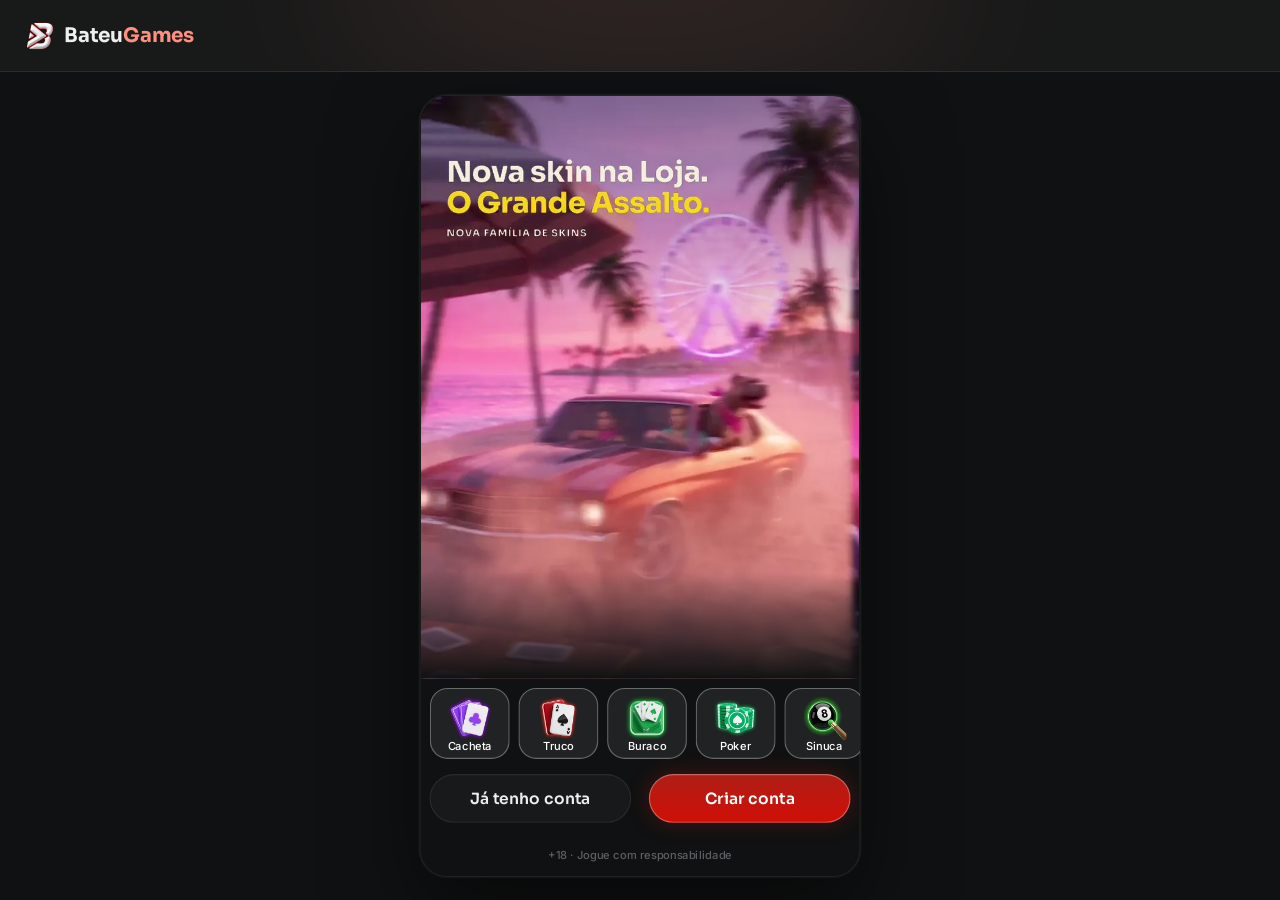
<file: index.html>
<!doctype html>
<html lang="pt-BR">
<head>
<meta charset="utf-8">
<meta name="viewport" content="width=device-width, initial-scale=1, viewport-fit=cover, user-scalable=no">
<meta name="robots" content="noindex, nofollow">
<meta name="theme-color" content="#141e2a">
<meta name="mobile-web-app-capable" content="yes">
<meta name="apple-mobile-web-app-capable" content="yes">
<meta name="apple-mobile-web-app-status-bar-style" content="black-translucent">
<title>Bateu Games · protótipo</title>
<link rel="icon" href="assets/ui/logo_icon.webp">
<link rel="preconnect" href="https://fonts.googleapis.com">
<link rel="preconnect" href="https://fonts.gstatic.com" crossorigin>
<link rel="stylesheet" href="https://fonts.googleapis.com/css2?family=Inter:wght@400;500;600;700&family=Sora:wght@600;700;800&display=swap">
<link rel="stylesheet" href="css/tokens.css?v=bateu-11261814">
<link rel="stylesheet" href="css/ui.css?v=bateu-11261814">
<link rel="stylesheet" href="css/screens.css?v=bateu-11261814">
<link rel="stylesheet" href="css/game.css?v=bateu-11261814">
<link rel="stylesheet" href="css/desk.css?v=bateu-11261814">
<link rel="stylesheet" href="css/missoes.css?v=bateu-11261814">
</head>
<body>
<svg width="0" height="0" style="position:absolute" aria-hidden="true">
  <defs><clipPath id="hexclip" clipPathUnits="objectBoundingBox"><path id="hexpath" d=""/></clipPath></defs>
  <symbol id="s-E" viewBox="0 0 16 20"><path d="M8 0C5 4 0 7.5 0 11.5C0 14 2 16 4.5 16C5.7 16 6.8 15.5 7.5 14.7C7.3 16.6 6.5 18.3 5 20H11C9.5 18.3 8.7 16.6 8.5 14.7C9.2 15.5 10.3 16 11.5 16C14 16 16 14 16 11.5C16 7.5 11 4 8 0Z"/></symbol>
  <symbol id="s-C" viewBox="0 0 20 18.4"><path d="M10 18.35L8.55 17.03C3.4 12.36 0 9.28 0 5.5C0 2.420 2.42 0 5.5 0C7.24 0 8.91 0.81 10 2.09C11.09 0.81 12.76 0 14.5 0C17.58 0 20 2.42 20 5.5C20 9.28 16.6 12.36 11.45 17.04L10 18.35Z"/></symbol>
  <symbol id="s-O" viewBox="0 0 15 20"><path d="M7.5 0L15 10L7.5 20L0 10L7.5 0Z"/></symbol>
  <symbol id="s-P" viewBox="0 0 18 18.5"><path d="M9 0C11.3 0 13.2 1.9 13.2 4.2C13.2 5 13 5.7 12.6 6.3C13 6.2 13.4 6.1 13.8 6.1C16.1 6.1 18 8 18 10.3C18 12.6 16.1 14.5 13.8 14.5C12.5 14.5 11.3 13.9 10.5 12.9C10.7 14.9 11.6 16.8 13.1 18.5H4.9C6.4 16.8 7.3 14.9 7.5 12.9C6.7 13.9 5.5 14.5 4.2 14.5C1.9 14.5 0 12.6 0 10.3C0 8 1.9 6.1 4.2 6.1C4.6 6.1 5 6.2 5.4 6.3C5 5.7 4.8 5 4.8 4.2C4.8 1.9 6.7 0 9 0Z"/></symbol>
  <symbol id="i-copy" viewBox="0 0 448 512"><path d="M208 0H332.1c12.7 0 24.9 5.1 33.9 14.1l67.9 67.9c9 9 14.1 21.2 14.1 33.9V336c0 26.5-21.5 48-48 48H208c-26.5 0-48-21.5-48-48V48c0-26.5 21.5-48 48-48zM48 128h80v64H64V448H256V416h64v48c0 26.5-21.5 48-48 48H48c-26.5 0-48-21.5-48-48V176c0-26.5 21.5-48 48-48z"/></symbol>
  <symbol id="i-share" viewBox="0 0 448 512"><path d="M352 224c53 0 96-43 96-96s-43-96-96-96s-96 43-96 96c0 4 .2 8 .7 11.9l-94.1 47C145.4 170.2 121.9 160 96 160c-53 0-96 43-96 96s43 96 96 96c25.9 0 49.4-10.2 66.6-26.9l94.1 47c-.5 3.9-.7 7.8-.7 11.9c0 53 43 96 96 96s96-43 96-96s-43-96-96-96c-25.9 0-49.4 10.2-66.6 26.9l-94.1-47c.5-3.9 .7-7.8 .7-11.9s-.2-8-.7-11.9l94.1-47C302.6 213.8 326.1 224 352 224z"/></symbol>
  <symbol id="i-wa" viewBox="0 0 448 512"><path d="M380.9 97.1C339 55.1 283.2 32 223.9 32c-122.4 0-222 99.6-222 222 0 39.1 10.2 77.3 29.6 111L0 480l117.7-30.9c32.4 17.7 68.9 27 106.1 27h.1c122.3 0 224.1-99.6 224.1-222 0-59.3-25.2-115-67.1-157zm-157 341.6c-33.2 0-65.7-8.9-94-25.7l-6.7-4-69.8 18.3L72 359.2l-4.4-7c-18.5-29.4-28.2-63.3-28.2-98.2 0-101.7 82.8-184.5 184.6-184.5 49.3 0 95.6 19.2 130.4 54.1 34.8 34.9 56.2 81.2 56.1 130.5 0 101.8-84.9 184.6-186.6 184.6zm101.2-138.2c-5.5-2.8-32.8-16.2-37.9-18-5.1-1.9-8.8-2.8-12.5 2.8-3.7 5.6-14.3 18-17.6 21.8-3.2 3.7-6.5 4.2-12 1.4-32.6-16.3-54-29.1-75.5-66-5.7-9.8 5.7-9.1 16.3-30.3 1.8-3.7.9-6.9-.5-9.7-1.4-2.8-12.5-30.1-17.1-41.2-4.5-10.8-9.1-9.3-12.5-9.5-3.2-.2-6.9-.2-10.6-.2-3.7 0-9.7 1.4-14.8 6.9-5.1 5.6-19.4 19-19.4 46.3 0 27.3 19.9 53.7 22.6 57.4 2.8 3.7 39.1 59.7 94.8 83.8 35.2 15.2 49 16.5 66.6 13.9 10.7-1.6 32.8-13.4 37.4-26.4 4.6-13 4.6-24.1 3.2-26.4-1.3-2.5-5-3.9-10.5-6.6z"/></symbol>
  <symbol id="i-pen" viewBox="0 0 512 512"><path d="M362.7 19.3L314.3 67.7 444.3 197.7l48.4-48.4c25-25 25-65.5 0-90.5L453.3 19.3c-25-25-65.5-25-90.5 0zm-71 71L58.6 323.5c-10.4 10.4-18 23.3-22.2 37.4L1 481.2C-1.5 489.7 .8 498.8 7 505s15.3 8.5 23.7 6.1l120.3-35.4c14.1-4.2 27-11.8 37.4-22.2L421.7 220.3 291.7 90.3z"/></symbol>
  <symbol id="i-plus" viewBox="0 0 448 512"><path d="M256 80c0-17.7-14.3-32-32-32s-32 14.3-32 32v144H48c-17.7 0-32 14.3-32 32s14.3 32 32 32h144v144c0 17.7 14.3 32 32 32s32-14.3 32-32V288h144c17.7 0 32-14.3 32-32s-14.3-32-32-32H256V80z"/></symbol>
  <symbol id="i-chev-l" viewBox="0 0 320 512"><path d="M9.4 233.4c-12.5 12.5-12.5 32.8 0 45.3l192 192c12.5 12.5 32.8 12.5 45.3 0s12.5-32.8 0-45.3L77.3 256 246.6 86.6c12.5-12.5 12.5-32.8 0-45.3s-32.8-12.5-45.3 0l-192 192z"/></symbol>
  <symbol id="i-chev-r" viewBox="0 0 320 512"><path d="M310.6 233.4c12.5 12.5 12.5 32.8 0 45.3l-192 192c-12.5 12.5-32.8 12.5-45.3 0s-12.5-32.8 0-45.3L242.7 256 73.4 86.6c-12.5-12.5-12.5-32.8 0-45.3s32.8-12.5 45.3 0l192 192z"/></symbol>
  <symbol id="i-chev-l-light" viewBox="0 0 320 512"><path d="M20.7 267.3c-6.2-6.2-6.2-16.4 0-22.6l192-192c6.2-6.2 16.4-6.2 22.6 0s6.2 16.4 0 22.6L54.6 256 235.3 436.7c6.2 6.2 6.2 16.4 0 22.6s-16.4 6.2-22.6 0l-192-192z"/></symbol>
  <symbol id="i-chev-r-light" viewBox="0 0 320 512"><path d="M299.3 244.7c6.2 6.2 6.2 16.4 0 22.6l-192 192c-6.2 6.2-16.4 6.2-22.6 0s-6.2-16.4 0-22.6L265.4 256 84.7 75.3c-6.2-6.2-6.2-16.4 0-22.6s16.4-6.2 22.6 0l192 192z"/></symbol>
  <symbol id="i-x" viewBox="0 0 384 512"><path d="M324.5 411.1c6.2 6.2 16.4 6.2 22.6 0s6.2-16.4 0-22.6L214.6 256 347.1 123.5c6.2-6.2 6.2-16.4 0-22.6s-16.4-6.2-22.6 0L192 233.4 59.5 100.9c-6.2-6.2-16.4-6.2-22.6 0s-6.2 16.4 0 22.6L169.4 256 36.9 388.5c-6.2 6.2-6.2 16.4 0 22.6s16.4 6.2 22.6 0L192 278.6 324.5 411.1z"/></symbol>
  <symbol id="i-search" viewBox="0 0 512 512"><path d="M384 208A176 176 0 1 0 32 208a176 176 0 1 0 352 0zM343.3 366C307 397.2 259.7 416 208 416C93.1 416 0 322.9 0 208S93.1 0 208 0S416 93.1 416 208c0 51.7-18.8 99-50 135.3L507.3 484.7c6.2 6.2 6.2 16.4 0 22.6s-16.4 6.2-22.6 0L343.3 366z"/></symbol>
  <symbol id="i-check" viewBox="0 0 512 512"><path d="M256 512A256 256 0 1 0 256 0a256 256 0 1 0 0 512zM369 209L241 337c-9.4 9.4-24.6 9.4-33.9 0l-64-64c-9.4-9.4-9.4-24.6 0-33.9s24.6-9.4 33.9 0l47 47L335 175c9.4-9.4 24.6-9.4 33.9 0s9.4 24.6 0 33.9z"/></symbol>
  <symbol id="i-eye" viewBox="0 0 576 512"><path d="M288 32c-80.8 0-145.5 36.8-192.6 80.6C48.6 156 17.3 208 2.5 243.7c-3.3 7.9-3.3 16.7 0 24.6C17.3 304 48.6 356 95.4 399.4C142.5 443.2 207.2 480 288 480s145.5-36.8 192.6-80.6c46.8-43.5 78.1-95.4 93-131.1c3.3-7.9 3.3-16.7 0-24.6c-14.9-35.7-46.2-87.7-93-131.1C433.5 68.8 368.8 32 288 32zM144 256a144 144 0 1 1 288 0 144 144 0 1 1 -288 0zm144-64c0 35.3-28.7 64-64 64c-7.1 0-13.9-1.2-20.3-3.3c-5.5-1.8-11.9 1.6-11.7 7.4c.3 6.9 1.3 13.8 3.2 20.7c13.7 51.2 66.4 81.6 117.6 67.9s81.6-66.4 67.9-117.6c-11.1-41.5-47.8-69.4-88.6-71.1c-5.8-.2-9.2 6.1-7.4 11.7c2.1 6.4 3.3 13.2 3.3 20.3z"/></symbol>
  <symbol id="i-send" viewBox="0 0 512 512"><path d="M498.1 5.6c10.1 7 15.4 19.1 13.5 31.2l-64 416c-1.5 9.7-7.4 18.2-16 23s-18.9 5.4-28 1.6L284 427.7l-68.5 74.1c-8.9 9.7-22.9 12.9-35.2 8.1S160 493.2 160 480V396.4c0-4 1.5-7.8 4.2-10.7L331.8 202.8c5.8-6.3 5.6-16-.4-22s-15.7-6.4-22-.7L106 360.8 17.7 316.6C7.1 311.3 .3 300.7 0 288.9s5.9-22.8 16.1-28.7l448-256c10.7-6.1 23.9-5.5 34 1.4z"/></symbol>
  <symbol id="i-star" viewBox="0 0 576 512"><path d="M316.9 18C311.6 7 300.4 0 288.1 0s-23.4 7-28.8 18L195 150.3 51.4 171.5c-12 1.8-22 10.2-25.7 21.7s-.7 24.2 7.9 32.7L137.8 329 113.2 474.7c-2 12 3 24.2 12.9 31.3s23 8 33.8 2.3l128.3-68.5 128.3 68.5c10.8 5.7 23.9 4.9 33.8-2.3s14.9-19.3 12.9-31.3L438.5 329 542.7 225.9c8.6-8.5 11.7-21.2 7.9-32.7s-13.7-19.9-25.7-21.7L381.2 150.3 316.9 18z"/></symbol>
  <symbol id="i-star-o" viewBox="0 0 576 512"><path d="M287.9 0c9.2 0 17.6 5.2 21.6 13.5l68.6 141.3 153.2 22.6c9 1.3 16.5 7.6 19.3 16.3s.5 18.1-5.9 24.5L433.6 328.4l26.2 155.6c1.5 9-2.2 18.1-9.7 23.5s-17.3 6-25.3 1.7l-137-73.2L151 509.1c-8.1 4.3-17.9 3.7-25.3-1.7s-11.2-14.5-9.7-23.5l26.2-155.6L31.1 218.2c-6.5-6.4-8.7-15.9-5.9-24.5s10.3-14.9 19.3-16.3l153.2-22.6L266.3 13.5C270.4 5.2 278.7 0 287.9 0zm0 79L235.4 187.2c-3.5 7.1-10.2 12.1-18.1 13.3L99 217.9 184.9 303c5.5 5.5 8.1 13.3 6.8 21L171.4 443.7l105.2-56.2c7.1-3.8 15.6-3.7 22.6 0l105.2 56.2L384.2 324.1c-1.3-7.7 1.2-15.5 6.8-21l85.9-85.1L358.6 200.5c-7.8-1.2-14.6-6.1-18.1-13.3L287.9 79z"/></symbol>
</svg>

<!-- desktop (js/desk.js): header largo, menu e chat ao vivo em volta da coluna 9:16 -->
<header class="dkh" id="dkh"></header>
<aside class="dkl" id="dkl" aria-label="Menu"></aside>
<aside class="dkr" id="dkr" aria-label="Chat ao vivo"></aside>

<div class="stage-wrap"><div class="phone" id="phone">
  <div class="status" aria-hidden="true"><span>9:41</span><span class="island"></span>
    <span class="icons"><svg width="18" height="12" viewBox="0 0 18 12" fill="#fff"><rect x="0" y="8" width="3" height="4" rx="1"/><rect x="5" y="5.5" width="3" height="6.5" rx="1"/><rect x="10" y="3" width="3" height="9" rx="1"/><rect x="15" y="0" width="3" height="12" rx="1"/></svg><svg width="16" height="12" viewBox="0 0 16 12" fill="#fff"><path d="M8 2.2c2.3 0 4.4.9 6 2.4l1.1-1.1A10 10 0 0 0 8 .6 10 10 0 0 0 .9 3.5L2 4.6a8.4 8.4 0 0 1 6-2.4zm0 3.3c1.4 0 2.7.5 3.7 1.4l1.1-1.1A7 7 0 0 0 8 3.9a7 7 0 0 0-4.8 1.9l1.1 1.1c1-.9 2.3-1.4 3.7-1.4zm0 3.3c.6 0 1.1.2 1.5.6L8 11 6.5 9.4c.4-.4.9-.6 1.5-.6z"/></svg><svg width="27" height="13" viewBox="0 0 27 13" fill="none"><rect x=".5" y=".5" width="23" height="12" rx="3.5" stroke="#fff" opacity=".4"/><rect x="2" y="2" width="20" height="9" rx="2" fill="#fff"/><rect x="25" y="4.5" width="1.6" height="4" rx=".8" fill="#fff" opacity=".4"/></svg></span>
  </div>
  <div class="app" id="app">
    <!-- telas do app (renderizadas pelo js/screens.js) -->
    <section class="scr" id="view"></section>

    <!-- tela de jogo: os motores (js/games.js) desenham dentro dela -->
    <section class="scr game-scr" id="scr-game" hidden>
      <header class="hud" id="hud"></header>
      <div class="jogo" id="jogo"><div class="board" id="board"></div></div>
      <nav class="mnav" id="mnav">
        <button data-g="voltar"><span class="back"><svg><use href="#i-chev-l-light"/></svg></span><span>Voltar</span></button>
        <button data-g="chat"><img class="ic" src="assets/icons/chat.webp" alt=""><span>Chat</span></button>
        <button data-g="mesa"><img class="ic" src="assets/icons/friends.webp" alt=""><span>Mesa</span></button>
        <button data-g="voz"><img class="ic" id="micIco" src="assets/icons/microphone-off.webp" alt=""><span>Voz</span></button>
        <button data-g="ajustes"><img class="ic" src="assets/icons/gear.webp" alt=""><span>Ajustes</span></button>
      </nav>
    </section>

    <div class="toast" id="toast"><span class="hint-pill" id="toastTxt"></span></div>
    <div id="sheet"></div>
    <div id="overlay"></div>
  </div>
</div></div>

<script src="js/core.js?v=bateu-11261814"></script>
<script src="js/ui.js?v=bateu-11261814"></script>
<script src="js/screens.js?v=bateu-11261814"></script>
<script src="js/loja.js?v=bateu-11261814"></script>
<script src="js/social.js?v=bateu-11261814"></script>
<script src="js/torneios.js?v=bateu-11261814"></script>
<script src="js/sala.js?v=bateu-11261814"></script>
<script src="js/missoes.js?v=bateu-11261814"></script>
<script src="js/games.js?v=bateu-11261814"></script>
<script src="js/sinuca.js?v=bateu-11261814"></script>
<script src="js/desk.js?v=bateu-11261814"></script>
<script src="js/boot.js?v=bateu-11261814"></script>
</body>
</html>
</file>
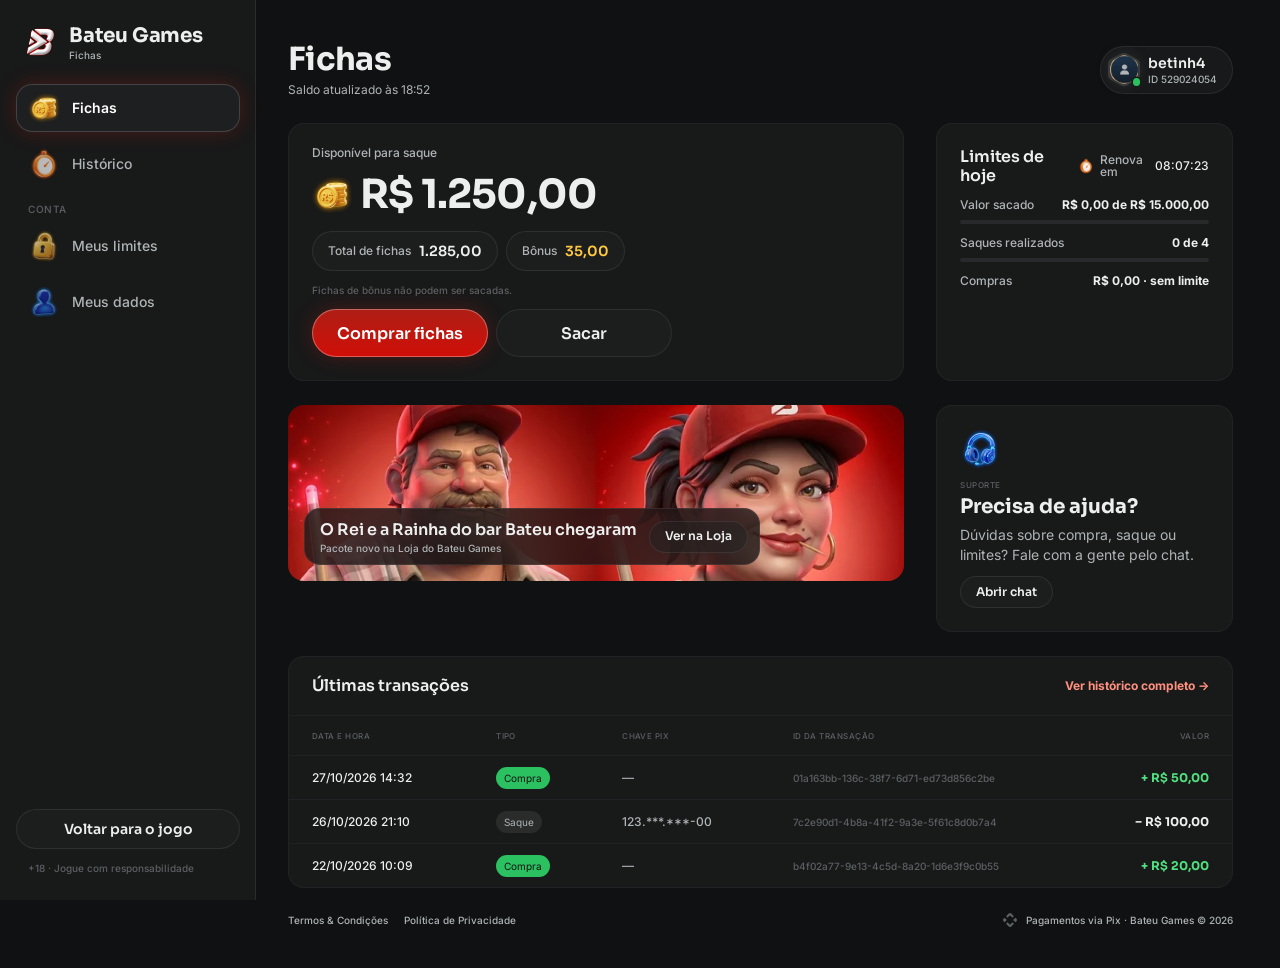
<file: fichas/index.html>
<!doctype html>
<html lang="pt-BR">
<head>
<meta charset="utf-8">
<meta name="viewport" content="width=device-width, initial-scale=1, viewport-fit=cover">
<meta name="robots" content="noindex, nofollow">
<meta name="theme-color" content="#101112">
<title>Fichas · Bateu Games</title>
<link rel="icon" href="../assets/ui/logo_icon.webp">
<link rel="preconnect" href="https://fonts.googleapis.com">
<link rel="preconnect" href="https://fonts.gstatic.com" crossorigin>
<link rel="stylesheet" href="https://fonts.googleapis.com/css2?family=Inter:wght@400;500;600;700&family=Sora:wght@600;700;800&display=swap">
<link rel="stylesheet" href="../css/tokens.css?v=20261119a">
<link rel="stylesheet" href="../css/ui.css?v=20261119a">
<link rel="stylesheet" href="fichas.css?v=20261119a">
</head>
<body>
<svg width="0" height="0" style="position:absolute" aria-hidden="true">
  <defs><clipPath id="hexclip" clipPathUnits="objectBoundingBox"><path id="hexpath" d=""/></clipPath></defs>
  <symbol id="i-chev-l-light" viewBox="0 0 320 512"><path d="M20.7 267.3c-6.2-6.2-6.2-16.4 0-22.6l192-192c6.2-6.2 16.4-6.2 22.6 0s6.2 16.4 0 22.6L54.6 256 235.3 436.7c6.2 6.2 6.2 16.4 0 22.6s-16.4 6.2-22.6 0l-192-192z"/></symbol>
  <symbol id="i-x" viewBox="0 0 384 512"><path d="M324.5 411.1c6.2 6.2 16.4 6.2 22.6 0s6.2-16.4 0-22.6L214.6 256 347.1 123.5c6.2-6.2 6.2-16.4 0-22.6s-16.4-6.2-22.6 0L192 233.4 59.5 100.9c-6.2-6.2-16.4-6.2-22.6 0s-6.2 16.4 0 22.6L169.4 256 36.9 388.5c-6.2 6.2-6.2 16.4 0 22.6s16.4 6.2 22.6 0L192 278.6 324.5 411.1z"/></symbol>
  <symbol id="i-check" viewBox="0 0 448 512"><path d="M438.6 105.4c12.5 12.5 12.5 32.8 0 45.3l-256 256c-12.5 12.5-32.8 12.5-45.3 0l-128-128c-12.5-12.5-12.5-32.8 0-45.3s32.8-12.5 45.3 0L160 338.7 393.4 105.4c12.5-12.5 32.8-12.5 45.3 0z"/></symbol>
  <symbol id="i-copy" viewBox="0 0 448 512"><path d="M208 0H332.1c12.7 0 24.9 5.1 33.9 14.1l67.9 67.9c9 9 14.1 21.2 14.1 33.9V336c0 26.5-21.5 48-48 48H208c-26.5 0-48-21.5-48-48V48c0-26.5 21.5-48 48-48zM48 128h80v64H64V448H256V416h64v48c0 26.5-21.5 48-48 48H48c-26.5 0-48-21.5-48-48V176c0-26.5 21.5-48 48-48z"/></symbol>
  <symbol id="i-pix" viewBox="0 0 24 24"><path d="M6.1 6.3 10.1 2.3a2.7 2.7 0 0 1 3.8 0l4 4-2.3 2.3-2.9-2.9a1 1 0 0 0-1.4 0L8.4 8.6 6.1 6.3zm11.8 11.4-4 4a2.7 2.7 0 0 1-3.8 0l-4-4 2.3-2.3 2.9 2.9a1 1 0 0 0 1.4 0l2.9-2.9 2.3 2.3zM2.3 10.1l1.6-1.6L7.4 12l-3.5 3.5-1.6-1.6a2.7 2.7 0 0 1 0-3.8zm19.4 0a2.7 2.7 0 0 1 0 3.8l-1.6 1.6-3.5-3.5 3.5-3.5 1.6 1.6z"/></symbol>
</svg>

<div class="fx">
  <aside class="side" id="side" aria-label="Menu"></aside>
  <div class="main">
    <header class="mtop" id="mtop"></header>
    <main class="page" id="page"></main>
    <footer class="foot" id="foot"></footer>
  </div>
</div>
<div class="veil" id="veil" hidden><section class="drawer" id="drawer" role="dialog" aria-modal="true"></section></div>
<div class="toast" id="toast"><span class="hint-pill" id="toastTxt"></span></div>

<script src="fichas.js?v=20261119a"></script>
</body>
</html>
</file>
<file: css/tokens.css>
/* Bateu Games · tokens do DS EstrelaGames (Rjx31bgpOt4m1U8DVKyWtd · modo Bateu Games), valores resolvidos 1:1 */
:root{
  color-scheme: dark;
  /* background */
  --bg-default:#101112; --bg-subtle:#181919; --bg-strong:#212223; --bg-raised:#28292a; --bg-inset:#010101; --bg-highlight:#ffffff14; --bg-chrome:#181919; --bg-divider:#28292a; --bg-band:#00000052;
  --bga-default-50:#10111280; --bga-default-75:#101112bf; --bga-subtle-50:#18191980; --bga-subtle-75:#181919bf;
  --bga-strong-25:#21222340; --bga-strong-50:#21222380; --bga-strong-75:#212223bf;
  --bga-secondary-16:#ff907f29; --bga-secondary-32:#ff907f52; --bga-accent-12:#ffc8411f;
  /* border */
  --border-muted:#ffffff14; --border-default:#212223; --border-strong:#383a3b; --border-focus:#ad1e15;
  --border-hl-top:#ffffff29; --border-gold-top:#ffcdc3e5; --border-gold-bottom:#ad1e155c;
  /* text */
  --text-default:#edeeee; --text-muted:#b0b4b6; --text-link:#ff907f; --text-subtle:#5d6062; --text-disabled:#454849;
  --text-brand:#ff907f; --text-success:#52de7e; --text-error:#ff6b6e; --text-prize:#ffc841;
  --text-on-color:#ffffff; --text-on-color-muted:#ffffffd9; --text-on-color-subtle:#ffffffb2; --text-on-light:#101112;
  /* system */
  --sys-info:#cc0200; --sys-success:#2cc160; --sys-success-strong:#8cf0a9; --sys-warning:#ffbe2e; --sys-error:#ef4452;
  --sysa-success-25:#2cc16040; --sysa-error-25:#ef445240; --sysa-info-25:#3b74f540;
  --notification-error:#ef4452;
  /* effects */
  --hl-subtle:#ffffff29; --hl:#ffffff52; --hl-strong:#ffffff7a;
  --shadow-faint:#0000001f; --shadow-subtle:#0000003d; --shadow:#00000066; --shadow-strong:#00000080;
  --glow-info:#ad1e1552; --glow-accent:#ffbe2e52; --glow-success:#52de7ea3; --glow-gold:#ff907f52; --glow-blue:#ff907f; --glow-red:#ff6b6e;
  /* surfaces */
  --surface-card-top:#181919; --surface-card-bottom:#101112; --surface-elevated-top:#28292a; --surface-elevated-bottom:#181919;
  /* buttons */
  --btn-primary-top:#ad1e15; --btn-primary-bg:#d00f08; --btn-secondary-border:#cc0200;
  --btn-disabled-top:#28292a; --btn-disabled-bg:#28292a; --btn-disabled-text:#454849;
  /* tabs */
  --tab-default-text:#b0b4b6; --tab-container:#212223; --input-border:#212223;
  --tab-padrao:#ad1e15; --tab-padrao-tint:#ad1e153d; --tab-rosa:#e93d82; --tab-rosa-tint:#e93d823d;
  /* games */
  --game-truco:#e5484d; --game-paulista:#3b74f5; --game-cacheta:#8752f2; --game-tranca:#2cc160; --game-buraco:#1f9a4a;
  --game-poker:#0fa968; --game-sinuca:#2fa35a; --game-todos:#cc0200; --game-domino:#14b8a6; --game-dama:#f76b15; --game-xadrez:#5b6cff;
  --game-paulista-tint:#3b74f53d; --game-truco-tint:#e5484d3d; --game-cacheta-tint:#8752f23d; --game-buraco-tint:#1f9a4a3d; --game-poker-tint:#0fa9683d; --game-sinuca-tint:#2fa35a3d;
  /* crew */
  --crew-engenheiro:#4fb3ff; --crew-comandante:#f5c542; --crew-piloto:#ff5a36; --crew-navegador:#e86bff; --crew-explorador:#4dffb8;
  --crew-bar:#ff9f43; --crew-reis:#34d399; --crew-nobru:#3d8bff; --crew-inhui:#ff4fb0;
  /* famílias da página Skins (mesma cor da chamada do Truco) */
  --crew-laje:#ff7f50; --crew-portaria:#3ddc84; --crew-live:#b45cff; --crew-feira:#ffa62b; --crew-navalha:#ff4fb0; --crew-varzea:#5be37d; --crew-oficina:#3db8ff; --crew-posto:#ff3b4a; --crew-fliper:#a45cff; --crew-grau:#4fa3ff; --crew-palpite:#f2b233; --crew-assalto:#ff4fa3;
  /* stake / table */
  --stake-padrao-top:#850000; --stake-padrao-bottom:#450402; --stake-iniciante-top:#1f9a4a; --stake-iniciante-bottom:#1f502c;
  --table-card-top:#1f5a4a; --table-card-bottom:#0f2e2a; --table-stake:#ffc841;
  --plus-bg:#52de7e; --plus-icon:#101112;
  --btn-success-top:#52de7e; --btn-success-bg:#1f9a4a; /* DS button-glass ☰ Type=Success (Comprar) */
  /* cards */
  --card-face:#ffffff; --card-border:#9ea2a4; --suit-red:#c72c3d; --suit-black:#141922; --back-top:#a20c06; --back-bottom:#5e0000;
  /* seat timer */
  --seat-timer-track:#ffffff1f; --seat-timer:#cc0200;
  /* type */
  --f-display:"Sora", "Inter", system-ui, sans-serif;
  --f-ui:"Inter", system-ui, -apple-system, sans-serif;
  --f-call:"Industry", "Sora", sans-serif;
  /* marca · Bateu Games (sobrescreve) */
  --back-top:#710000; --back-bottom:#23110e; --btn-primary-text:#ffffff; --crew-nobru:#CC0200; --crew-inhui:#CC0200; --crew-rainhabateu:#FF907F;
}
/* estilos de texto do DS */
.t-d3xl{font:700 64px/1.2 var(--f-display);letter-spacing:-.02em}
.t-d2xl{font:700 48px/1.2 var(--f-display);letter-spacing:-.02em}
.t-dxl{font:700 40px/1.2 var(--f-display);letter-spacing:-.02em}
.t-dl{font:700 32px/1.2 var(--f-display);letter-spacing:-.02em}
.t-dm{font:700 24px/1.2 var(--f-display);letter-spacing:-.01em}
.t-ds{font:700 20px/1.2 var(--f-display);letter-spacing:-.01em}
.t-dxs{font:600 16px/1.2 var(--f-display)}
.t-d2xs{font:600 14px/1.2 var(--f-display)}
.t-d3xs{font:600 12px/1.2 var(--f-display)}
.t-hm{font:700 20px/1.2 var(--f-ui)}
.t-ll{font:500 16px/1 var(--f-ui)} .t-lm{font:500 14px/1 var(--f-ui)} .t-ls{font:500 12px/1 var(--f-ui)} .t-lxs{font:500 10px/1 var(--f-ui)} .t-l2xs{font:500 8px/1 var(--f-ui)}
.t-link{font:700 12px/1.5 var(--f-ui)}
.t-p2xl{font:400 20px/1.5 var(--f-ui)} .t-pm{font:400 14px/1.5 var(--f-ui)} .t-ps{font:400 12px/1.5 var(--f-ui)}
</file>
<file: css/ui.css>
/* EstrelaGames · base + componentes do DS (Apple Gamer Style · Glass). Medidas 1:1 com o Figma (frame 375). */
*{box-sizing:border-box}
html,body{height:100%;margin:0}
body{background:#05080c;color:var(--text-default);font-family:var(--f-ui);-webkit-font-smoothing:antialiased;overflow:hidden;-webkit-text-size-adjust:100%}
button{font:inherit;color:inherit;border:0;background:none;padding:0;margin:0;cursor:pointer;-webkit-tap-highlight-color:transparent;text-align:inherit}
button:focus-visible,[role="button"]:focus-visible{outline:2px solid var(--border-focus);outline-offset:2px}
/* cards clicáveis são div[role=button]: o WebKit (iPhone) não estica os filhos de um <button> com flex */
[role="button"]{cursor:pointer;-webkit-tap-highlight-color:transparent;-webkit-user-select:none;user-select:none;outline:0}
input{font:inherit;color:inherit;border:0;background:none;outline:0;padding:0;margin:0;min-width:0}
img,video{display:block;max-width:100%;user-select:none;-webkit-user-drag:none}
video::-webkit-media-controls,video::-webkit-media-controls-start-playback-button,video::-webkit-media-controls-overlay-play-button{display:none!important;-webkit-appearance:none} /* sem botão de play: os vídeos são fundo */
svg{display:block}
[hidden]{display:none!important}
.ic{flex:none;object-fit:contain;pointer-events:none}

/* ---------- aparelho ---------- */
.stage-wrap{position:fixed;inset:0;display:flex;align-items:center;justify-content:center}
.phone{position:relative;width:375px;height:812px;background:var(--bg-subtle);overflow:hidden;border-radius:48px;box-shadow:0 0 0 10px #0c1016,0 0 0 11px #2a3340,0 40px 80px rgba(0,0,0,.6);transform-origin:center;display:flex;flex-direction:column}
.status{position:relative;flex:none;height:44px;display:flex;align-items:center;justify-content:space-between;padding:0 26px 0 32px;font:600 15px/1 var(--f-ui);background:var(--bg-subtle);z-index:60;pointer-events:none}
.status .island{position:absolute;left:50%;top:10px;width:118px;height:32px;margin-left:-59px;border-radius:20px;background:#000}
.status .icons{display:flex;gap:6px;align-items:center}
.app{position:relative;flex:1;min-height:0;overflow:hidden}
@media (max-width:520px){
  .phone{width:100vw;height:100vh;height:100dvh;border-radius:0;box-shadow:none;transform:none!important}
  .status{display:none}
  .app{padding-top:env(safe-area-inset-top,0px)}
}
.scr{position:absolute;inset:0;display:flex;flex-direction:column;background:var(--bg-subtle);overflow:hidden}
.app>.scr{top:env(safe-area-inset-top,0px)}
@media (min-width:521px){.app>.scr{top:0}}
.scroll{flex:1;min-height:0;overflow-y:auto;overflow-x:hidden;-webkit-overflow-scrolling:touch;scrollbar-width:none;overscroll-behavior:contain}
.scroll::-webkit-scrollbar,.hscroll::-webkit-scrollbar{display:none}
/* linha com rolagem lateral: sem clip, sangra até a borda da tela (regra Oct 26) */
.hscroll{display:flex;overflow-x:auto;overflow-y:visible;scrollbar-width:none;margin:0 -8px;padding:0 8px;scroll-padding:0 8px;-webkit-overflow-scrolling:touch}

/* ---------- ícones 3D ---------- */
.i16{width:16px;height:16px}.i20{width:20px;height:20px}.i24{width:24px;height:24px}.i28{width:28px;height:28px}.i32{width:32px;height:32px}.i36{width:36px;height:36px}.i40{width:40px;height:40px}.i48{width:48px;height:48px}

/* ---------- header-game (Mobile · Glass) ---------- */
.hdr{position:relative;flex:none;height:64px;display:flex;align-items:center;gap:4px;padding:8px 12px;background:var(--bg-subtle);overflow:hidden;z-index:20}
.hdr::before{content:"";position:absolute;left:48px;top:-70px;width:280px;height:140px;border-radius:50%;background:var(--glow-blue);filter:blur(60px);opacity:.15;pointer-events:none}
.hdr .side{position:relative;flex:1;min-width:0;display:flex;align-items:center;gap:4px}
.hdr .logo{width:24px;height:36px;display:grid;place-items:center;flex:none}
.hdr .logo img{width:25px;height:24px}
.cpill{flex:1;min-width:0;height:34px;display:flex;align-items:center;gap:2px;padding:4px;border-radius:999px;background:linear-gradient(90deg,#52de7e1a,#21222306),var(--bga-strong-50);box-shadow:inset 0 0 0 1px var(--border-muted);overflow:hidden}
.cpill.bonus{padding:4px 8px 4px 4px;background:linear-gradient(90deg,#21222306,#ffc8411a),var(--bga-strong-50)}
.cpill .ic{width:24px;height:24px}
.cpill .t{flex:1;min-width:0;display:flex;flex-direction:column;gap:2px;text-align:left}
.cpill .t small{font:500 8px/1 var(--f-ui);color:var(--text-muted)}
.cpill .t b{font:700 12px/10px var(--f-ui);color:var(--text-default);white-space:nowrap;overflow:hidden;text-overflow:ellipsis}
.cpill.bonus .t b{color:var(--text-prize)}
.cpill .plus{width:20px;height:20px;border-radius:10px;background:var(--plus-bg);display:grid;place-items:center;flex:none}
.cpill .plus svg{width:12px;height:12px;fill:var(--plus-icon)}
/* saldo com seta: abre o dropdown (DS header-game ◉ Expanded) */
.cpill .chev{width:20px;height:20px;display:grid;place-items:center;flex:none}
.cpill .chev svg{width:10px;height:10px;fill:var(--text-muted);transform:rotate(90deg);transition:transform .2s}
.cpill.open{box-shadow:inset 0 0 0 1px var(--border-strong)} .cpill.open .chev svg{transform:rotate(-90deg)}
.hdr .hbuy{flex:1;min-width:0}
/* dropdown do saldo (DS balance-panel) · celular: preso embaixo do header */
.baldrop{position:absolute;left:0;right:0;top:64px;bottom:0;z-index:45;background:var(--bga-default-75);animation:fade .15s both}
.balp{display:flex;flex-direction:column;gap:16px;max-height:100%;overflow:auto;padding:16px 16px 24px;background:var(--bg-subtle);border-radius:0 0 24px 24px;box-shadow:inset 0 -1px 0 var(--hl-subtle),0 16px 40px rgba(0,0,0,.4);animation:balIn .22s cubic-bezier(.2,.8,.2,1) both}
@keyframes balIn{from{transform:translateY(-12px);opacity:0}}
.balp .top{display:flex;justify-content:space-between;align-items:center}
.balp .top small{font:500 12px/1.2 var(--f-ui);color:var(--text-muted)}
.balp .tv{display:flex;align-items:center;gap:4px}
.balp .eye,.balp .x{display:grid;place-items:center;width:28px;height:28px}
.balp .eye svg{width:20px;height:20px;fill:var(--text-muted)}
.balp .x svg{width:12px;height:12px;fill:var(--text-muted);transform:rotate(-90deg)}
.balp .rows{display:flex;flex-direction:column;gap:12px}
.balp .kv{display:flex;justify-content:space-between;gap:12px;font:400 14px/1.4 var(--f-ui);color:var(--text-muted)}
.balp .kv b{font-weight:400;color:var(--text-default);font-variant-numeric:tabular-nums;text-align:right}
.balp hr{border:0;height:1px;background:var(--border-muted);margin:0}
.balp .acts{display:flex;gap:12px} .balp .acts .btn{flex:1}
/* Bônus Fidelidade (DS _loyalty-bonus): Resgatar quando tem valor · Juntando com a seta que abre as regras */
.fid{display:flex;flex-direction:column;gap:12px;padding:8px 12px 8px 8px;border-radius:24px;background:var(--bga-strong-50);box-shadow:inset 0 0 0 1px var(--border-muted)}
.fid.ready{flex-direction:row;align-items:center;gap:8px}
.fid .ic{width:28px;height:28px;flex:none}
.fid .t{flex:1;min-width:0;display:flex;flex-direction:column;gap:2px;text-align:left}
.fid .t b{font:400 14px/1.3 var(--f-ui);color:var(--text-default)}
.fid .t small{font:500 10px/1.2 var(--f-ui);color:var(--text-muted)}
.fid .v{font:400 14px/1 var(--f-ui);font-variant-numeric:tabular-nums}
.fid .row{display:flex;align-items:center;gap:8px;width:100%}
.fid .chev{width:20px;height:20px;display:grid;place-items:center;flex:none}
.fid .chev svg{width:10px;height:10px;fill:var(--text-muted);transform:rotate(90deg);transition:transform .2s}
.fid.open{border-radius:16px;padding:8px 12px 12px 8px} .fid.open .chev svg{transform:rotate(-90deg)}
.fid .more{display:flex;flex-direction:column;gap:12px}
.fid .wk{display:flex;flex-direction:column;gap:4px;padding:12px;border-radius:12px;background:var(--bga-default-50);box-shadow:inset 0 0 0 1px var(--border-muted)}
.fid .wk small{font:500 12px/1.2 var(--f-ui);color:var(--text-muted)}
.fid .wk b{font:700 20px/1.2 var(--f-display);color:var(--text-prize);font-variant-numeric:tabular-nums}
.fid p{margin:0;font:400 12px/1.5 var(--f-ui);color:var(--text-muted)}
.fid .kv{font-size:12px}
.hbell{position:relative;width:36px;height:36px;border-radius:18px;background:var(--bga-strong-50);box-shadow:inset 0 0 0 1px var(--border-muted);display:grid;place-items:center;flex:none}
.hbell .ic{width:28px;height:28px}
.hbell i{position:absolute;left:28px;top:0;width:8px;height:8px;border-radius:50%;background:var(--notification-error)}
.hbell i[hidden]{display:none}

/* ---------- header-avatar (hexágono com borda da tripulação) ---------- */
.hav{position:relative;display:inline-block;flex:none;width:var(--w,44px);height:var(--h,48px)}
.hav .gl{position:absolute;left:-4.5%;top:0;width:109%;aspect-ratio:1;border-radius:50%;background:var(--cc);filter:blur(calc(var(--w,44px) * .16));opacity:.45;pointer-events:none}
.hav .hx{position:absolute;inset:0;-webkit-clip-path:url(#hexclip);clip-path:url(#hexclip);background:var(--cc)}
.hav .hx img{position:absolute;inset:2px;width:calc(100% - 4px);height:calc(100% - 4px);object-fit:cover;object-position:center top;-webkit-clip-path:url(#hexclip);clip-path:url(#hexclip);background:var(--bg-raised)}
.hav .on{position:absolute;left:77%;top:75%;width:23%;aspect-ratio:1;border-radius:50%;background:var(--sys-success);box-shadow:0 0 0 1.5px var(--bg-subtle)}
.hav.xs{--w:24px;--h:26px}.hav.s{--w:32px;--h:35px}.hav.m{--w:44px;--h:48px}.hav.l{--w:56px;--h:60px}
.hav.xs .hx img,.hav.s .hx img{inset:1.5px;width:calc(100% - 3px);height:calc(100% - 3px)}
.hav.empty{height:var(--w)}
.hav.empty .av0{position:absolute;inset:4.5%;width:91%;height:91%}
.hav.empty .add{position:absolute;left:63.6%;top:63.6%;width:27.3%;height:27.3%;border-radius:50%;background:var(--plus-bg);box-shadow:0 0 0 1.2px var(--bg-subtle);display:grid;place-items:center}
.hav.empty .add svg{width:58%;height:58%;fill:var(--plus-icon)}

/* ---------- avatar circular (avatar-estrela-games) ---------- */
.av{position:relative;display:inline-block;vertical-align:middle;flex:none;width:var(--s,48px);height:var(--s,48px);border-radius:50%;background:linear-gradient(180deg,var(--surface-elevated-top),var(--surface-elevated-bottom));box-shadow:inset 0 0 0 var(--bw,2px) #ffffff29}
.av img{position:absolute;inset:var(--bw,2px);width:calc(100% - 2*var(--bw,2px));height:calc(100% - 2*var(--bw,2px));border-radius:50%;object-fit:cover;object-position:center top}
.av.s{--s:32px;--bw:1px}.av.m{--s:48px;--bw:2px}.av.l{--s:80px;--bw:3px}.av.xl{--s:120px;--bw:4px}
.av .lvl{position:absolute;left:50%;bottom:-4px;transform:translateX(-50%);padding:1px 6px;border-radius:999px;background:var(--bg-raised);box-shadow:0 0 0 2px var(--bg-default);font:600 12px/14px var(--f-display);white-space:nowrap}
.av.empty .ph{position:absolute;inset:25%;width:50%;height:50%;fill:#ffffff52}
.av .addb{position:absolute;left:63.3%;top:63.3%;width:36.7%;height:36.7%;border-radius:50%;background:var(--plus-bg);display:grid;place-items:center;box-shadow:0 0 0 3px var(--bg-subtle)}
.av .addb svg{width:50%;height:50%;fill:#fff}

/* ---------- navbar-glass ---------- */
.nav{position:absolute;left:16px;right:16px;bottom:calc(12px + env(safe-area-inset-bottom,0px));height:64px;display:flex;align-items:stretch;padding:4px;border-radius:24px;background:var(--bga-strong-75);box-shadow:inset 0 0 0 1px var(--border-muted);-webkit-backdrop-filter:blur(24px);backdrop-filter:blur(24px);z-index:30}
.nav>button{position:relative;flex:1;min-width:0;display:flex;flex-direction:column;align-items:center;justify-content:center;border-radius:20px}
.nav>button .ic{width:32px;height:32px;opacity:.75}
.nav>button>span{font:500 10px/1 var(--f-ui);color:var(--text-subtle);white-space:nowrap}
.nav>button.on{flex:none;width:104px;justify-content:flex-end;gap:2px;padding-bottom:6px;background:var(--bga-secondary-16);box-shadow:inset 0 0 0 1px var(--hl-subtle),0 0 20px var(--glow-info)}
.nav>button.on .ic{position:absolute;left:28px;top:-14px;width:48px;height:48px;opacity:1}
.nav>button.on .lr{width:100%;display:flex;align-items:center;justify-content:space-between;padding:0 8px}
.nav>button.on .lr span{font:500 10px/1 var(--f-ui);color:var(--text-on-color)}
.nav .lr i{width:16px;height:16px;display:grid;place-items:center}
.nav .lr svg{width:10px;height:16px;fill:var(--text-on-color)}

/* ---------- game-block ---------- */
.gb{position:relative;flex:none;width:72px;height:64px;border-radius:16px;display:flex;flex-direction:column;align-items:center;justify-content:center;padding:4px 0;background:var(--tab-container);box-shadow:inset 0 0 0 1px var(--hl);font:500 10px/1 var(--f-ui);color:var(--text-on-color);white-space:nowrap}
.gb .ic{width:40px;height:40px}
.gb.on{justify-content:flex-end;padding:0 0 6px;background:var(--gc);box-shadow:0 4px 12px var(--gs,transparent)}
.gb.on .ic{position:absolute;left:50%;top:-12px;width:60px;height:60px;margin-left:-30px}
.gb .lk{position:absolute;right:4px;top:4px;width:14px;height:14px;opacity:.8}
.gb.on .lk{display:none}
.games-row{gap:8px;padding-top:12px;margin-top:-12px}
.games-row .gb{width:72px}

/* ---------- tabs ---------- */
.tabs{display:flex;gap:2px;height:44px;padding:4px;border-radius:12px;background:var(--bg-raised);box-shadow:inset 0 0 0 1px var(--input-border)}
.tabs>button{position:relative;flex:1;min-width:0;height:34px;border-radius:8px;display:flex;align-items:center;justify-content:center;padding:8px 16px;font:500 12px/1 var(--f-ui);color:var(--tab-default-text);white-space:nowrap}
.tabs>button.on{background:var(--tc-tint);font:700 12px/18px var(--f-ui);color:var(--text-default)}
.tabs>button.on::after{content:"";position:absolute;left:50%;bottom:0;width:24px;height:3px;margin-left:-12px;border-radius:2px;background:var(--tc);box-shadow:0 0 8px var(--tc)}
.tabs>button .lk{font:500 9px/1 var(--f-ui);margin-left:4px;opacity:.7}
.tabs{--tc:var(--tab-padrao);--tc-tint:var(--tab-padrao-tint)}
.tabs.t-azul{--tc:var(--game-paulista);--tc-tint:var(--game-paulista-tint)}
.tabs.t-vermelha{--tc:var(--game-truco);--tc-tint:var(--game-truco-tint)}
.tabs.t-roxa{--tc:var(--game-cacheta);--tc-tint:var(--game-cacheta-tint)}
.tabs.t-verde{--tc:var(--game-buraco);--tc-tint:var(--game-buraco-tint)}
.tabs.t-rosa{--tc:var(--tab-rosa);--tc-tint:var(--tab-rosa-tint)}

/* ---------- button-glass ---------- */
.btn{display:inline-flex;align-items:center;justify-content:center;gap:8px;white-space:nowrap;transition:transform .12s,filter .12s;flex:none}
.btn:active{transform:scale(.97)}
.btn.l{height:48px;padding:0 24px;border-radius:24px;font:600 16px/1.2 var(--f-display)}
.btn.m{height:40px;padding:0 20px;border-radius:20px;font:600 14px/1.2 var(--f-display)}
.btn.s{height:32px;padding:0 16px;border-radius:16px;font:600 12px/1.2 var(--f-display)}
.btn.xl{height:56px;padding:0 24px;border-radius:28px;font:600 16px/1.2 var(--f-display)}
.btn.m44{height:44px;border-radius:22px}
.btn.pri{background:linear-gradient(180deg,var(--btn-primary-top),var(--btn-primary-bg));box-shadow:inset 0 0 0 1px var(--hl),0 0 20px var(--glow-info);color:var(--btn-primary-text)}
.btn.sec{background:var(--bga-strong-50);box-shadow:inset 0 0 0 1px var(--border-muted);color:var(--text-default)}
.btn.ok{background:linear-gradient(180deg,var(--btn-success-top),var(--btn-success-bg));box-shadow:inset 0 0 0 1px var(--hl),0 0 20px var(--glow-success);color:#fff}
.btn:disabled,.btn.dis{background:var(--btn-disabled-bg);box-shadow:none;color:var(--btn-disabled-text);pointer-events:none}
.btn.danger-txt{background:none;box-shadow:none;color:var(--text-error);font:500 14px/1 var(--f-ui)}
.btn.fill{flex:1;min-width:0}
.btn.wide{width:100%}
.btn .ic{width:20px;height:20px}

/* ---------- button-icon ---------- */
.bicon{width:40px;height:40px;border-radius:20px;display:grid;place-items:center;flex:none;background:var(--bga-strong-50);box-shadow:inset 0 0 0 1px var(--border-muted)}
.bicon .ic{width:24px;height:24px}
.bicon.s{width:32px;height:32px;border-radius:16px}.bicon.s .ic{width:20px;height:20px}
.bicon svg{width:14px;height:14px;fill:var(--text-default)}
.bicon.s28{width:28px;height:28px;border-radius:14px}.bicon.s28 svg{width:16px;height:16px}

/* ---------- tag ---------- */
.tag{display:inline-flex;align-items:center;gap:4px;padding:2px 8px;border-radius:999px;font:400 12px/18px var(--f-ui);white-space:nowrap;flex:none}
.tag.neutral{background:#ffffff14;color:var(--text-muted)}
.tag.gold{padding:3px 8px;background:#ff907f29;color:#fff;box-shadow:inset 0 0 0 1px #ffcdc38c}
.tag.success{background:var(--sys-success);color:var(--bg-default)}
.tag.danger{background:var(--sys-error);color:var(--text-default)}
.tag.info{background:var(--sys-info);color:var(--text-default)}
.tag.live{background:var(--sys-error);color:var(--text-default)}
.tag.beginner{background:var(--game-buraco);color:var(--text-default)}

/* ---------- section-title ---------- */
.stitle{display:flex;align-items:center;justify-content:space-between;gap:16px}
.stitle .tx{flex:1;min-width:0;display:flex;flex-direction:column;gap:2px}
.stitle b{font:700 20px/1.2 var(--f-display);letter-spacing:-.01em}
.stitle small{font:500 12px/1 var(--f-ui);color:var(--text-muted)}
.trow{display:flex;align-items:center;justify-content:space-between;gap:8px}
.trow b{font:600 14px/1.2 var(--f-display)}
.trow small{font:500 10px/1 var(--f-ui);color:var(--text-subtle)}

/* ---------- page-top ---------- */
.ptop{flex:none;display:flex;align-items:center;justify-content:space-between;gap:8px;padding:8px;min-height:45px}
.ptop .l{display:flex;align-items:center;gap:8px;min-width:0}
.ptop .back{width:28px;height:28px;border-radius:14px;display:grid;place-items:center;background:var(--bga-strong-50);box-shadow:inset 0 0 0 1px var(--border-muted);flex:none}
.ptop .back svg{width:10px;height:16px;fill:var(--text-default)}
.ptop .tx{display:flex;flex-direction:column;min-width:0}
.ptop .tx b{font:600 16px/1.2 var(--f-display);white-space:nowrap;overflow:hidden;text-overflow:ellipsis}
.ptop .tx small{display:flex;align-items:center;gap:4px;font:500 10px/1 var(--f-ui);color:var(--text-muted)}
.ptop .tx small i{width:6px;height:6px;border-radius:50%;background:var(--sys-success)}

/* ---------- input-search / input ---------- */
.search{display:flex;align-items:center;gap:8px;height:40px;padding:0 16px 0 12px;border-radius:20px;background:var(--bga-strong-50);box-shadow:inset 0 0 0 1px var(--border-muted)}
.search svg{width:16px;height:16px;fill:var(--text-muted);flex:none}
.search input{flex:1;font:500 12px/1 var(--f-ui);color:var(--text-default)}
.search input::placeholder{color:var(--text-muted)}
.field{display:flex;flex-direction:column;gap:8px}
.field>label{font:500 14px/1 var(--f-ui);color:var(--text-default)}
.field .box{display:flex;align-items:center;gap:8px;height:40px;padding:8px 12px;border-radius:12px;background:var(--bga-strong-50);box-shadow:inset 0 0 0 1px var(--border-muted)}
.field .box:focus-within{box-shadow:inset 0 0 0 1px var(--border-focus)}
.field .box input{flex:1;font:400 14px/1.5 var(--f-ui);color:var(--text-default)}
.field .box input::placeholder{color:var(--text-disabled)}
.field .box button svg{width:20px;height:20px;fill:var(--text-muted)}

/* ---------- otp ---------- */
.otp{display:flex;gap:8px;justify-content:center}
.otp .bx{width:48px;height:56px;border-radius:12px;background:#ffffff14;display:grid;place-items:center;font:700 24px/1.2 var(--f-display);color:var(--text-default);box-shadow:inset 0 0 0 1px var(--border-muted)}
.otp .bx.act{background:#ffffff1f;box-shadow:inset 0 0 0 2px var(--border-focus),0 0 12px var(--glow-info)}
.otp .bx.act::after{content:"";width:2px;height:24px;background:var(--border-focus);animation:blink 1s steps(1) infinite}
@keyframes blink{50%{opacity:0}}
.otp-in{position:absolute;opacity:0;pointer-events:none;width:1px;height:1px}

/* ---------- progress ---------- */
.prog{height:4px;border-radius:999px;background:#ffffff1f;overflow:hidden;flex:1}
.prog i{display:block;height:100%;border-radius:inherit;background:var(--tab-padrao);transition:width .3s}

/* ---------- stake-pill ---------- */
.stakes{position:relative;height:128px;overflow:hidden;margin:0 -8px}
.stakes .track{position:absolute;top:8px;left:50%;transform:translateX(-50%);display:flex;align-items:center;gap:8px;height:112px}
.sp{position:relative;flex:none;display:flex;flex-direction:column;border-radius:16px;padding:4px 4px 0;background:linear-gradient(180deg,var(--surface-elevated-top),var(--surface-card-bottom));box-shadow:inset 0 0 0 1px #ffffff29,0 16px 40px var(--shadow);transition:width .25s,height .25s}
.sp .st{position:relative;flex:1;align-self:stretch;border-radius:12px;display:flex;flex-direction:column;align-items:center;justify-content:center;gap:4px;background:linear-gradient(180deg,var(--stake-padrao-top),var(--stake-padrao-bottom));box-shadow:inset 0 0 0 1px var(--hl-subtle),inset 0 2px 8px var(--shadow)}
.sp .v{display:flex;align-items:center;gap:4px;font:600 14px/1.2 var(--f-display);white-space:nowrap}
.sp .v .ic{width:14px;height:14px}
.sp .q{position:absolute;top:4px;right:4px;display:flex;align-items:center;gap:3px;padding:2px 5px;border-radius:8px;background:var(--bga-strong-50);font:500 8px/1 var(--f-ui);white-space:nowrap}
.sp .q::before{content:"";width:5px;height:5px;border-radius:50%;background:var(--sys-success)}
.sp .tg{padding:2px 6px;border-radius:6px;background:var(--bga-strong-50);font:500 8px/1 var(--f-ui);color:var(--text-success)}
.sp .ft{flex:none;display:flex;align-items:center;justify-content:center;gap:3px;padding:4px 0 5px;white-space:nowrap}
.sp .ft small{font:500 8px/1 var(--f-ui);color:var(--text-muted)}
.sp .ft b{font:500 8px/1 var(--f-ui)}
.sp.ini .st{background:linear-gradient(180deg,var(--stake-iniciante-top),var(--stake-iniciante-bottom))}
.sp.S{width:68px;height:68px;padding:4px}
.sp.S .q,.sp.S .ft,.sp.S .tg{display:none}
.sp.M{width:88px;height:88px}
.sp.M .v{font:600 16px/1.2 var(--f-display)} .sp.M .v .ic{width:18px;height:18px}
.sp.L{width:112px;height:112px}
.sp.L .v{font:700 20px/1.2 var(--f-display);letter-spacing:-.01em} .sp.L .v .ic{width:24px;height:24px}
.sp.L .ft b{font:500 10px/1 var(--f-ui)}
.sp.on{box-shadow:inset 0 0 0 2px var(--btn-secondary-border),0 0 20px var(--glow-info)}
.sp.on .st{background:linear-gradient(180deg,var(--btn-primary-top),var(--btn-primary-bg))}
.sp.on.ini .st{background:linear-gradient(180deg,var(--stake-iniciante-top),var(--stake-iniciante-bottom))}
.stake-grid{display:grid;grid-template-columns:repeat(3,minmax(0,1fr));gap:12px}
.stake-grid .sp{width:auto;height:88px}

/* ---------- table-glass (mesa aberta) ---------- */
.tg-row{display:grid;grid-template-columns:repeat(2,minmax(0,1fr));gap:16px 8px}
.tgl{position:relative;height:92px;border-radius:46px;padding:4px;display:flex;background:linear-gradient(180deg,var(--surface-elevated-top),var(--surface-card-bottom));box-shadow:inset 0 0 0 1px #ffffff29,0 16px 40px var(--shadow);text-align:left}
.tgl .felt{flex:1;align-self:stretch;min-width:0;display:flex;align-items:center;padding:10px 12px 6px 70px;border-radius:41px;background:linear-gradient(180deg,var(--table-card-top),var(--table-card-bottom));box-shadow:inset 0 0 0 1px var(--hl-subtle),inset 0 2px 8px var(--shadow)}
.tgl .vals{display:flex;flex-direction:column;gap:4px;min-width:0}
.tgl .vals b{font:600 14px/1.2 var(--f-display);color:var(--table-stake);white-space:nowrap}
.tgl .vals small{font:500 10px/1 var(--f-ui);color:#ffffffb2;white-space:nowrap}
.tgl .seats{display:flex;align-items:center;gap:2px;height:20px}
.tgl .seats .pl{display:flex}
.tgl .seats .pl span{width:20px;height:20px;border-radius:10px;overflow:hidden;background:var(--cc);margin-right:-6px;box-shadow:0 0 0 1px var(--table-card-bottom)}
.tgl .seats .pl span img{width:100%;height:100%;object-fit:cover;object-position:center top}
.tgl .seats em{font:600 12px/14px var(--f-display);font-style:normal;margin-left:8px}
.tgl .tab{position:absolute;left:50%;top:-8px;transform:translateX(-50%);padding:2px 8px;border-radius:8px;background:var(--surface-elevated-top);box-shadow:inset 0 0 0 1px var(--border-muted);font:500 10px/12px var(--f-ui);color:var(--text-subtle);white-space:nowrap}
.tgl .deck{position:absolute;left:14px;top:25px;width:52px;height:52px}
.tgl.locked .felt>*{opacity:.55}
.tgl.pool{border-radius:16px}
.tgl.pool .felt{border-radius:12px;position:relative;overflow:hidden;background:linear-gradient(180deg,#2fa35a,#145c32)}
.tgl.pool .felt::before{content:"";position:absolute;left:30%;top:0;bottom:0;border-left:1px solid #ffffff29}
.tgl.pool .pk{position:absolute;width:10px;height:10px;border-radius:50%;background:#000000b2;box-shadow:inset 0 0 0 1px #ffffff1f}

/* ---------- action-tile ---------- */
.atile{width:80px;height:64px;border-radius:16px;display:flex;flex-direction:column;align-items:center;justify-content:center;background:var(--bga-strong-50);box-shadow:inset 0 0 0 1px var(--border-muted);font:600 14px/1.2 var(--f-display);flex:none}
.atile .ic{width:28px;height:28px}

/* ---------- bottom sheet (sheet glass) ---------- */
.veil{position:absolute;inset:0;z-index:50;background:var(--bga-default-75);display:flex;align-items:flex-end;animation:fade .2s both}
.bsheet{position:relative;width:100%;max-height:calc(100% - 24px);display:flex;flex-direction:column;align-items:stretch;gap:12px;padding:8px 12px calc(24px + env(safe-area-inset-bottom,0px));border-radius:24px 24px 0 0;background:var(--bg-subtle);box-shadow:inset 0 1px 0 var(--hl-subtle),0 16px 40px var(--shadow);animation:up .28s cubic-bezier(.2,.9,.3,1) both;overflow:hidden}
.bsheet.g16{gap:16px}
.bsheet .handle{width:36px;height:4px;border-radius:2px;background:var(--border-muted);align-self:center;flex:none}
.bsheet .scroll{margin:0 -12px;padding:0 12px}
.sh-h{display:flex;align-items:center;gap:12px;flex:none}
.sh-h>.ic{width:36px;height:36px}
.sh-h .tx{flex:1;min-width:0;display:flex;flex-direction:column;gap:2px}
.sh-h .tx b{font:600 16px/1.2 var(--f-display)}
.sh-h .tx small{font:500 10px/1.2 var(--f-ui);color:var(--text-subtle)}
.sh-h .tx small.ok{display:flex;align-items:center;gap:6px;color:var(--sys-success)}
.sh-h .tx small.ok::before{content:"";width:8px;height:8px;border-radius:50%;background:var(--sys-success)}
.xbtn{width:32px;height:32px;border-radius:16px;display:grid;place-items:center;background:var(--bga-strong-50);box-shadow:inset 0 0 0 1px var(--border-muted);flex:none}
.xbtn svg{width:14px;height:14px;fill:var(--text-default)}
@keyframes up{from{transform:translateY(100%)}to{transform:none}}
@keyframes fade{from{opacity:0}}
@keyframes pop{from{transform:scale(.3);opacity:0}}

/* ---------- hint (pílula) / toast ---------- */
.hint-pill{display:inline-flex;align-items:center;gap:4px;padding:4px 12px;border-radius:999px;background:var(--bga-strong-75);box-shadow:inset 0 0 0 1px var(--hl-subtle);font:500 10px/1.2 var(--f-ui);color:var(--text-default);white-space:nowrap;-webkit-backdrop-filter:blur(12px);backdrop-filter:blur(12px)}
.toast{position:absolute;left:50%;top:72px;transform:translate(-50%,-8px);opacity:0;transition:opacity .2s,transform .2s;z-index:90;pointer-events:none;max-width:calc(100% - 32px)}
.toast .hint-pill{font-size:11px;padding:6px 14px;white-space:normal;text-align:center}
.toast.show{opacity:1;transform:translate(-50%,0)}

/* ---------- list / cells ---------- */
.cell{display:flex;flex-direction:column;gap:2px;padding:8px;border-radius:12px;background:var(--bga-strong-50);box-shadow:inset 0 0 0 1px var(--border-muted);min-width:0;flex:1}
.cell small{font:500 10px/1 var(--f-ui);color:var(--text-subtle)}
.cell b{font:600 14px/1.2 var(--f-display);white-space:nowrap}
.card-raised{border-radius:16px;background:var(--bg-raised)}
.muted{color:var(--text-muted)}.subtle{color:var(--text-subtle)}.prize{color:var(--text-prize)}.ok{color:var(--text-success)}.err{color:var(--text-error)}

@media (prefers-reduced-motion: reduce){*,*::before,*::after{animation-duration:.01ms!important;animation-iteration-count:1!important;transition-duration:.01ms!important}}
</file>
<file: css/screens.css>
/* EstrelaGames · layout das telas (frames do Figma · arquivo WkFIFdpiEMFdsQUZqbs5JA) */

/* ---------- Onboarding · M01 Boas-vindas ---------- */
.ob1{background:var(--bg-default)}
.ob1 .hero{position:relative;flex:1;min-height:0;overflow:hidden;background:#05080c}
.ob1 .hero video{position:absolute;inset:0;width:100%;height:100%;object-fit:cover;object-position:center top}
.ob1 .hero::after{content:"";position:absolute;left:0;right:0;bottom:0;height:96px;background:linear-gradient(180deg,#10111200,var(--bg-default));pointer-events:none}
.ob1 .bottom{flex:none;display:flex;flex-direction:column;gap:2px;padding-bottom:env(safe-area-inset-bottom,0px)}
.ob1 .copy{padding:8px 8px 0}
.ob1 .copy .hscroll{gap:8px}
.ob1 .acts{display:flex}
.ob1 .acts>div{flex:1;min-width:0;padding:12px 8px;display:flex}
.ob1 .acts .btn{flex:1}
.ob1 .legal{margin:0;padding:10px 0 14px;text-align:center;font:500 10px/1 var(--f-ui);color:var(--text-subtle)}

/* ---------- Onboarding · M02–M05 cadastro ---------- */
.ob{padding:12px 8px calc(24px + env(safe-area-inset-bottom,0px));gap:24px}
.ob .obtop{flex:none;display:flex;align-items:center;gap:12px}
.ob .obtop .back{width:32px;height:32px;border-radius:16px;display:grid;place-items:center;background:var(--bga-strong-50);box-shadow:inset 0 0 0 1px var(--border-muted);flex:none}
.ob .obtop .back svg{width:10px;height:16px;fill:var(--text-default)}
.ob .obtop span{font:500 12px/1 var(--f-ui);color:var(--text-muted);flex:none}
.ob .obc{flex:1;min-height:0;display:flex;flex-direction:column;justify-content:space-between;gap:24px;overflow-y:auto;scrollbar-width:none}
.ob .obc::-webkit-scrollbar{display:none}
.ob .obtx{display:flex;flex-direction:column;gap:8px}
.ob h1{margin:0;font:700 32px/1.2 var(--f-display);letter-spacing:-.02em}
.ob .obtx p{margin:0;font:400 14px/1.5 var(--f-ui);color:var(--text-muted)}
.ob .form{display:flex;flex-direction:column;gap:20px}
.ob .obft{display:flex;flex-direction:column;gap:12px;flex:none}
.ob .note{margin:0;font:500 10px/1.4 var(--f-ui);color:var(--text-subtle);text-align:center}
.ob .note a{color:var(--text-link);text-decoration:none}
.ob .resend{display:flex;align-items:center;justify-content:space-between;gap:8px;font:500 14px/1 var(--f-ui);color:var(--text-muted)}
.ob .checks{display:flex;flex-direction:column;gap:10px}
.ob .checks div{display:flex;align-items:center;gap:8px;font:500 12px/1 var(--f-ui);color:var(--text-subtle)}
.ob .checks svg{width:16px;height:16px;fill:var(--text-disabled)}
.ob .checks div.on{color:var(--text-default)}
.ob .checks div.on svg{fill:var(--sys-success)}
.ob .avatar-pick{display:flex;justify-content:center}
.ob .avatar-pick .av{box-shadow:inset 0 0 0 3px var(--btn-secondary-border),0 0 20px var(--glow-info)}
.ob .avail{display:flex;align-items:center;gap:6px;font:500 12px/1 var(--f-ui);color:var(--text-success)}
.ob .avail svg{width:14px;height:14px;fill:currentColor}
.ob .avail.err{color:var(--text-error)}
.ob .sugs{display:flex;flex-wrap:wrap;align-items:center;gap:8px}
.ob .sugs .sl{font:500 10px/1 var(--f-ui);color:var(--text-muted)}
.ob .sugs .tag{cursor:pointer;font:600 12px/14px var(--f-display);padding:4px 10px}

/* ---------- Lobby (Home sem skin) ---------- */
.lobby .glowtop{position:absolute;left:48px;top:-70px;width:280px;height:140px;border-radius:50%;background:var(--glow-blue);filter:blur(60px);opacity:.22;pointer-events:none;z-index:0}
.lobby .content{position:relative;display:flex;flex-direction:column;gap:12px;padding:12px 8px 96px}
.lobby .modos{display:flex;align-items:center;gap:8px}
.lobby .modos .tabs{flex:1;min-width:0}
.lobby .sec{display:flex;flex-direction:column;gap:8px}
.lobby .sec.open{gap:16px}
.lobby .soon-note{margin:-4px 0 0;font:500 12px/1.4 var(--f-ui);color:var(--text-subtle);text-align:center;padding:0 16px}

/* ---------- Home com skin (Jogos) ---------- */
.home{gap:12px}
.home .stage{position:relative;flex:1;min-height:0;margin:0 8px;border-radius:12px;overflow:hidden;background:#0b1220;box-shadow:inset 0 0 0 1px var(--border-strong)}
.home .stage video{position:absolute;inset:0;width:100%;height:100%;object-fit:cover;object-position:center top}
.home .stage .shade{position:absolute;left:0;right:0;bottom:0;height:320px;background:linear-gradient(180deg,#18191900,var(--bg-subtle));pointer-events:none}
.home .stage .ct{position:absolute;inset:0;display:flex;flex-direction:column;justify-content:space-between;gap:8px;padding:8px 8px calc(90px + env(safe-area-inset-bottom,0px))}
.home .stage .gl{display:flex;flex-direction:column;gap:8px;width:70px;min-height:0;overflow-y:auto;padding-top:12px;margin-top:-12px;scrollbar-width:none}
.home .stage .gl::-webkit-scrollbar{display:none}
.home .stage .gl .gb{width:70px;flex:none}
.home .stage .gl .gb:not(.on){background:#212223b8;-webkit-backdrop-filter:blur(12px);backdrop-filter:blur(12px)}
.home .stage .acts{display:flex;gap:8px;align-items:center}
.home .stage .acts .btn{flex:1;height:64px;border-radius:24px;font:600 16px/1.2 var(--f-display)}
.home .stage .acts .atile{-webkit-backdrop-filter:blur(12px);backdrop-filter:blur(12px)}
/* lobby (sem skin): Treino ao lado do Jogar, igual à Home com skin (Figma M01/D01, 03/11) */
.lobby .sec .acts{display:flex;gap:8px;align-items:center}
.lobby .sec .acts .btn{flex:1;height:64px;border-radius:24px;font:600 16px/1.2 var(--f-display)}
.home .rw-hint{position:absolute;left:50%;top:72px;transform:translateX(-50%);z-index:25}

/* ---------- fila (partida rápida / mesa) ---------- */
.qslots{display:grid;gap:8px}
.qslot{height:96px;border-radius:12px;background:var(--bga-strong-50);box-shadow:inset 0 0 0 1px var(--border-muted);display:flex;flex-direction:column;align-items:center;justify-content:center;gap:6px;font:500 10px/1 var(--f-ui);color:var(--text-subtle);min-width:0;padding:0 4px;text-align:center}
.qslot.filled{color:var(--text-default)}
.qslot .spin{width:28px;height:28px;border-radius:50%;border:3px solid var(--border-muted);border-top-color:var(--btn-primary-top);animation:spin 1s linear infinite}
.qslot b{font:500 10px/1.2 var(--f-ui);max-width:100%;overflow:hidden;text-overflow:ellipsis;white-space:nowrap}
@keyframes spin{to{transform:rotate(360deg)}}
.qcount{font:700 64px/1 var(--f-display);text-align:center;text-shadow:0 0 24px var(--glow-info)}
.qinfo{margin:0;font:500 12px/1.4 var(--f-ui);color:var(--text-muted);text-align:center}

/* ---------- Loja ---------- */
.pg-top{flex:none;display:flex;flex-direction:column;gap:2px}
.loja .content,.pack .content,.diamantes .content{display:flex;flex-direction:column;gap:16px;padding:0 8px calc(24px + env(safe-area-inset-bottom,0px))} /* sem navbar: a Loja abre pelo botão da Home */
.chips{gap:8px;padding:4px 8px}
.chip{flex:none;height:36px;display:flex;align-items:center;gap:6px;padding:0 12px 0 8px;border-radius:12px;background:var(--bga-strong-50);box-shadow:inset 0 0 0 1px var(--border-muted);font:500 12px/1 var(--f-ui);color:var(--text-default);white-space:nowrap}
.chip .ic{width:20px;height:20px}
.chip.on{background:var(--bga-secondary-16);box-shadow:inset 0 0 0 1.5px var(--btn-secondary-border),0 0 12px var(--glow-info);color:var(--text-on-color)}
.chip.big{height:40px}.chip.big .ic{width:24px;height:24px}
/* skin-pack-card */
.spk{position:relative;display:flex;flex-direction:column;text-align:left;width:100%}
.spk.L{height:176px;justify-content:space-between;padding:12px;border-radius:20px;overflow:hidden;background-color:var(--skin-art-base,#28292a);background-size:cover;box-shadow:inset 0 0 0 1px var(--border-muted)}
.spk.L::before{content:"";position:absolute;inset:0;background:linear-gradient(180deg,#28292a00 45%,#28292a 100%);pointer-events:none}
.spk.L>*{position:relative}
.spk.L .top{display:flex;gap:8px}
.spk.L .info{display:flex;align-items:center;justify-content:space-between;gap:12px}
.spk.L .info .tx{display:flex;flex-direction:column;min-width:0}
.spk.L .info b{font:600 16px/1.2 var(--f-display)}
.spk.L .info small{font:500 10px/1 var(--f-ui);color:var(--text-muted)}
.spk .tag{font-size:12px}
.spk.S{gap:6px}
.spk.S .art{position:relative;height:96px;border-radius:16px;overflow:hidden;background-color:#28292a;background-size:cover;box-shadow:inset 0 0 0 1px var(--border-muted)}
.spk.S .art::before{content:"";position:absolute;inset:0;background:linear-gradient(180deg,#28292a00 45%,#28292ad9 100%)}
.spk.S .art .tag{position:absolute;left:6px;top:6px;padding:2px 8px}
.spk.S .art .price{position:absolute;right:6px;bottom:6px;padding:3px 8px;border-radius:999px;background:var(--bga-strong-75);box-shadow:inset 0 0 0 1px var(--border-muted);font:500 10px/1 var(--f-ui);-webkit-backdrop-filter:blur(12px);backdrop-filter:blur(12px)}
.spk.S .art .lock{position:absolute;left:50%;top:28px;width:40px;height:40px;margin-left:-20px}
.spk.S.blocked .art{background:var(--bga-strong-75)}
.spk.S.blocked.t1 .art{background:linear-gradient(180deg,#e93d8214,#3a2a6440),var(--bga-strong-75)}
.spk.S.blocked.t2 .art{background:linear-gradient(180deg,#1fb6e814,#28292a40),var(--bga-strong-75)}
.spk.S.blocked .art::before{display:none}
.spk.S .tx{display:flex;flex-direction:column;padding-left:2px}
.spk.S .tx b{font:700 12px/1.5 var(--f-ui)}
.spk.S .tx small{font:500 8px/1 var(--f-ui);color:var(--text-muted)}
.packs{display:flex;flex-direction:column;gap:12px;padding:4px 0 8px}
.pgrid{display:grid;grid-template-columns:repeat(3,minmax(0,1fr));gap:12px 8px}
.loja .note{margin:0;font:500 12px/1 var(--f-ui);color:var(--text-muted);line-height:1.3}
.decks{display:grid;grid-template-columns:repeat(2,minmax(0,1fr));gap:12px}
.deckc{display:flex;flex-direction:column;align-items:center;gap:12px;padding:16px 12px;border-radius:16px;background:var(--bga-strong-50);box-shadow:inset 0 0 0 1px var(--border-muted)}
.deckc.on{box-shadow:inset 0 0 0 2px var(--btn-secondary-border),0 0 12px var(--glow-info)}
.deckc .dk{position:relative;width:64px;height:88px}
.deckc b{font:600 14px/1.2 var(--f-display);text-align:center}
/* página do pacote */
.pk-box{display:flex;flex-direction:column;gap:16px;padding:20px 16px;border-radius:16px;background:var(--bg-subtle)}
.pk-box.unl{gap:12px;padding-bottom:24px}
.crew-rows{display:flex;flex-direction:column;gap:16px}
.crew-row{display:flex;gap:4px}
.crew-row>div{flex:1;min-width:0;display:flex;flex-direction:column;align-items:center;gap:6px}
.crew-row>div small{font:500 10px/1 var(--f-ui);color:var(--text-muted);white-space:nowrap;overflow:hidden;text-overflow:ellipsis;max-width:100%}
.crew-row.duo{gap:12px}
.crew-row.duo>div{gap:8px}
.crew-row.duo>div small{font:500 12px/1 var(--f-ui)}
.uopt{display:flex;align-items:center;gap:12px;padding:12px 16px 12px 12px;border-radius:12px;background:var(--bg-raised);text-align:left;width:100%}
.uopt .ic{width:40px;height:40px}
.uopt .tx{flex:1;min-width:0;display:flex;flex-direction:column;gap:2px}
.uopt .tx b{font:500 14px/1 var(--f-ui)}
.uopt .tx small{font:500 10px/1.2 var(--f-ui);color:var(--text-muted)}
.uopt .pr{font:600 16px/1.2 var(--f-display)}
.uopt .pg{display:flex;flex-direction:column;align-items:flex-end;gap:6px;width:72px}
.uopt .pg b{font:600 14px/1.2 var(--f-display)}
.uopt .pg .tr{width:72px;height:6px;border-radius:3px;background:var(--bg-inset);overflow:hidden}
.uopt .pg .tr i{display:block;height:100%;border-radius:3px;background:var(--sys-success)}
.uopt.owned{box-shadow:inset 0 0 0 1px var(--sys-success)}
/* sheet desbloqueado / você ganhou */
.unlock{align-items:center;gap:16px;padding:8px 16px calc(32px + env(safe-area-inset-bottom,0px))}
.unlock .hero{position:relative;width:343px;max-width:100%;height:208px;flex:none}
.unlock .hero .av{position:absolute;margin-left:calc(var(--s) / -2)} /* left = 50% + deslocamento: centro da imagem, em qualquer largura */
.unlock h2{margin:0;font:700 24px/1.2 var(--f-display);letter-spacing:-.01em;text-align:center}
.unlock p{margin:0;font:500 14px/1.15 var(--f-ui);color:var(--text-muted);text-align:center}
.unlock .row{display:flex;gap:12px;width:100%}
.unlock .row .btn{flex:1}
/* character picker */
.picker{padding:0 8px calc(16px + env(safe-area-inset-bottom,0px));gap:12px}
.picker .stg{position:relative;flex:1;min-height:200px;border-radius:20px;overflow:hidden;background:#0b1220;box-shadow:inset 0 0 0 1px var(--border-muted);display:flex;flex-direction:column;justify-content:flex-end;padding:12px}
.picker .stg video{position:absolute;inset:0;width:100%;height:100%;object-fit:cover;object-position:center top}
.picker .stg::before{content:"";position:absolute;inset:0;background:linear-gradient(180deg,#21222300 50%,var(--bg-subtle) 100%);pointer-events:none;z-index:1}
.picker .arrow{position:absolute;top:50%;width:36px;height:36px;margin-top:-18px;border-radius:18px;display:grid;place-items:center;background:var(--bga-strong-75);box-shadow:inset 0 0 0 1px var(--border-muted);-webkit-backdrop-filter:blur(12px);backdrop-filter:blur(12px);z-index:2}
.picker .arrow svg{width:10px;height:16px;fill:var(--text-default)}
.picker .arrow.p{left:8px}.picker .arrow.n{right:8px}
.picker .ident{position:relative;z-index:2;display:flex;flex-direction:column;gap:2px}
.picker .ident b{font:700 20px/1.2 var(--f-display);letter-spacing:-.01em;text-transform:uppercase}
.picker .ident small{display:flex;align-items:center;gap:6px;font:500 10px/1.2 var(--f-ui);color:var(--text-muted)}
.picker .ident small i{width:8px;height:8px;border-radius:50%;background:var(--btn-secondary-border);flex:none}
.picker .crew{flex:none;display:flex;align-items:center;justify-content:center;gap:12px;height:56px}
.picker .crew button{width:48px;height:48px;border-radius:24px;overflow:hidden;background:var(--cc);box-shadow:inset 0 0 0 1px var(--border-muted);opacity:.55;flex:none;transition:all .2s}
.picker .crew button img{width:100%;height:100%;object-fit:cover;object-position:center top}
.picker .crew button.on{width:56px;height:56px;border-radius:28px;opacity:1;box-shadow:0 0 0 2.5px var(--btn-secondary-border),0 0 14px var(--glow-info)} /* seleção = ação: azul do DS, igual ao Figma */
.picker .acts{flex:none;display:flex;gap:8px}
.picker .acts .btn{flex:1}

/* ---------- Batalhas ---------- */
/* ---------- Torneios (opt-in) ---------- */
.tor .content{display:flex;flex-direction:column;gap:16px;padding:16px 16px 112px}
.tor .ttl{display:flex;flex-direction:column;gap:4px}
.tor .ttl h1{margin:0;font:700 24px/1.2 var(--f-display);letter-spacing:-.01em}
.tor .ttl p{margin:0;font:500 14px/1.15 var(--f-ui);color:var(--text-muted)}
.tor .hscroll{margin:0 -16px;padding:12px 16px 0;margin-top:-12px;gap:8px}
.tlist{display:flex;flex-direction:column;gap:16px}
/* tournament-card-estrela-games · borda e pano da table-glass, abas na borda de cima (prêmio no meio, status à esquerda, Infos à direita) */
.tcard{position:relative;display:flex;width:100%;padding:4px;border-radius:40px;background:linear-gradient(180deg,var(--surface-elevated-top),var(--surface-card-bottom));box-shadow:inset 0 0 0 1px #ffffff29,0 16px 40px var(--shadow);text-align:left}
.tcard .felt{flex:1;min-width:0;height:72px;display:flex;align-items:center;gap:12px;padding:8px 16px 8px 20px;border-radius:36px;background:linear-gradient(180deg,var(--table-card-top),var(--table-card-bottom));box-shadow:inset 0 0 0 1px var(--hl-subtle),inset 0 2px 8px var(--shadow)}
.tcard .jg{display:flex;flex-direction:column;align-items:center;gap:2px;flex:none}
.tcard .jg>.ic{width:40px;height:40px}
.tcard .jg small{display:flex;align-items:center;gap:2px;font:500 10px/1 var(--f-ui);color:var(--text-on-color-subtle)}
.tcard .jg small .ic,.tcard .tm .ic{width:12px;height:12px}
.tcard .info{flex:1;min-width:0;display:flex;flex-direction:column;gap:2px}
.tcard .info>b{font:600 14px/1.2 var(--f-display);white-space:nowrap;overflow:hidden;text-overflow:ellipsis}
.tcard .info>small{font:500 12px/1.2 var(--f-ui);color:var(--text-on-color-subtle);white-space:nowrap;overflow:hidden;text-overflow:ellipsis}
.tcard .tm{display:flex;align-items:center;gap:4px;font:500 12px/1.2 var(--f-ui);color:var(--text-on-color-subtle);white-space:nowrap}
.tcard .tm b{font:600 12px/14px var(--f-display);color:var(--text-default);font-variant-numeric:tabular-nums}
.tcard .tm b.live{color:var(--text-error)}
.tcard .ac{display:flex;flex-direction:column;align-items:center;gap:4px;flex:none}
.tcard .ac small{font:500 10px/1 var(--f-ui);color:var(--text-on-color-subtle);white-space:nowrap}
.tcard .ac small b{font-weight:500;color:var(--text-success)}
.tcard .tb{position:absolute;top:-10px;display:flex;align-items:center;gap:4px;padding:2px 12px;border-radius:10px;background:var(--surface-elevated-top);box-shadow:inset 0 0 0 1px var(--border-muted);font:500 12px/16px var(--f-ui);color:var(--text-on-color-subtle);white-space:nowrap}
.tcard .tb.pz{left:50%;transform:translateX(-50%)}
.tcard .tb.pz b{font:600 12px/16px var(--f-display);color:var(--table-stake)}
.tcard .tb.inf{right:40px;padding:2px 8px;color:var(--text-link)}
.tcard .st{position:absolute;left:40px;top:-11px;display:flex}
.tcard.end .jg>.ic{opacity:.56}
.tcard.end .info>b{color:var(--text-on-color-subtle)}
.tag.live i{width:6px;height:6px;border-radius:50%;background:currentColor}
.tempty .ec{width:96px;height:96px;border-radius:50%;display:grid;place-items:center;background:var(--bga-strong-50)}
.tempty .ec .ic{width:56px;height:56px}
/* sheet do torneio · Regras / Prêmios / Ranking */
.tsh .thead{display:flex;align-items:center;gap:12px}
.tsh .thead .gm{width:56px;height:56px;border-radius:16px;display:grid;place-items:center;background:var(--gt);flex:none}
.tsh .thead .gm .ic{width:40px;height:40px}
.tsh .thead .tx{flex:1;min-width:0;display:flex;flex-direction:column;gap:4px}
.tsh .thead b{font:700 20px/1.2 var(--f-display);letter-spacing:-.01em}
.tsh .thead small{font:500 12px/1.2 var(--f-ui);color:var(--text-muted)}
.tcd{display:flex;flex-direction:column;gap:8px;align-self:stretch}
.tcd>small{font:500 12px/1 var(--f-ui);color:var(--text-muted)}
.tcd .cells{display:flex;gap:8px}
.tcd .cells span{flex:1;display:flex;flex-direction:column;align-items:center;padding:8px;border-radius:12px;background:var(--bg-raised);box-shadow:inset 0 0 0 1px var(--border-muted)}
.tcd .cells b{font:700 20px/1.2 var(--f-display);font-variant-numeric:tabular-nums}
.tcd .cells small{font:500 10px/1 var(--f-ui);color:var(--text-muted)}
.tstats{display:flex;gap:8px}
.tstats .c{flex:1;min-width:0;display:flex;align-items:center;gap:12px;height:60px;padding:12px 16px;background:var(--bg-raised)}
.tstats .c .ic{width:36px;height:36px}
.tstats .c span{display:flex;flex-direction:column;min-width:0}
.tstats .c b{font:700 20px/1.2 var(--f-display);letter-spacing:-.01em;white-space:nowrap}
.tstats .c small{font:500 10px/1 var(--f-ui);color:var(--text-subtle)}
.trules{display:flex;flex-direction:column;gap:12px}
.trules div{display:flex;align-items:flex-start;gap:8px}
.trules .ic{width:16px;height:16px;flex:none;margin-top:1px}
.trules span{font:500 14px/1.3 var(--f-ui)}
.tprz,.trank{display:flex;flex-direction:column;gap:8px}
.tprz div{display:flex;align-items:center;gap:12px;padding:12px;border-radius:16px;background:linear-gradient(180deg,var(--surface-card-top),var(--surface-card-bottom));box-shadow:inset 0 0 0 1px var(--border-muted)}
.tprz b{flex:1;min-width:0;font:500 16px/1 var(--f-ui)}
.tprz em{font:500 14px/1 var(--f-ui);font-style:normal;color:var(--text-prize)}
.trank .rrow,.trank .rrow+.rrow{border-radius:16px;background:linear-gradient(180deg,var(--surface-card-top),var(--surface-card-bottom));box-shadow:inset 0 0 0 1px var(--border-muted)}
.trank .rrow.me{background:#cc02002e;box-shadow:inset 0 0 0 1px var(--btn-primary-top)}
.trank .rrow.top>em{color:var(--text-brand)}
.trank .rrow .pts small.pz{color:var(--text-prize)}
.tcta{display:flex;flex-direction:column;gap:8px}
.tcta .qinfo,.task .qinfo{font-size:10px}
/* sheets de confirmação · confirmar, saldo insuficiente, cancelar, aviso de início */
.task{display:flex;flex-direction:column;align-items:center;gap:16px}
.task>.ic.hero{width:80px;height:80px}
.task .tx{display:flex;flex-direction:column;gap:8px;text-align:center}
.task h2{margin:0;font:700 24px/1.2 var(--f-display);letter-spacing:-.01em}
.task p{margin:0;font:500 14px/1.3 var(--f-ui);color:var(--text-muted)}
.task .tsum{align-self:stretch;display:flex;flex-direction:column;gap:8px;padding:12px 16px;border-radius:16px;background:var(--bg-raised);box-shadow:inset 0 0 0 1px var(--border-muted)}
.task .tsum div{display:flex;justify-content:space-between;align-items:center;font:500 14px/1 var(--f-ui);color:var(--text-muted)}
.task .tsum b{font:600 14px/1.2 var(--f-display);color:var(--text-default)}
.task .tsum b.err{color:var(--text-error)}
.task .tsum i{height:1px;background:var(--border-muted)}
.task .row{align-self:stretch;display:flex;gap:12px}
/* sheets da mesa (jogadores, chat da mesa) */
.room-list{display:flex;flex-direction:column;border-radius:8px;background:var(--bga-strong-50);overflow:hidden}
.room-list .pr{display:flex;align-items:center;gap:10px;padding:8px 12px;min-height:48px}
.room-list .pr b{flex:1;min-width:0;font:500 14px/1 var(--f-ui)}
.room-list .pr small{font:500 10px/1 var(--f-ui);color:var(--text-subtle)}
.room-list .pr small.ok{color:var(--sys-success)}
.room-list .pr.free b{color:var(--text-subtle)}
.room-info{display:flex;gap:8px}
.room-h{display:flex;justify-content:space-between;font:500 12px/1 var(--f-ui);color:var(--text-muted)}
.leave-btn{padding:12px 0;text-align:center;font:500 14px/1 var(--f-ui);color:var(--text-error);width:100%}
.room-chat{display:flex;flex-direction:column;gap:8px;max-height:132px;overflow-y:auto;scrollbar-width:none}
.room-chat::-webkit-scrollbar{display:none}

/* ---------- Chat ---------- */
.chat .gtabs{flex:none;gap:8px;padding:20px 8px 8px;margin:-12px 0 0}
.chat .feed{flex:1;min-height:0;overflow-y:auto;display:flex;flex-direction:column;padding:8px 0;scrollbar-width:none}
.chat .feed::-webkit-scrollbar{display:none}
.chat .feed .spacer{flex:1}
.chat .sys{padding:4px 0 8px;text-align:center;font:500 10px/1 var(--f-ui);color:var(--text-subtle)}
.cmsg{display:flex;flex-direction:column;gap:8px;padding:4px 16px}
.cmsg .row{display:flex;align-items:flex-start;gap:8px}
.cmsg .ln{flex:1;min-width:0;display:flex;flex-wrap:wrap;align-items:flex-start;gap:6px;padding-top:6px;font:500 14px/1.3 var(--f-ui);color:var(--text-default)}
.cmsg .ln .tx{flex:1;min-width:0;word-wrap:break-word}
.cmsg .ln b{font-weight:500}
.cmsg.of{background:#cc02001f;box-shadow:inset 3px 0 0 #cc0200}
.cmsg.es{background:#ffc8411f;box-shadow:inset 3px 0 0 #ffc841}
.cmsg .badge{flex:none;display:inline-flex;align-items:center;gap:4px;height:18px;padding:2px 8px 2px 4px;border-radius:999px;font:500 10px/1 var(--f-ui);margin-top:-1px}
.cmsg .badge .ic{width:14px;height:14px}
.cmsg .badge.of{background:#cc0200;color:var(--btn-primary-text)}
.cmsg .badge.es{background:#ffc841;color:#101112}
.av.s.of img{object-fit:contain;padding:5px;background:var(--bg-raised)}
.ccard{display:flex;align-items:center;gap:12px;padding:12px;margin-left:40px;border-radius:16px;background:var(--bga-strong-50);box-shadow:inset 0 0 0 1px var(--border-muted)}
.ccard .ic{width:40px;height:40px}
.ccard .tx{flex:1;min-width:0;display:flex;flex-direction:column}
.ccard .tx small{font:500 8px/1 var(--f-ui);color:var(--text-muted);text-transform:uppercase;letter-spacing:.02em}
.ccard .tx b{font:600 16px/1.2 var(--f-display)}
.ccard .tx span{font:500 10px/1 var(--f-ui);color:var(--text-muted)}
.ccard .btn{flex:none}
.composer{flex:none;display:flex;flex-direction:column;gap:8px;padding:8px 12px calc(88px + env(safe-area-inset-bottom,0px))}
.composer .chint{display:flex;justify-content:space-between;font:500 10px/1 var(--f-ui);color:var(--text-muted)}
.composer .row{display:flex;align-items:center;gap:8px}
.composer .row .bicon svg{width:16px;height:16px;fill:var(--text-default)}
.composer .in{flex:1;min-width:0;height:40px;padding:0 16px;border-radius:20px;background:var(--bga-strong-50);box-shadow:inset 0 0 0 1px var(--border-muted);display:flex;align-items:center}
.composer .in input{flex:1;font:500 12px/1 var(--f-ui)}
.composer .in input::placeholder{color:var(--text-muted)}
.composer .send{width:40px;height:40px;border-radius:20px;display:grid;place-items:center;background:linear-gradient(180deg,var(--btn-primary-top),var(--btn-primary-bg));box-shadow:0 0 20px var(--glow-info);flex:none}
.composer .send svg{width:16px;height:16px;fill:#fff}
.amt-grid{display:grid;grid-template-columns:repeat(4,minmax(0,1fr));gap:8px}
.amt{height:44px;text-align:center;border-radius:12px;background:var(--bga-strong-50);box-shadow:inset 0 0 0 1px var(--border-muted);font:600 14px/1.2 var(--f-display)}
.amt.on{background:var(--bga-secondary-16);box-shadow:inset 0 0 0 1.5px var(--btn-secondary-border),0 0 12px var(--glow-info)}
.total{display:flex;align-items:center;justify-content:space-between;padding:12px 16px;border-radius:12px;background:var(--bg-raised)}
.total small{font:500 12px/1 var(--f-ui);color:var(--text-muted)}
.total b{font:700 20px/1.2 var(--f-display)}
.stepper{display:flex;align-items:center;justify-content:space-between;padding:4px 4px 4px 16px;border-radius:12px;background:var(--bga-strong-50);box-shadow:inset 0 0 0 1px var(--border-muted);font:600 14px/1.2 var(--f-display)}
.stepper div{display:flex;gap:4px}
.gtoast-card{position:absolute;left:16px;right:16px;top:102px;z-index:45;display:flex;align-items:center;gap:12px;padding:12px 16px 12px 12px;border-radius:16px;background:var(--bga-strong-75);-webkit-backdrop-filter:blur(24px);backdrop-filter:blur(24px);box-shadow:0 0 16px var(--sys-success);animation:fade .25s both}
.gtoast-card .ic{width:32px;height:32px}
.gtoast-card div{display:flex;flex-direction:column;gap:2px}
.gtoast-card b{font:600 14px/1.2 var(--f-display)}
.gtoast-card small{font:500 10px/1 var(--f-ui);color:var(--text-muted)}
/* Fichas · o + do saldo mostra "Redirecionando…" e abre a página de Fichas (M01/D01); na volta, o toast do saldo (M02/D02) */
.gtoast-card.fx{top:76px}
.redir{position:absolute;inset:0;z-index:130;display:grid;place-items:center;padding:0 32px;background:var(--bga-default-75);animation:fade .2s both}
.redir .card{width:100%;display:flex;flex-direction:column;align-items:center;gap:16px;padding:24px;border-radius:24px;background:var(--bga-strong-75);-webkit-backdrop-filter:blur(24px);backdrop-filter:blur(24px);box-shadow:0 0 24px var(--sys-info);text-align:center}
.redir .card>.ic{width:64px;height:64px}
.redir .tx{display:flex;flex-direction:column;gap:8px}
.redir .tx b{font:700 20px/1.2 var(--f-display);letter-spacing:-.01em}
.redir .tx span{font:500 12px/1.4 var(--f-ui);color:var(--text-muted)}
.redir .bar{display:block;width:100%;height:4px;border-radius:2px;background:var(--bg-inset);overflow:hidden}
.redir .bar i{display:block;width:0;height:100%;border-radius:2px;background:var(--tab-padrao);animation:redir 1.3s cubic-bezier(.3,.6,.4,1) forwards}
@keyframes redir{to{width:100%}}

/* ---------- Notificações (dropdown do sino) ---------- */
.ndrop{position:absolute;inset:calc(64px + env(safe-area-inset-top,0px)) 0 0;z-index:48;background:var(--bga-default-75);animation:fade .18s both}
.ndrop .panel{position:absolute;left:8px;right:8px;top:4px;max-height:calc(100% - 100px);display:flex;flex-direction:column;gap:12px;padding:12px;border-radius:20px;background:var(--bg-subtle);box-shadow:inset 0 0 0 1px var(--hl-subtle),0 16px 40px var(--shadow);animation:drop .22s cubic-bezier(.2,.9,.3,1) both}
@keyframes drop{from{transform:translateY(-12px);opacity:0}}
.ndrop .nh{display:flex;align-items:center;justify-content:space-between}
.ndrop .nh b{font:600 16px/1.2 var(--f-display)}
.ndrop .nh button{font:700 12px/1.5 var(--f-ui);color:var(--text-link)}
.nlist{display:flex;flex-direction:column;gap:8px;overflow-y:auto;scrollbar-width:none;min-height:0}
.nlist::-webkit-scrollbar{display:none}
.nitem{display:flex;align-items:flex-start;gap:12px;padding:12px;border-radius:16px;background:var(--bga-strong-50);box-shadow:inset 0 0 0 1px var(--border-muted);text-align:left;width:100%;cursor:pointer}
.nitem .itile{border-radius:12px;background:var(--bga-strong-50)}.nitem .itile .ic{width:28px;height:28px}
.nitem .tr{display:flex;align-items:center;gap:8px}
.nitem .tr i{width:8px;height:8px;border-radius:50%;background:var(--tab-padrao);flex:none}
.nitem .fav{flex:none;width:16px;height:16px}.nitem .fav .ic{width:16px;height:16px;opacity:.3}.nitem .fav.on .ic{opacity:1}
.nitem .tx{flex:1;min-width:0;display:flex;flex-direction:column;gap:4px}
.nitem .tx .tr b{flex:1;min-width:0;font:600 14px/1.2 var(--f-display)}
.nitem .tx>span:not(.tr){font:500 12px/1.2 var(--f-ui);color:var(--text-muted)}
.nitem .tx small{font:500 10px/1 var(--f-ui);color:var(--text-subtle)}
.nempty{display:flex;flex-direction:column;align-items:center;gap:8px;padding:24px 16px;text-align:center}
.nempty .ic{width:64px;height:64px}
.nempty b{font:600 16px/1.2 var(--f-display)}
.nempty span{font:500 12px/1.4 var(--f-ui);color:var(--text-muted)}

/* ---------- Perfil / Ajustes / Ranking / Histórico ---------- */
.pcontent{display:flex;flex-direction:column;gap:16px;padding:4px 8px 104px}
.phero{display:flex;align-items:center;gap:12px;padding:12px;border-radius:16px;background:var(--bga-strong-50);box-shadow:inset 0 0 0 1px var(--border-muted);min-height:96px}
.phero .hav .on{width:14px;height:14px;left:50px;top:54px;box-shadow:0 0 0 2px var(--bg-subtle)}
.phero .tx{flex:1;min-width:0;display:flex;flex-direction:column;gap:2px}
.phero .tx b{font:700 20px/1.2 var(--f-display);text-transform:uppercase;letter-spacing:-.01em;white-space:nowrap;overflow:hidden;text-overflow:ellipsis}
.phero .tx span{display:flex;align-items:center;gap:6px;font:500 10px/1 var(--f-ui);color:var(--text-muted)}
.phero .tx span i{width:8px;height:8px;border-radius:50%;background:var(--cc);flex:none}
.phero .tx small{font:500 8px/1 var(--f-ui);color:var(--text-subtle)}
.gcard{display:flex;flex-direction:column;border-radius:16px;background:var(--bga-strong-50);box-shadow:inset 0 0 0 1px var(--border-muted);overflow:hidden}
.stats{padding:4px 0}
.stats .r{display:flex}
.stats .c{flex:1;display:flex;align-items:center;gap:12px;height:60px;padding:14px 16px}
.stats .c .ic{width:36px;height:36px}
.stats .c span{display:flex;flex-direction:column}
.stats .c b{font:700 20px/1.2 var(--f-display);letter-spacing:-.01em}
.stats .c small{font:500 10px/1 var(--f-ui);color:var(--text-subtle)}
.li{display:flex;align-items:center;gap:12px;min-height:64px;padding:12px;text-align:left;width:100%}
.itile{width:40px;height:40px;border-radius:10px;display:grid;place-items:center;flex:none;background:linear-gradient(180deg,var(--surface-elevated-top),var(--surface-elevated-bottom))}
.itile .ic{width:32px;height:32px}
.li+.li{box-shadow:inset 0 1px 0 var(--border-muted)}
.li .tx{flex:1;min-width:0;display:flex;flex-direction:column;gap:4px}
.li .tx b{font:500 16px/1 var(--f-ui)}
.li .tx small{font:500 10px/1.2 var(--f-ui);color:var(--text-subtle)}
.li .val{font:500 14px/1 var(--f-ui);color:var(--text-muted);white-space:nowrap}
.li .val.warn{color:var(--sys-warning)}
.li .val.link{color:var(--text-link)}
.li>svg{width:8px;height:14px;fill:var(--text-subtle);flex:none}
.li .ic{width:28px;height:28px}
.tgl-sw{width:44px;height:26px;border-radius:13px;background:var(--bg-strong);position:relative;flex:none;transition:background .2s}
.tgl-sw::after{content:"";position:absolute;left:3px;top:3px;width:20px;height:20px;border-radius:50%;background:#fff;transition:transform .2s}
.tgl-sw.on{background:var(--sys-success)}
.tgl-sw.on::after{transform:translateX(18px)}
.grp{display:flex;flex-direction:column;gap:6px}
.grp>small{padding:0 4px;font:500 10px/1 var(--f-ui);color:var(--text-subtle);letter-spacing:.04em}
.logout{height:55px;text-align:center;border-radius:16px;background:var(--bga-strong-50);box-shadow:inset 0 0 0 1px var(--border-muted);font:600 14px/1.2 var(--f-display);color:var(--text-error);width:100%}
.hfilters{gap:8px}
.hsum{display:flex;gap:12px}
.hsum>div{flex:1;min-width:0;display:flex;flex-direction:column;gap:4px;padding:12px;border-radius:12px;background:linear-gradient(180deg,var(--surface-card-top),var(--surface-card-bottom))}
.hsum small{font:500 10px/1 var(--f-ui);color:var(--text-subtle)}
.hsum b{font:600 14px/1.2 var(--f-display)}
.hday{font:500 10px/1 var(--f-ui);color:var(--text-subtle);letter-spacing:.04em}
.hlist{display:flex;flex-direction:column;gap:8px}
.hrow{display:flex;align-items:center;gap:12px;padding:10px 12px;border-radius:12px;background:linear-gradient(180deg,var(--surface-card-top),var(--surface-card-bottom));box-shadow:inset 0 1px 0 #ffffff29}
.hrow>i{width:10px;height:10px;border-radius:50%;background:var(--gc);flex:none}
.hrow .tx{flex:1;min-width:0;display:flex;flex-direction:column;gap:2px}
.hrow .tx b{font:500 16px/1 var(--f-ui);white-space:nowrap;overflow:hidden;text-overflow:ellipsis}
.hrow .tx small{font:500 10px/1 var(--f-ui);color:var(--text-subtle)}
/* ranking */
.rk .content{display:flex;flex-direction:column;gap:12px;padding:4px 8px 16px}
.rrace{position:relative;height:240px;flex:none}
.rrace .glw{position:absolute;left:40px;top:24px;width:280px;height:180px;border-radius:50%;background:var(--gc,var(--game-todos));filter:blur(60px);opacity:.35}
.podium{position:absolute;left:8px;right:8px;top:4px;bottom:0;display:flex;align-items:flex-end;justify-content:center;gap:8px}
.podium .p{flex:1;display:flex;flex-direction:column;align-items:center;gap:6px;min-width:0}
.podium .p b{font:600 14px/1.2 var(--f-display);white-space:nowrap;overflow:hidden;text-overflow:ellipsis;max-width:100%}
.podium .p small{font:500 10px/1 var(--f-ui);color:var(--text-muted)}
.podium .p .blk{width:100%;border-radius:12px;background:var(--bga-strong-50);box-shadow:inset 0 0 0 1px var(--border-muted);display:grid;place-items:center;font:700 32px/1.2 var(--f-display);letter-spacing:-.02em}
.podium .p.n1 .blk{height:104px;background:linear-gradient(180deg,var(--btn-primary-top),var(--btn-primary-bg));box-shadow:0 0 20px var(--glow-info)}.podium .p.n2 .blk{height:72px}.podium .p.n3 .blk{height:56px}
.rlist{border-radius:16px;background:var(--bga-strong-50);box-shadow:inset 0 0 0 1px var(--border-muted);overflow:hidden;flex:none}
.rrow{display:flex;align-items:center;gap:12px;padding:10px 12px;min-height:53px;width:100%;text-align:left}
.rrow+.rrow{box-shadow:inset 0 1px 0 var(--border-muted)}
.rrow>em{width:22px;font:700 14px/1 var(--f-display);font-style:normal;text-align:center;color:var(--text-muted)}
.rrow .tx{flex:1;min-width:0;display:flex;flex-direction:column;gap:3px}
.rrow .tx b{font:600 14px/1.2 var(--f-display);white-space:nowrap;overflow:hidden;text-overflow:ellipsis}
.rrow .tx small{font:500 10px/1 var(--f-ui);color:var(--text-subtle)}
.rrow .pts{display:flex;flex-direction:column;align-items:flex-end;gap:3px}
.rrow .pts b{font:600 14px/1.2 var(--f-display)}
.rrow .pts small{font:500 10px/1 var(--f-ui);color:var(--text-success)}
.rrow .pts small.dn{color:var(--text-error)}.rrow .pts small.eq{color:var(--text-subtle)}
.rrow.me{border-radius:16px;background:#cc02002e;box-shadow:inset 0 0 0 1px var(--btn-primary-top)}
.rme{flex:none;padding:4px 8px calc(8px + env(safe-area-inset-bottom,0px));box-shadow:inset 0 1px 0 #ffffff29}
/* card do jogador */
.pcard{display:flex;flex-direction:column;align-items:center;gap:12px;padding:20px 16px 24px;text-align:center}
.pcard .onl{display:flex;align-items:center;gap:6px;font:500 12px/1 var(--f-ui);color:var(--sys-success)}
.pcard .onl::before{content:"";width:8px;height:8px;border-radius:50%;background:var(--sys-success)}
.pcard h3{margin:0;font:700 24px/1.2 var(--f-display)}
.pcard .sub{font:500 12px/1 var(--f-ui);color:var(--text-muted)}
.pcard .st3{display:flex;gap:8px;width:100%}
.pcard .st3 .cell{align-items:center}
.pcard .st3 .cell b{font:700 20px/1.2 var(--f-display)}
.pcard .rk-h{align-self:flex-start;font:600 10px/1 var(--f-ui);color:var(--text-subtle);letter-spacing:.04em}
.pcard .rk-rows{width:100%;display:flex;flex-direction:column;gap:8px}
.pcard .rk-rows div{display:flex;align-items:center;gap:12px;padding:10px 12px;border-radius:12px;background:var(--bga-strong-50);text-align:left}
.pcard .rk-rows .ic{width:28px;height:28px}
.pcard .rk-rows span{flex:1;display:flex;flex-direction:column;gap:2px;font:600 14px/1.2 var(--f-display)}
.pcard .rk-rows span small{font:500 10px/1 var(--f-ui);color:var(--text-muted)}
.pcard .rk-rows b{font:700 16px/1.2 var(--f-display)}
.pcard .rk-rows em{font:500 10px/1 var(--f-ui);font-style:normal;color:var(--text-success)}
.pcard .row{display:flex;gap:12px;width:100%}
.pcard .row .btn{flex:1}
.room-chat .cmsg{padding:4px 0}
.room-chat .ccard{margin-left:40px}
.chat .feed>*,.room-chat>*{flex-shrink:0}


.rkf{display:flex;align-items:center;gap:8px;height:40px;flex:none;margin:0 -8px;padding:0 8px}
.rkf .chip{flex:none}
.gb.mini{flex:1;width:auto;min-width:0;height:64px;padding:2px 0 4px;gap:2px;background:none;box-shadow:none;font-size:9px;overflow:visible}
.gb.mini .ic{width:36px;height:36px}
.gb.mini.on{background:var(--gc);justify-content:center;padding:2px 0 4px}
.gb.mini.on .ic{position:static;width:36px;height:36px;margin:0}
.gb.mini .lk{display:none}

/* Sinuca: jogo 3D em tela cheia (iframe sinuca/index.html#embed) */
.sinuca-scr{z-index:40;background:#05080c;padding-bottom:env(safe-area-inset-bottom,0px)}
.sinuca-scr iframe{display:block;width:100%;height:100%;border:0;background:#05080c}
.lobby .credit{margin:0;padding:0 16px;font:500 9px/1.4 var(--f-ui);color:var(--text-subtle);opacity:.8;text-align:center}

/* ---------- diamantes (Figma Loja › 6 · Diamantes D01–D07) ---------- */
.ic.dia{width:14px;height:14px;flex:none}
.btn .ic.dia{width:16px;height:16px;margin-right:-4px}
.spk.S .art .price{display:flex;align-items:center;gap:2px;padding:2px 8px 2px 4px}
.uopt .pr{display:flex;align-items:center;gap:4px}
.uopt .pr .ic.dia{width:20px;height:20px}
.pk-box .unote{margin:0;font:500 10px/1.3 var(--f-ui);color:var(--text-muted)}
/* _Diamantes/saldo: o mesmo vidro do saldo do header, com tom azul do diamante */
.ptop .dpill{flex:none;width:auto;gap:4px;background:linear-gradient(90deg,#4fb8ff1f,#21222306),var(--bga-strong-50)}
.ptop .dpill .t{flex:none}
.dsaldo{display:flex;align-items:center;gap:12px;padding:16px;border-radius:16px;background:var(--bg-raised)}
.dsaldo .ic{width:48px;height:48px}
.dsaldo .tx{display:flex;flex-direction:column;gap:4px}
.dsaldo small{font:500 12px/1 var(--f-ui);color:var(--text-muted)}
.dsaldo b{font:700 24px/1.2 var(--f-display)}
.dgrid{display:grid;grid-template-columns:repeat(2,minmax(0,1fr));gap:12px}
.dpack{position:relative;display:flex;flex-direction:column;align-items:center;gap:4px;padding:16px 12px 12px;border-radius:16px;background:var(--bga-strong-50);box-shadow:inset 0 0 0 1px var(--border-muted)}
.dpack .tag{position:absolute;right:8px;top:8px}
.dpack .art{width:80px;height:80px;object-fit:contain}
.dpack b{font:700 24px/1.2 var(--f-display)}
.dpack small{font:500 10px/1 var(--f-ui);color:var(--text-muted)}
.dpack .btn{width:100%;margin-top:8px}
.diamantes .note{margin:0;font:500 12px/1.3 var(--f-ui);color:var(--text-muted)}
/* D03 · confirmação da loja do celular (referência da tela do sistema) */
.native .nprod{display:flex;align-items:center;gap:12px;width:100%}
.native .nic{width:56px;height:56px;border-radius:12px;display:grid;place-items:center;background:var(--bg-raised);flex:none}
.native .nic img{width:36px;height:36px}
.native .nprod .tx{display:flex;flex-direction:column;gap:4px;min-width:0}
.native .nprod b{font:500 14px/1.2 var(--f-ui)}
.native .nprod small{font:500 10px/1 var(--f-ui);color:var(--text-muted)}
.native .ndet{width:100%;border-radius:12px;background:var(--bg-raised)}
.native .ndet>div{display:flex;align-items:center;justify-content:space-between;padding:12px 16px;font:500 12px/1.2 var(--f-ui)}
.native .ndet>div+div{box-shadow:inset 0 1px 0 var(--border-muted)}
.native .ndet small{font:inherit;color:var(--text-muted)}
.native .ndet b{font:600 16px/1.2 var(--f-display)}
.native .nnote{font-size:10px;line-height:1.3}
/* D04 · "Você recebeu" */
.unlock .hero .dart{position:absolute;left:50%;top:32px;width:144px;height:144px;margin-left:-72px;object-fit:contain}

/* ---------- Ranking (06/11) · Diário | Semanal + Alto | Médio | Baixo empilhados ---------- */
.rkfl{display:flex;flex-direction:column;flex:none}

/* ---------- Criar sala (06/11 · Figma ✲ ❘ Criar sala CS01–CS17) ---------- */
.bsheet.sala{max-height:calc(100% - 56px);overflow-y:auto;scrollbar-width:none;overscroll-behavior:contain}
.bsheet.sala::-webkit-scrollbar{display:none}
.bsheet.sala>*{flex:none}
.sala .fld{display:flex;flex-direction:column;gap:8px}
.sala .lbl{font:500 12px/1 var(--f-ui);color:var(--text-subtle)}
.sala .amt{display:flex;align-items:center;gap:8px;min-height:64px;padding:12px 12px 12px 16px;border-radius:16px;background:var(--bg-raised);box-shadow:inset 0 0 0 1px var(--border-muted);cursor:text}
.sala .amt:focus-within{box-shadow:inset 0 0 0 1.5px var(--border-focus),0 0 12px var(--glow-info)}
.sala .amt .cur{font:600 20px/1 var(--f-display);color:var(--text-muted)}
.sala .amt input{flex:1;min-width:0;font:700 32px/1.2 var(--f-display);letter-spacing:-.01em;color:var(--text-default);caret-color:var(--border-focus)}
.sala .amt input::placeholder{color:var(--text-disabled)}
.sala .amt .edit{width:32px;height:32px;border-radius:16px;display:grid;place-items:center;flex:none;background:var(--bga-strong-50);box-shadow:inset 0 0 0 1px var(--border-muted)}
.sala .amt .edit svg{width:14px;height:14px;fill:var(--text-default)}
.sala .amt.err,.sala .amt.err:focus-within{box-shadow:inset 0 0 0 1.5px var(--sys-error)}
.sala .amt.err input{color:var(--text-error)}
.sala .quick{display:grid;grid-template-columns:repeat(4,minmax(0,1fr));gap:8px}
.sala .quick .btn{width:100%;padding:0 8px}
.sala .help{font:500 10px/1.4 var(--f-ui);color:var(--text-muted)}
.sala .help.err{color:var(--text-error)}
.sala .gcard .li{min-height:64px}
.sala .gcard .li .chev{width:10px;height:16px;fill:var(--text-muted);flex:none}
.sala .otp{align-self:center}
.sala .pwrow{display:flex;align-items:center;justify-content:space-between;gap:8px}
.sala .pwrow small{font:500 10px/1 var(--f-ui);color:var(--text-muted)}
.sala .lnk{font:600 12px/1 var(--f-display);color:var(--text-link);padding:4px 0}
.sala .sc-x{display:flex;justify-content:flex-end;margin-bottom:-40px;position:relative;z-index:1}
.sala .sc-hero{display:flex;flex-direction:column;align-items:center;gap:8px;text-align:center}
.sala .sc-hero .ic.big{width:72px;height:72px}
.sala .sc-hero h2{margin:0;font:700 24px/1.2 var(--f-display);letter-spacing:-.01em}
.sala .sc-hero p{margin:0;font:500 14px/1.35 var(--f-ui);color:var(--text-muted)}
.sala .tags{display:flex;flex-wrap:wrap;justify-content:center;gap:8px;margin-top:4px}
.sala .cpf{flex:1;min-width:0;display:flex;align-items:center;gap:12px;min-height:56px;padding:8px 8px 8px 16px;border-radius:12px;background:var(--bg-raised);box-shadow:inset 0 0 0 1px var(--border-muted);cursor:pointer;text-align:left}
.sala .cpf.ok{box-shadow:inset 0 0 0 1px var(--sys-success)}
.sala .cpf .tx{flex:1;min-width:0;display:flex;flex-direction:column;gap:3px}
.sala .cpf small{font:500 10px/1 var(--f-ui);color:var(--text-muted)}
.sala .cpf b{font:600 14px/1.2 var(--f-display);white-space:nowrap;overflow:hidden;text-overflow:ellipsis}
.sala .cpb{width:40px;height:40px;border-radius:20px;display:grid;place-items:center;flex:none;background:var(--bga-strong-50);box-shadow:inset 0 0 0 1px var(--border-muted)}
.sala .cpb svg{width:16px;height:16px;fill:var(--text-default)}
.sala .cprow{display:flex;gap:8px}
.sala .shr{display:flex;gap:12px}
.sala .shr .btn{flex:1;min-width:0;gap:8px}
.sala .shr .btn svg{width:16px;height:16px;fill:currentColor;flex:none}
.sala .flist{display:flex;flex-direction:column;padding:4px 0;border-radius:16px;background:var(--bg-raised);box-shadow:inset 0 0 0 1px var(--border-muted)}
.sala .fr{display:flex;align-items:center;gap:12px;min-height:48px;padding:8px 12px}
.sala .fr .tx{flex:1;min-width:0;display:flex;flex-direction:column;gap:3px}
.sala .fr .tx b{font:500 14px/1.2 var(--f-ui);white-space:nowrap;overflow:hidden;text-overflow:ellipsis}
.sala .fr .tx small{font:500 10px/1 var(--f-ui);color:var(--text-muted)}
.sala .note{margin:0;font:500 10px/1.4 var(--f-ui);color:var(--text-muted);text-align:center}
.sala .sh-p{margin:0;font:500 14px/1.35 var(--f-ui);color:var(--text-muted)}
.sala .room-list .pr.free b{color:var(--text-subtle)}
.sh-h .tx small.go{display:flex;align-items:center;gap:6px;color:var(--text-prize)}
.sh-h .tx small.go::before{content:"";width:8px;height:8px;border-radius:50%;background:var(--text-prize)}
.otp.err .bx{box-shadow:inset 0 0 0 1.5px var(--sys-error);color:var(--text-error)}

/* ---------- Convite da sala (link aberto sem login · Figma CS11) ---------- */
.convite{background:var(--bg-subtle)}
.cv{position:relative;flex:1;min-height:0;display:flex;flex-direction:column;justify-content:space-between;overflow:hidden;padding:16px 16px 0}
.cv .cvglow{position:absolute;left:50%;top:40px;width:320px;height:320px;margin-left:-160px;border-radius:50%;background:var(--glow-blue,#cc0200);opacity:.32;filter:blur(96px);pointer-events:none}
.cv-top{position:relative;display:flex;flex-direction:column;align-items:center;gap:24px;overflow-y:auto;scrollbar-width:none;min-height:0}
.cv-top::-webkit-scrollbar{display:none}
.cv .marca{display:flex;align-items:center;gap:8px;font:600 20px/1.2 var(--f-display)}
.cv .marca img{width:32px;height:32px;object-fit:contain}
.cv-host{position:relative;width:136px;height:136px;flex:none;display:grid;place-items:center}
.cv-host .gic{position:absolute;right:-8px;bottom:-4px;width:56px;height:56px}
.cv-tx{display:flex;flex-direction:column;gap:8px;text-align:center}
.cv-tx h1{margin:0;font:700 32px/1.15 var(--f-display);letter-spacing:-.02em;text-wrap:balance}
.cv-tx p{margin:0;font:400 16px/1.45 var(--f-ui);color:var(--text-muted)}
.cv-card{align-self:stretch;display:flex;flex-direction:column;gap:12px;padding:16px;border-radius:16px;background:var(--bg-raised);box-shadow:inset 0 0 0 1px var(--border-muted)}
.cv-card .cell{background:var(--bg-subtle)}
.cv-pl{display:flex;align-items:center;gap:12px}
.cv-pl .avs{display:flex}
.cv-pl .avs .av{margin-right:-8px;box-shadow:0 0 0 2px var(--bg-raised);border-radius:50%}
.cv-pl small{flex:1;min-width:0;padding-left:8px;font:500 12px/1.3 var(--f-ui);color:var(--text-subtle)}
.cv-lock{display:flex;align-items:center;gap:8px}
.cv-lock .ic{width:20px;height:20px}
.cv-lock small{font:500 10px/1.3 var(--f-ui);color:var(--text-muted)}
.cv-bot{position:relative;flex:none;margin:0 -16px;padding-bottom:env(safe-area-inset-bottom,0px)}
.cv-bot .acts{display:flex}
.cv-bot .acts>div{flex:1;min-width:0;padding:12px 8px;display:flex}
.cv-bot .acts .btn{flex:1}
.cv-bot .legal{margin:0;padding:6px 0 14px;text-align:center;font:500 10px/1 var(--f-ui);color:var(--text-subtle)}

/* ---------- Loja em R$ + promoção (Figma Loja › 7 LJ01–LJ03 e › 8 Promoção · DS tag ☰ Type=Super promoção / Promoção, skin-pack-card ◇ Status=Promoção) ---------- */
.spk.S .art .price{display:flex;align-items:center;gap:4px;padding:4px 8px;font:600 12px/1 var(--f-display)}
.tag.promo{gap:4px;background:#ff7300;color:#101112}
.tag.promo.sup{background:linear-gradient(90deg,#ffd800,#ffb000 50%,#ff7300);box-shadow:0 0 8px #ff730066}
.tag.promo .ic{width:14px;height:14px}
.tpill{display:inline-flex;align-items:center;gap:4px;padding:4px 8px;border-radius:999px;background:var(--bga-strong-75);box-shadow:inset 0 0 0 1px var(--border-muted);-webkit-backdrop-filter:blur(12px);backdrop-filter:blur(12px);font:600 12px/1 var(--f-display);color:var(--text-default);white-space:nowrap}
.tpill .ic{width:14px;height:14px}
.tpill b{font:inherit;font-variant-numeric:tabular-nums}
.tpill.flat{padding:0;background:none;box-shadow:none;-webkit-backdrop-filter:none;backdrop-filter:none}
s.old{position:relative;text-decoration:none;color:var(--text-muted);font:500 10px/1 var(--f-ui);white-space:nowrap}
s.old::after{content:"";position:absolute;left:0;right:0;top:50%;height:1px;background:currentColor}
/* card especial: borda no degradê da estrela + brilho laranja · preço antigo riscado em cima do Comprar */
.spk.L.promo{box-shadow:0 0 24px #ff730052}
.spk.L.promo::after{content:"";position:absolute;inset:0;border-radius:20px;padding:2px;background:linear-gradient(90deg,#ffd800,#ffb000 50%,#ff7300);-webkit-mask:linear-gradient(#000 0 0) content-box,linear-gradient(#000 0 0);-webkit-mask-composite:xor;mask:linear-gradient(#000 0 0) content-box exclude,linear-gradient(#000 0 0);pointer-events:none}
.spk.L .top{align-items:center}
.spk.L .pcol{display:flex;flex-direction:column;align-items:flex-end;gap:4px;flex:none}
.spk.L .pcol s.old{color:var(--text-default);text-shadow:0 1px 4px #000c}
.spk.L .info b{display:-webkit-box;-webkit-line-clamp:2;-webkit-box-orient:vertical;overflow:hidden}
.spk.S .art .price.promo b{font:inherit}
/* faixa da promoção na tela do pacote (promo-bar): tag + contador · preço antigo riscado */
.picker .pbar{flex:none;display:flex;align-items:center;justify-content:space-between;gap:8px;padding:8px 12px;border-radius:16px;background:var(--bga-strong-75);box-shadow:inset 0 0 0 1px var(--border-muted)}
.picker .pbar .of{display:flex;align-items:center;gap:8px;min-width:0}
.picker .pbar s.old{color:var(--text-default);font-size:12px}
.spk.S .tx b{white-space:nowrap;overflow:hidden;text-overflow:ellipsis}

/* ---------- botão da Loja na Home (Figma 19/nov · DS game-block ☰ Game=Loja): a Loja saiu da navbar · loop de 2 s como no Motion do DS ---------- */
.home .stage .lojab{position:absolute;right:8px;top:20px;z-index:3;width:70px;height:64px;border-radius:16px;display:flex;flex-direction:column;align-items:center;justify-content:flex-end;padding:0 0 6px;background:#212223;box-shadow:0 0 12px #ff73007a;font:500 10px/1 var(--f-ui);color:var(--text-on-color);cursor:pointer;animation:lojaGlow 2s ease-in-out infinite}
.home .stage .lojab::before{content:"";position:absolute;inset:0;border-radius:16px;padding:2px;background:linear-gradient(90deg,#ffd800,#ffb000 50%,#ff7300);-webkit-mask:linear-gradient(#000 0 0) content-box,linear-gradient(#000 0 0);-webkit-mask-composite:xor;mask:linear-gradient(#000 0 0) content-box exclude,linear-gradient(#000 0 0);pointer-events:none}
.home .stage .lojab .ring{position:absolute;inset:0;border-radius:16px;padding:2px;background:linear-gradient(90deg,#ffd800,#ffb000 50%,#ff7300);-webkit-mask:linear-gradient(#000 0 0) content-box,linear-gradient(#000 0 0);-webkit-mask-composite:xor;mask:linear-gradient(#000 0 0) content-box exclude,linear-gradient(#000 0 0);opacity:0;pointer-events:none;animation:lojaRing 2s ease-out infinite}
.home .stage .lojab .ic{position:absolute;left:50%;top:-12px;width:60px;height:60px;margin-left:-30px;animation:lojaIc 2s ease-in-out infinite}
.home .stage .lojab .tag{position:absolute;right:-4px;top:-10px;padding:2px 8px;font-size:12px;animation:lojaTag 2s ease-in-out infinite}
@keyframes lojaRing{0%{opacity:.9;transform:scale(1)}40%,100%{opacity:0;transform:scale(1.2)}}
@keyframes lojaIc{0%{transform:scale(1)}20%{transform:scale(1.12)}40%{transform:scale(1) rotate(0)}50%{transform:rotate(-6deg)}60%{transform:rotate(6deg)}70%,100%{transform:rotate(0)}}
@keyframes lojaTag{0%,60%{transform:scale(1)}70%{transform:scale(1.18)}80%,100%{transform:scale(1)}}
@keyframes lojaGlow{0%,100%{box-shadow:0 0 12px #ff73007a}20%{box-shadow:0 0 24px #ff7300a8}70%{box-shadow:0 0 20px #ff730090}}
@media (prefers-reduced-motion:reduce){.home .stage .lojab,.home .stage .lojab *{animation:none}}

/* ---------- Loja por classe (Figma Loja › 9 · CL01–CL08): classes Comum · Rara · Mística · Lendária ---------- */
.tag.cls{font-weight:600}
.tag.cls.comum,.price.cls.comum{background:linear-gradient(90deg,#c9ced6,#8a919b);color:#101112}
.tag.cls.rara,.price.cls.rara{background:linear-gradient(90deg,#ffe07a,#f2b233 50%,#d98e1f);color:#101112}
.tag.cls.mistica,.price.cls.mistica{background:linear-gradient(90deg,#c38bff,#8e5cff 50%,#6a3be0);color:#fff}
.tag.cls.lendaria,.price.cls.lendaria{background:linear-gradient(90deg,#ff4fa3,#c04bd8 50%,#8e5cff);color:#fff}
.spk.S .art .price.cls{box-shadow:none}
.tag.destaque{background:var(--sys-error);color:#fff;box-shadow:0 0 12px #ef445273}
.tag.destaque .ic{width:12px;height:12px}
/* lobby: destaques em carrossel (3, rola para o lado) */
.loja .carw{display:flex;flex-direction:column;gap:8px}
.loja .car{display:flex;gap:8px;overflow-x:auto;scroll-snap-type:x mandatory;scroll-padding:0 8px;margin:0 -8px;padding:0 8px;scrollbar-width:none}
.loja .car::-webkit-scrollbar{display:none}
.loja .car .carc{flex:none;width:calc(100% - 40px);scroll-snap-align:start}
.loja .carw .dots{display:flex;justify-content:center;gap:6px}
.loja .carw .dots i{width:6px;height:6px;border-radius:3px;background:#ffffff4d;transition:width .2s,background .2s}
.loja .carw .dots i.on{width:16px;background:#fff}
/* tela da família: palco · classes · o que vem · Comparar | Comprar (cabe sem rolar; telas baixas rolam) */
.picker.fam{gap:12px;overflow-y:auto;scrollbar-width:none}
.picker.fam::-webkit-scrollbar{display:none}
.picker.fam>*{flex:none}
.picker.fam .stg{flex:1 0 148px;min-height:148px}
.picker.fam .stg video{object-position:center 20%}
.picker .ident .tag{align-self:flex-start;margin-bottom:4px}
.picker.fam .clab{margin:0;font:500 10px/1.2 var(--f-ui);color:var(--text-muted)}
.picker.fam .clsr{display:grid;grid-template-columns:repeat(3,minmax(0,1fr));gap:8px}
.picker.fam .clsr.n4{grid-template-columns:repeat(4,minmax(0,1fr))}
.copt{--g:linear-gradient(90deg,#c9ced6,#8a919b);--gl:#b8bec673;position:relative;display:flex;align-items:center;gap:8px;min-width:0;padding:8px;border-radius:14px;background:#212223bf;box-shadow:inset 0 0 0 1px #ffffff29;cursor:pointer}
.copt.rara{--g:linear-gradient(90deg,#ffe07a,#f2b233 50%,#d98e1f);--gl:#f2b23373}
.copt.mistica{--g:linear-gradient(90deg,#c38bff,#8e5cff 50%,#6a3be0);--gl:#a66bff73}
.copt.lendaria{--g:linear-gradient(90deg,#ff4fa3,#c04bd8 50%,#8e5cff);--gl:#ff4fa373}
.copt.on{box-shadow:0 0 16px var(--gl)}
.copt.on::after{content:"";position:absolute;inset:0;border-radius:14px;padding:2px;background:var(--g);-webkit-mask:linear-gradient(#000 0 0) content-box,linear-gradient(#000 0 0);-webkit-mask-composite:xor;mask-composite:exclude;pointer-events:none}
.copt .pr2{position:relative;flex:none;width:40px;height:40px}
.copt .pr2>span{position:absolute;width:28px;height:28px;padding:2px;border-radius:50%;background:var(--g)}
.copt .pr2>span:first-child{left:0;top:0}
.copt .pr2>span+span{left:12px;top:12px}
.copt .pr2.one>span{left:4px;top:4px;width:32px;height:32px}
.copt .pr2 img{display:block;width:100%;height:100%;border-radius:50%;object-fit:cover;object-position:center top;background:#28292a}
.copt .tx{display:flex;flex-direction:column;gap:2px;min-width:0}
.copt .tx b{font:600 12px/14px var(--f-display);white-space:nowrap}
.copt .tx small{font:500 10px/1 var(--f-ui);color:var(--text-muted);white-space:nowrap}
.copt .tx small.ok{color:var(--sys-success)}
.copt>.tag.destaque{position:absolute;left:50%;top:-12px;transform:translateX(-50%);z-index:2;padding:2px 8px;font-size:12px;line-height:18px}
.clsr.n4 .copt{flex-direction:column;gap:4px;padding:8px 4px;text-align:center}
.clsr.n4 .copt .tx{align-items:center}
.picker.fam .ovem{display:flex;flex-direction:column;gap:2px}
.picker.fam .ovem b{font:700 20px/24px var(--f-display);letter-spacing:-.01em}
.picker.fam .ovem small{font:500 12px/16px var(--f-ui);color:var(--text-muted)}
.picker.fam .tiles{display:grid;grid-template-columns:repeat(4,minmax(0,1fr));gap:8px}
.btile{height:64px;min-width:0;padding:0 2px;display:flex;flex-direction:column;align-items:center;justify-content:center;gap:1px;border-radius:16px;background:var(--bga-strong-50);box-shadow:inset 0 0 0 1px var(--border-muted)}
.btile .ic{width:24px;height:24px;margin-bottom:1px}
.btile b{font:600 13px/1.15 var(--f-display)}
.btile small{max-width:100%;font:500 8px/1.1 var(--f-ui);color:var(--text-muted);white-space:nowrap;overflow:hidden;text-overflow:ellipsis}
.btile.off{opacity:.4}
.picker.fam .acts .cmpb{flex:0 0 auto;padding:0 24px}
/* Comparar classes (sheet) e "X Rara é sua!" */
.cmpsh h2{margin:8px 0 0}
.cmpw{width:100%}
.cmp{width:100%;border-collapse:collapse}
.cmp th{height:32px;font-weight:400}
.cmp td{height:32px;border-top:1px solid #ffffff14;text-align:center;font:600 12px/1 var(--f-ui)}
.cmp td:first-child{text-align:left;font-weight:500;color:var(--text-muted);white-space:nowrap}
.cmp .bl{display:inline-flex;align-items:center;gap:6px}
.cmp .bl .ic{width:16px;height:16px}
.cmp .ok{font-style:normal;color:var(--sys-success)}
.cmp .no{font-style:normal;color:var(--text-subtle)}
.cmp tr.pr td{color:var(--text-default)}
.cmp.n4 td,.cmp.n4 th .tag{font-size:11px}
.unlock .tgs{display:flex;flex-wrap:wrap;justify-content:center;gap:8px}

/* ---------- Inventário (Figma ↳ Inventário · M01 / M01b): tiles 72 do Personalizar em grade de 4 ---------- */
.inv .pcontent{gap:24px}
.inv .isec{display:flex;flex-direction:column;gap:8px}
.inv .isec>h3{margin:0;font:600 16px/1.2 var(--f-display);letter-spacing:-.01em;color:var(--text-default)}
.inv .igrid{display:grid;grid-template-columns:repeat(4,1fr);gap:12px 8px;justify-items:center}
.inv .fgrid{display:grid;grid-template-columns:repeat(2,1fr);gap:8px;align-items:stretch}
.inv .fcard{display:flex;flex-direction:column;gap:8px;padding:8px;border-radius:16px;background:var(--bga-strong-50);box-shadow:inset 0 0 0 1px var(--border-muted);min-width:0}
.inv .fcard.wide{grid-column:1/-1}
.inv .fh{display:flex;flex-wrap:wrap;align-items:center;justify-content:space-between;gap:4px;min-height:22px;padding-left:4px}
.inv .fh b{font:500 10px/1.2 var(--f-ui);color:var(--text-default)}
.inv .fh b.sub{color:var(--text-subtle)}
.inv .pair{display:grid;grid-template-columns:repeat(2,1fr);gap:4px;justify-items:center}
.inv .pair.one{grid-template-columns:1fr}
.inv .lvls{display:grid;grid-template-columns:repeat(2,1fr);gap:8px}
.inv .lvl{display:flex;flex-direction:column;align-items:flex-start;gap:4px}
.inv .lvl .pair{align-self:stretch}
.inv .more{display:flex;align-items:center;justify-content:center;gap:4px;margin-top:auto;padding:4px 0;background:none;border:0;font:500 10px/1.2 var(--f-ui);color:var(--text-link);cursor:pointer}
.inv .more svg{width:12px;height:12px;fill:currentColor;color:currentColor}
.inv .more svg.dn{transform:rotate(90deg)}
.inv .more svg.up{transform:rotate(-90deg)}
.ctile.itl{cursor:pointer}
.ctile.itl .mini img.ph{width:100%;height:100%;object-fit:cover}
.ctile.itl .mini>.ic{width:40px;height:40px}
.ctile.itl .mini .ck{position:absolute;right:4px;top:4px;width:16px;height:16px;border-radius:50%;z-index:2;background:var(--btn-secondary-border) url("data:image/svg+xml,%3Csvg xmlns='http://www.w3.org/2000/svg' viewBox='0 0 12 12'%3E%3Cpath d='M2.5 6.2l2.2 2.2 4.8-4.9' fill='none' stroke='%23fff' stroke-width='1.8' stroke-linecap='round' stroke-linejoin='round'/%3E%3C/svg%3E") center/10px no-repeat}
.cues{position:relative;width:72px;height:72px}
.cues i{position:absolute;left:-14px;top:34px;width:100px;height:4px;border-radius:2px;background:linear-gradient(90deg,#3d7bff 0 3%,#f4f2ea 3% 7%,#f0d9a6 7% 52%,#c9ced6 52% 55%,var(--cc) 55% 100%);box-shadow:0 1px 2px #0008}
.cues i:first-child{transform:rotate(135deg)}
.cues i:last-child{transform:rotate(45deg)}
</file>
<file: css/game.css>
/* EstrelaGames · tela de jogo: match-top · tabuleiro 375×649 · match-nav · chamada de truco · resultado (DS EstrelaGames) */
.game-scr{background:var(--bg-default)}
/* ---------- match-top (HUD) ---------- */
.hud{position:relative;flex:none;display:flex;flex-direction:column;gap:8px;padding:10px 12px;background:var(--bg-subtle);box-shadow:inset 0 -1px 0 var(--border-muted);-webkit-backdrop-filter:blur(24px);backdrop-filter:blur(24px);z-index:5}
.hud .row{display:flex;align-items:center;justify-content:space-between;min-height:37px}
.hud .side{display:flex;align-items:center;gap:8px;min-width:92px}
.hud .side.r{justify-content:flex-end}
.hud .side .stack{display:flex;align-items:center}
.hud .side .stack>*+*{margin-left:-12px}
.hud .side .pts{display:flex;flex-direction:column}
.hud .side .pts .label{font:500 10px/1 var(--f-ui);color:var(--text-muted);white-space:nowrap}
.hud .side .pts b{display:block;font:700 20px/24px var(--f-display);letter-spacing:-.01em;font-variant-numeric:tabular-nums}
.hud .side.r .pts{align-items:flex-end;text-align:right}
.hud .timer{display:flex;flex-direction:column;align-items:center;justify-content:center;padding:4px 12px;border-radius:12px;background:var(--bga-strong-50);min-width:92px}
.hud .timer .tt{display:flex;align-items:center;gap:4px;font:600 16px/19px var(--f-display);font-variant-numeric:tabular-nums}
.hud .timer .tt img{width:16px;height:16px}
.hud .timer .label{font:500 10px/1 var(--f-ui);color:var(--text-muted)}
.rounds{display:flex;gap:4px;margin-top:2px;height:10px;align-items:center}
.rounds i{width:7px;height:7px;border-radius:50%;background:#ffffff2e}
.rounds i.a{background:var(--sys-success);box-shadow:0 0 6px var(--sys-success)} .rounds i.b{background:var(--game-truco);box-shadow:0 0 6px var(--game-truco)} .rounds i.e{background:#9aa6b6}
.hud .info{display:flex;align-items:center;justify-content:space-between;gap:8px;padding-top:8px;box-shadow:inset 0 1px 0 var(--border-muted);min-height:33px}
.hud .info .g{display:flex;align-items:center;gap:6px;min-width:0;white-space:nowrap;overflow:hidden}
.hud .info .g img{width:20px;height:20px;flex:none}
.hud .info .g b{font:700 12px/18px var(--f-ui)}
.hud .info .g .label{font:500 10px/1 var(--f-ui);color:var(--text-muted);overflow:hidden;text-overflow:ellipsis}
.hud .prize{display:flex;align-items:center;gap:4px;padding:2px 8px 2px 6px;border-radius:999px;background:var(--bga-strong-50);box-shadow:inset 0 0 0 1px var(--border-muted);font:700 12px/18px var(--f-ui);color:var(--text-success);flex:none;white-space:nowrap}
.hud .prize img{width:16px;height:16px}
.vale-tag{color:var(--text-prize);font-weight:700}
/* ---------- match-nav ---------- */
.mnav{position:relative;flex:none;display:flex;height:calc(64px + env(safe-area-inset-bottom,0px));padding:4px 4px calc(4px + env(safe-area-inset-bottom,0px));background:var(--bg-subtle);box-shadow:inset 0 1px 0 var(--border-muted);-webkit-backdrop-filter:blur(24px);backdrop-filter:blur(24px);z-index:5}
.mnav button{flex:1;min-width:0;display:flex;flex-direction:column;align-items:center;justify-content:center;gap:2px;padding:6px 0;border-radius:20px;font:500 10px/1 var(--f-ui);color:var(--text-subtle)}
.mnav button .ic{width:32px;height:32px}
.mnav button .back{width:32px;height:32px;display:grid;place-items:center}
.mnav button .back svg{width:13px;height:20px;fill:var(--text-default)}
.mnav button:active{background:var(--bga-strong-50)}
/* ---------- área do jogo ---------- */
.jogo{flex:1;position:relative;overflow:hidden;background:var(--bg-default);min-height:0}
.board{position:absolute;left:50%;top:0;width:375px;height:649px;transform-origin:top center}
.board .mesa{position:absolute;inset:0;background-size:cover;background-position:center}
.mesa-bg{position:absolute;inset:0;background-size:cover;background-position:center}
/* pílulas do jogo (hint-estrela-games) e rótulos */
#scr-game .pill,.call .pill{display:inline-flex;align-items:center;gap:6px;padding:4px 12px;border-radius:999px;background:var(--bga-strong-75);box-shadow:inset 0 0 0 1px var(--hl-subtle);font:500 10px/1.2 var(--f-ui);color:var(--text-default);white-space:nowrap;-webkit-backdrop-filter:blur(12px);backdrop-filter:blur(12px)}
#scr-game .label{font:500 10px/1.2 var(--f-ui);color:var(--text-muted)}
/* botões do jogo (button-glass) */
#scr-game .btn,.call .btn{height:40px;padding:0 20px;border-radius:20px;font:600 14px/1.2 var(--f-display)}
.btn.primary{background:linear-gradient(180deg,var(--btn-primary-top),var(--btn-primary-bg));box-shadow:inset 0 0 0 1px var(--hl),0 0 20px var(--glow-info);color:#fff}
.btn.secondary{background:var(--bga-strong-75);box-shadow:inset 0 0 0 1px var(--border-muted);color:var(--text-default);-webkit-backdrop-filter:blur(12px);backdrop-filter:blur(12px)}
.call .btn.danger,.btn.danger{height:48px;border-radius:24px;font:600 16px/1.2 var(--f-display);background:linear-gradient(180deg,#ef4452,#c72c3d);box-shadow:inset 0 0 0 1px var(--hl),0 0 20px #ef445266;color:#fff}
#scr-game .btn:disabled,#scr-game .btn[disabled]{background:var(--btn-disabled-bg);box-shadow:none;color:var(--btn-disabled-text);opacity:1;filter:none}
/* seat (assento) */
.seat .nick{font:500 12px/1 var(--f-ui);color:var(--text-default);text-shadow:0 1px 2px rgba(0,0,0,.6);white-space:nowrap}
.seat .ring{position:absolute;left:50%;top:50%;width:84px;height:84px;margin:-42px 0 0 -42px;transform:rotate(-90deg);pointer-events:none;opacity:0;transition:opacity .2s}
.seat.turn .ring{opacity:1}
.seat .ring circle{fill:none;stroke-width:4}
.seat .ring .tr{stroke:var(--seat-timer-track)} .seat .ring .pg{stroke:var(--seat-timer);stroke-linecap:round;filter:drop-shadow(0 0 4px #ad1e157a)}
.seat .avbox{position:relative;width:84px;height:84px;display:grid;place-items:center}
.seat .secs{position:absolute;left:50%;bottom:0;transform:translateX(-50%);opacity:0;transition:opacity .2s;padding:2px 8px!important;font-size:10px}
.seat.turn .secs{opacity:1}
.gtoast .pill{font-size:11px!important;padding:6px 14px!important}
.call .content .pill{animation:fade .2s .45s both}
/* table-message (Cacheta) */
.tmsg{border-radius:16px!important;background:var(--bga-strong-75)!important;box-shadow:inset 0 0 0 1px var(--border-muted)!important;-webkit-backdrop-filter:blur(16px)!important;backdrop-filter:blur(16px)!important;gap:6px!important;padding:10px 16px!important}
.tmsg .tx{font:500 12px/1.25 var(--f-ui)!important}

/* ---------- resultado por família (DS match-result ◇ Style=Família) · tela inteira na cor da família da sua skin, como a chamada ---------- */
.call.fam.res{z-index:75}
.call.fam.res .cveil::before{opacity:1}
.call.res .rcol{position:absolute;inset:0;z-index:4;display:flex;flex-direction:column;align-items:center;padding:calc(40px + env(safe-area-inset-top,0px)) 16px calc(24px + env(safe-area-inset-bottom,0px));overflow-x:hidden;overflow-y:auto;text-align:center}
.call.res .rctx{flex:none;margin-bottom:20px;font-size:11px;animation:cfFade .3s .3s backwards}
.call.res .cword{flex:none;margin-top:8px}
.rsub{margin:4px 0 0;max-width:330px;font:600 14px/1.3 var(--f-ui);color:rgba(255,255,255,.88);animation:cfFade .25s 1s backwards}
.rval{display:flex;align-items:center;justify-content:center;gap:8px;margin-top:12px;animation:rvIn .45s 1.05s cubic-bezier(.3,1.5,.5,1) backwards}
.rval b{font:800 40px/1 var(--f-display);letter-spacing:-.02em;color:#ffc841;font-variant-numeric:tabular-nums}
.rval img{width:36px;height:36px}
.rval.muted b{color:#c9ced3;font-size:32px} .rval.muted img{width:28px;height:28px;filter:grayscale(1)}
.call.res.der .rval.muted b{color:#ff6b6e} .call.res.der .rval.muted img{filter:none}
.rval.pop{animation:rvPop .35s cubic-bezier(.3,1.6,.5,1)}
@keyframes rvIn{from{opacity:0;transform:scale(.6)}}
@keyframes rvPop{50%{transform:scale(1.12)}}
.rcap{margin:8px 0 0;font:500 12px/1.2 var(--f-ui);color:rgba(255,255,255,.7);animation:cfFade .25s 1.2s backwards}
.call.res.der .rsub{animation-delay:1.2s} .call.res.der .rval{animation-delay:1.3s} .call.res.der .rcap{animation-delay:1.4s}
.call.res .rlines{margin:8px 0 0;color:rgba(255,255,255,.6);animation:cfFade .25s 1.3s backwards}
.call.res .pkranks{margin-top:16px;animation:rUp .4s 1.35s cubic-bezier(.2,1,.3,1) backwards}
.call.res .pkrank{background:rgba(14,20,27,.55);box-shadow:inset 0 0 0 1px rgba(255,255,255,.1)}
.call.res .score{flex:none;margin-top:16px;background:rgba(14,20,27,.55);box-shadow:inset 0 0 0 1px rgba(255,255,255,.14);-webkit-backdrop-filter:blur(10px);backdrop-filter:blur(10px);animation:rUp .4s 1.35s cubic-bezier(.2,1,.3,1) backwards}
.call.res .team .tx small{color:rgba(255,255,255,.6)}
.call.res .ractions{flex:none;margin-top:auto;padding-top:24px;animation:cfFade .25s 1.5s backwards}
@keyframes rUp{from{opacity:0;transform:translateY(16px)}}
.rconf{position:absolute;inset:0;z-index:3;overflow:hidden;pointer-events:none}
.rconf i{position:absolute;top:-24px;left:var(--x);width:7px;height:12px;border-radius:1px;background:var(--c);animation:rConf var(--du) var(--dl) linear infinite backwards}
@keyframes rConf{0%{transform:translate(0,0) rotate(0);opacity:0}8%{opacity:1}100%{transform:translate(var(--dx),110vh) rotate(var(--r));opacity:.9}}
@media (prefers-reduced-motion:reduce){.rconf{display:none}}
.score{width:100%;max-width:343px;display:flex;align-items:center;justify-content:space-between;gap:8px;padding:12px;border-radius:16px;background:var(--bga-strong-50);box-shadow:inset 0 0 0 1px var(--border-muted)}
.score .sc{font:700 24px/1.2 var(--f-display);font-variant-numeric:tabular-nums;flex:none}
.team{display:flex;align-items:center;gap:8px;min-width:0;flex:1}
.team.r{justify-content:flex-end}
.team .avs{display:flex;flex:none}
.team .avs>*+*{margin-left:-8px}
.team .tx{display:flex;flex-direction:column;gap:2px;text-align:left;min-width:0}
.team.r .tx{text-align:right}
.team .tx b{font:600 14px/1.2 var(--f-display);white-space:nowrap;overflow:hidden;text-overflow:ellipsis}
.team .tx small{font:500 10px/1 var(--f-ui);color:var(--text-muted);white-space:nowrap;overflow:hidden;text-overflow:ellipsis}
.ractions{position:relative;display:flex;gap:12px;width:100%;max-width:343px}
.ractions .btn{flex:1;min-width:0}
.rlines{margin:-8px 0 0;max-width:330px;font:500 10px/1.5 var(--f-ui);color:var(--text-muted)}
.pkranks{display:flex;flex-direction:column;gap:2px;width:100%;max-width:343px;margin-top:-8px}
.pkrank{display:flex;align-items:center;gap:10px;padding:6px 12px;border-radius:12px;background:var(--bga-strong-50);font:500 12px/1 var(--f-ui)}
.pkrank>b{width:22px;font:700 14px/1 var(--f-display)} .pkrank>span:not(.hav){flex:1;text-align:left} .pkrank>i{font-style:normal;color:var(--text-prize);font-weight:700}
.pkrank.me{box-shadow:inset 0 0 0 1px var(--btn-primary-top);background:#cc02002e}

/* ---------- customize-sheet (Personalizar) ---------- */
.cgrp{display:flex;flex-direction:column;gap:8px;flex:none}
.cgrp>b{font:500 12px/1 var(--f-ui);color:var(--text-default)}
.copts{gap:12px;margin:0 -12px;padding:0 12px}
.ctile{flex:none;width:72px;display:flex;flex-direction:column;align-items:center;gap:6px}
.ctile .mini{position:relative;width:72px;height:72px;border-radius:12px;overflow:hidden;display:grid;place-items:center;background:var(--bga-strong-50);box-shadow:inset 0 0 0 1px var(--hl-subtle)}
.ctile .mini img.tb{width:100%;height:100%;object-fit:cover}
.ctile .mini .tag{position:absolute;left:50%;bottom:4px;transform:translateX(-50%);padding:1px 8px}
.ctile .lb{font:500 10px/1.2 var(--f-ui);color:var(--text-subtle);text-align:center;max-width:76px}
.ctile.on .mini{box-shadow:inset 0 0 0 2px var(--btn-secondary-border),0 0 12px var(--glow-info)}
.ctile.on .lb{color:var(--text-default)}
.ctile.locked .mini>*:not(.tag){opacity:.4}

/* ---------- motor (cartas, tabuleiro, chamada) · base do protótipo testado, tokens do DS ---------- */
/* cards */
.card{position:absolute;border-radius:var(--r);background:var(--card-face);box-shadow:inset 0 0 0 1px var(--card-border),0 4px 12px rgba(0,0,0,.35);width:var(--w);height:var(--h)}
.card .rk{position:absolute;left:var(--p);top:calc(var(--p) - 2px);font:700 var(--fs)/1 var(--f-display);color:var(--sc)}
.card .sm{position:absolute;left:var(--p);top:calc(var(--fs) + var(--p) + 1px);width:var(--ss);height:var(--ss)}
.card .bg{position:absolute;right:var(--p);bottom:var(--p);width:var(--bs);height:var(--bs)}
.card svg{fill:var(--sc);display:block;width:100%;height:100%}
.card.L{--w:64px;--h:88px;--r:8px;--p:6px;--fs:18px;--ss:12px;--bs:28px}
.card.S{--w:40px;--h:56px;--r:6px;--p:4px;--fs:14px;--ss:10px;--bs:16px}
.card.XS{--w:32px;--h:44px;--r:6px;--p:3px;--fs:12px;--ss:8px;--bs:12px}
.card.red{--sc:var(--suit-red)} .card.black{--sc:var(--suit-black)}
.card.back{background:linear-gradient(180deg,var(--back-top),var(--back-bottom));box-shadow:0 4px 12px rgba(0,0,0,.35)}
.card.back::before{content:"";position:absolute;inset:3px;border-radius:calc(var(--r) - 2px);box-shadow:inset 0 0 0 1px var(--hl)}
.card.back .logo{position:absolute;left:50%;top:50%;width:62%;transform:translate(-50%,-50%)}


/* ---------- GAME ---------- */
.rounds{display:flex;gap:4px;margin-top:2px}
.rounds i{width:7px;height:7px;border-radius:50%;background:rgba(255,255,255,.18)}
.rounds i.a{background:var(--sys-success);box-shadow:0 0 6px var(--sys-success)} .rounds i.b{background:var(--game-truco);box-shadow:0 0 6px var(--game-truco)} .rounds i.e{background:#9aa6b6}
.vale-tag{color:var(--text-prize);font-weight:700}
.jogo{flex:1;position:relative;overflow:hidden;background:var(--bg-subtle)}
.board{position:absolute;left:50%;top:0;width:375px;height:649px;transform-origin:top center}
.board .mesa{position:absolute;inset:0;background-size:cover;background-position:center}
#scr-game .seat{position:absolute;display:flex;flex-direction:column;align-items:center;gap:4px;width:72px}
#scr-game .seat .bubble{position:absolute;top:-10px;left:50%;transform:translate(-50%,-100%) scale(.6);opacity:0;transition:opacity .2s,transform .25s cubic-bezier(.2,1.4,.4,1);font:700 16px/1.1 var(--f-display);letter-spacing:-.01em;text-transform:uppercase;padding:8px 12px;border-radius:12px;background:#fff;color:#101112;white-space:nowrap;z-index:6;box-shadow:0 8px 20px rgba(0,0,0,.4);pointer-events:none}
#scr-game .seat .bubble::after{content:"";position:absolute;left:calc(50% - 6px);bottom:-5px;width:12px;height:6px;background:inherit;clip-path:polygon(0 0,100% 0,50% 100%)}
#scr-game .seat .bubble.show{opacity:1;transform:translate(-50%,-100%) scale(1)}
#scr-game .seat .bubble.ok{background:var(--sys-success)}
#scr-game .seat .bubble.no{background:#9ea2a4}
#scr-game .seat.top .bubble{top:30px;left:-6px;transform:translate(-100%,-50%) scale(.6)} .seat.top .bubble.show{transform:translate(-100%,-50%) scale(1)}
#scr-game .seat.top .bubble::after{left:auto;right:-5px;bottom:auto;top:calc(50% - 6px);width:6px;height:12px;clip-path:polygon(0 0,100% 50%,0 100%)}
#scr-game .tagp{position:absolute;padding:3px 8px;border-radius:999px;background:rgba(59,116,245,.85);font:700 10px/1 var(--f-ui)}
#scr-game .pote{position:absolute;width:56px;height:80px}
#scr-game .pote .card{transition:none}
#scr-game .pote .cnt{position:absolute;left:50%;bottom:-6px;transform:translateX(-50%);z-index:3}
#scr-game .seq{position:absolute;left:0;right:0;top:370px;display:flex;justify-content:center;gap:16px;font:700 12px/1 var(--f-display);letter-spacing:.08em;color:rgba(255,255,255,.32)}
#scr-game .seq.dark{color:rgba(0,0,0,.32)}
#scr-game .seq span{display:inline-flex;align-items:center;gap:2px}
#scr-game .seq svg{width:10px;height:10px;fill:currentColor}
#scr-game .seq .man{display:flex;gap:6px}
#scr-game .played{position:absolute;transition:left .35s cubic-bezier(.2,.8,.3,1), top .35s cubic-bezier(.2,.8,.3,1), transform .35s cubic-bezier(.2,.8,.3,1), opacity .3s;z-index:4}
#scr-game .played.win{filter:drop-shadow(0 0 10px var(--text-prize))}
#scr-game .handcard{position:absolute;transition:transform .2s, left .25s, top .25s, opacity .2s;touch-action:manipulation;z-index:8}
#scr-game .handcard.press{transform-origin:center}
#scr-game .handcard.disabled{filter:brightness(.7)}
#scr-game .handcard .card{position:relative}
#scr-game .hint{position:absolute;left:50%;top:584px;transform:translateX(-50%);z-index:9;transition:opacity .2s}
#scr-game .acts{position:absolute;left:16px;right:16px;top:604px;display:flex;justify-content:space-between;z-index:9}
#scr-game .acts .btn{width:120px}
#scr-game .gtoast{position:absolute;left:50%;top:148px;transform:translate(-50%,-6px);opacity:0;transition:all .2s;z-index:12;pointer-events:none}
#scr-game .gtoast.show{opacity:1;transform:translate(-50%,0)}
/* call overlay · balão de fala (DS speech-bubble): véu leve, anel em quem fala, palavra em caixa alta letra a letra */
.call{position:absolute;inset:0;z-index:70;overflow:hidden;pointer-events:auto}
.call .veil2{position:absolute;inset:0;background:var(--bga-default-50);animation:fade .2s ease-out both}
@keyframes fade{from{opacity:0}}
@keyframes pop{from{transform:scale(.3);opacity:0}}
.spring{position:absolute;width:76px;height:76px;margin:-38px 0 0 -38px;border-radius:50%;box-shadow:inset 0 0 0 3px var(--rc,var(--game-truco));pointer-events:none;animation:ringIn .32s .1s cubic-bezier(.3,1.5,.5,1) both}
.spring.pos{--rc:var(--sys-success)} .spring.neg{--rc:#9ea2a4;animation:fade .2s .1s both}
@keyframes ringIn{from{opacity:0;transform:scale(.7)}}
.spb{position:absolute;display:flex;flex-direction:column;gap:4px;padding:12px 16px;border-radius:16px;background:#fff;color:#101112;white-space:nowrap;box-shadow:0 8px 24px rgba(0,0,0,.4);transform-origin:var(--o,50% 100%);animation:spbIn .3s .15s cubic-bezier(.3,1.5,.5,1) both}
.spb::after,.cbub::after{content:"";position:absolute;background:inherit}
.spb.tr,.cbub.tr{--o:100% 50%} .spb.tl,.cbub.tl{--o:0 50%} .spb.tb,.cbub.tb{--o:50% 100%}
.spb.tr::after,.cbub.tr::after{right:-7px;top:calc(50% - 8px);width:8px;height:16px;clip-path:polygon(0 0,100% 50%,0 100%)}
.spb.tl::after,.cbub.tl::after{left:-7px;top:calc(50% - 8px);width:8px;height:16px;clip-path:polygon(100% 0,0 50%,100% 100%)}
.spb.tb::after,.cbub.tb::after{bottom:-7px;left:calc(50% - 8px);width:16px;height:8px;clip-path:polygon(0 0,100% 0,50% 100%)}
.spb b{display:block;font:700 32px/1.2 var(--f-display);letter-spacing:-.02em;text-transform:uppercase}
.spb b i{display:inline-block;font-style:normal}
.spb small{font:600 12px/1.2 var(--f-ui);color:var(--game-truco);animation:fade .2s .75s both}
.spb.pos{background:var(--sys-success)} .spb.neg{background:#9ea2a4}
.spb.pos small,.spb.neg small{color:#101112}
@keyframes spbIn{from{opacity:0;transform:scale(.6)}}
/* chamada: letras sobem e crescem uma a uma, depois o balão dá um soco */
.spb.chamada{animation:spbIn .3s .15s cubic-bezier(.3,1.5,.5,1) both,punch .25s .85s ease-in-out}
.spb.chamada b i{animation:lPop .14s calc(.32s + var(--i) * .062s) cubic-bezier(.3,1.6,.5,1) both}
@keyframes lPop{from{opacity:0;transform:translateY(12px) scale(.3)}}
@keyframes punch{50%{transform:scale(1.06)}}
/* corri: letras caem girando e o balão murcha */
.spb.neg{animation:spbDrop .3s .1s ease-out both,sagB .35s .95s ease-in-out forwards}
.spb.neg b i{animation:lFall .2s calc(.22s + var(--i) * .07s) cubic-bezier(.3,1.5,.5,1) both}
.spb.neg small{animation-delay:.65s}
@keyframes spbDrop{from{opacity:0;transform:translateY(-16px)}}
@keyframes lFall{from{opacity:0;transform:translateY(-22px) rotate(18deg)}}
@keyframes sagB{to{transform:translateY(6px) rotate(-4deg)}}
/* aceito: letras aparecem crescendo de leve */
.spb.pos b i{animation:lGrow .2s calc(.2s + var(--i) * .03s) ease-out both}
.spb.pos small{animation-delay:.5s}
@keyframes lGrow{from{opacity:0;transform:scale(.7)}}
/* pontos de quem correu voam para o placar */
.pfly{position:absolute;padding:4px 12px;border-radius:999px;background:var(--bga-strong-75);color:var(--text-default);font:600 14px/1.2 var(--f-display);pointer-events:none;animation:pIn .15s .7s both,pFly .45s .95s ease-in-out forwards}
.pfly.pos{background:var(--sysa-success-25);color:var(--text-success)}
@keyframes pIn{from{opacity:0}}
@keyframes pFly{80%{opacity:1}to{opacity:0;transform:translate(var(--dx),var(--dy)) scale(.6)}}
#hud .pts b.bump{display:inline-block;animation:bumpN .3s cubic-bezier(.3,1.6,.5,1)}
#hud .pts b.bump.us{animation-duration:.5s} #hud .pts b.bump.them{animation:bumpT .4s cubic-bezier(.3,1.6,.5,1)}
@keyframes bumpT{from{transform:scale(1.5)}}
/* tirinha do placar (DS score-ticker): a linha de baixo do HUD vira um letreiro que corre */
.hudtick{position:absolute;left:8px;right:8px;height:32px;z-index:30;display:flex;align-items:center;overflow:hidden;border-radius:12px;background:#fff;color:#101112;pointer-events:none;animation:hudtickIn .3s cubic-bezier(.3,1.4,.5,1) both;transition:opacity .22s}
.hudtick.pos{background:var(--sys-success)} .hudtick.neg{background:#9ea2a4}
.hudtick.out{opacity:0}
.hudtick .run{display:flex;flex:none;white-space:nowrap;animation:hudtickRun 4.5s linear infinite}
.hudtick .run span{display:inline-flex;align-items:center;gap:12px;padding-right:12px;font:700 20px/1 var(--f-display);letter-spacing:-.01em;text-transform:uppercase}
.hudtick .run i{font-style:normal;font-size:16px;opacity:.55}
@keyframes hudtickIn{from{opacity:0;transform:scaleX(.2)}}
@keyframes hudtickRun{to{transform:translateX(-50%)}}
@keyframes bumpN{from{transform:scale(1.5);color:var(--text-success)}}
/* balão de mensagem do chat (DS chat-bubble) */
.cbub{position:absolute;z-index:60;max-width:200px;padding:8px 12px;border-radius:16px;background:#fff;color:#101112;box-shadow:0 8px 20px rgba(0,0,0,.4);pointer-events:none;transform-origin:var(--o,50% 100%);animation:spbIn .26s cubic-bezier(.3,1.5,.5,1) both;transition:opacity .3s}
.cbub.out{opacity:0}
.cbub em{display:block;font:500 10px/1.2 var(--f-ui);font-style:normal;opacity:.64}
.cbub span{display:-webkit-box;-webkit-line-clamp:2;-webkit-box-orient:vertical;overflow:hidden;font:400 12px/1.4 var(--f-ui);overflow-wrap:anywhere}
.call .resp{position:absolute;left:16px;right:16px;bottom:calc(84px + env(safe-area-inset-bottom,0px));display:flex;flex-direction:column;align-items:center;gap:16px;animation:fade .25s .6s both}
.call .resp .row{display:flex;justify-content:space-between;width:100%}
.call .resp .row .btn{width:140px}
.call .wait{position:absolute;left:50%;bottom:calc(110px + env(safe-area-inset-bottom,0px));transform:translateX(-50%);animation:fade .25s .7s both}
@media (prefers-reduced-motion:reduce){.spb,.spb b i,.spb small,.spring,.cbub,.pfly{animation-duration:.01s!important;animation-delay:0s!important}}
/* personalizar */
/* result */
/* ---------- PIF-PAF ---------- */
.card.M{--w:48px;--h:68px;--r:6px;--p:5px;--fs:15px;--ss:10px;--bs:20px}
#scr-game .avplus{position:absolute;right:-2px;bottom:0;width:16px;height:16px;border-radius:50%;background:var(--sys-success);color:#06200f;font:700 13px/16px var(--f-ui);text-align:center;box-shadow:0 0 0 2px var(--bg-subtle)}
#scr-game .tmsg{position:absolute;left:48px;top:176px;width:280px;height:60px;border-radius:16px;background:rgba(40,60,82,.82);-webkit-backdrop-filter:blur(8px);backdrop-filter:blur(8px);box-shadow:inset 0 1px 0 var(--hl-subtle);display:flex;flex-direction:column;align-items:center;justify-content:center;gap:4px;z-index:6;text-align:center;padding:0 12px}
#scr-game .tmsg .su{display:flex;gap:8px}
#scr-game .tmsg .su svg{width:11px;height:11px}
#scr-game .tmsg .tx{font:500 12px/1.25 var(--f-ui);text-wrap:balance}
#scr-game .pile{position:absolute;z-index:5;transition:filter .2s}
#scr-game .pile .cnt{position:absolute;left:50%;bottom:-8px;transform:translateX(-50%);z-index:3;padding:2px 8px}
#scr-game .pile.can{filter:drop-shadow(0 0 10px rgba(94,149,255,.85))}
#scr-game .pile .slot{position:absolute;inset:0;border-radius:6px;border:2px dashed rgba(255,255,255,.18)}
#scr-game .pile .target{position:absolute;inset:-8px;border-radius:12px;border:2px dashed var(--btn-primary-top);box-shadow:0 0 12px rgba(94,149,255,.6);z-index:4}
#scr-game .pile .pop{animation:pop .3s cubic-bezier(.2,1.5,.4,1) both}
#scr-game .pile .card{position:absolute}
#scr-game .pdica{position:absolute;left:0;right:0;top:344px;text-align:center;font:500 10px/1 var(--f-ui);color:rgba(255,255,255,.72);z-index:5;pointer-events:none}
#scr-game .pcard{position:absolute;width:64px;height:88px;transition:left .22s, top .22s, transform .22s, filter .2s;touch-action:manipulation}
#scr-game .pcard .card{position:relative}
#scr-game .pcard.sel .card{box-shadow:inset 0 0 0 1px var(--card-border),0 0 0 3px var(--sys-info),0 0 16px rgba(59,116,245,.7)}
#scr-game .pcard.dim{filter:brightness(.55)}
#scr-game .pcard.enter{animation:fade .3s both}
#scr-game .ptag{position:absolute;z-index:30;padding:3px 8px;border-radius:999px;font:700 10px/1 var(--f-ui);white-space:nowrap;transform:translateX(-50%);pointer-events:none}
#scr-game .ptag.ok{background:var(--sys-success);color:#05210f}
#scr-game .ptag.neutral{background:rgba(40,60,82,.92);color:var(--text-default);box-shadow:inset 0 0 0 1px var(--hl-subtle)}
#scr-game .ptag.info{background:var(--sys-info)}
#scr-game .pacts{position:absolute;left:16px;right:16px;display:flex;justify-content:space-between;z-index:31;pointer-events:none}
#scr-game .pacts .btn{width:120px;pointer-events:auto}
#scr-game .pacts .btn[hidden]{display:inline-flex!important;visibility:hidden}
#scr-game .stag{position:absolute;left:50%;top:104px;transform:translateX(-50%);background:var(--sys-success);color:#05210f;font:700 10px/1 var(--f-ui);padding:3px 8px;border-radius:999px;white-space:nowrap}
#scr-game .meld{position:absolute;z-index:6;animation:pop .35s cubic-bezier(.2,1.5,.4,1) both}
#scr-game .meld .card{position:relative}
/* ---------- BURACO ---------- */
#scr-game .ptag.gold{background:var(--text-prize);color:#2a1a00}
#scr-game .seat.m{transform:scale(.8);transform-origin:top center}
#scr-game .brow{position:absolute;left:0;width:375px;height:44px;z-index:6}
#scr-game .brow .in{position:absolute;top:0;height:44px;transform-origin:center top}
#scr-game .bjogo{position:absolute;top:0;height:44px}
#scr-game .bjogo.mine{cursor:pointer}
#scr-game .bjogo .card-at{position:absolute;top:0}
#scr-game .bjogo.target::after{content:'';position:absolute;inset:-6px;border-radius:10px;border:2px dashed var(--btn-primary-top);box-shadow:0 0 12px rgba(94,149,255,.6);pointer-events:none}
#scr-game .bjogo .bbadge{position:absolute;right:-8px;top:-8px;padding:1px 6px;z-index:2}
#scr-game .bjogo .ptag{z-index:2}
#scr-game .pile .lk{position:absolute;right:-10px;top:-6px;width:24px;height:24px;z-index:3}
/* ---------- POKER ---------- */
#scr-game .pkpot{position:absolute;left:50%;top:176px;transform:translateX(-50%);display:flex;flex-direction:column;align-items:center;gap:2px;z-index:6;pointer-events:none}
#scr-game .pkpot .l{font:600 10px/1 var(--f-ui);color:var(--text-subtle)}
#scr-game .chip{display:inline-flex;align-items:center;gap:4px;padding:2px 8px 2px 4px;border-radius:999px;background:var(--bga-strong-75);box-shadow:inset 0 0 0 1px var(--hl-subtle);font:600 11px/1.3 var(--f-ui);color:var(--text-default);white-space:nowrap}
#scr-game .chip img{width:16px;height:16px}
#scr-game .chip.big{padding:4px 12px 4px 8px;font:700 15px/1.2 var(--f-display);color:var(--text-prize)}
#scr-game .chip.big img{width:20px;height:20px}
#scr-game .pkbet{position:absolute;transform:translate(-50%,-50%);z-index:7;animation:fade .25s both}
#scr-game .pkslot{position:absolute;width:48px;height:68px;border-radius:6px;border:1.5px dashed rgba(255,255,255,.32);box-sizing:border-box}
#scr-game .pkc{position:absolute;z-index:12;transform-origin:center}
#scr-game .pkc .card{position:relative}
#scr-game .pkc.win .card{box-shadow:inset 0 0 0 1px var(--card-border),0 0 0 2px var(--btn-primary-top),0 0 16px rgba(94,149,255,.65)}
#scr-game .pkc.dim{opacity:.45}
#scr-game .pkc.pop{animation:pkpop .4s cubic-bezier(.2,1.2,.4,1) both}
@keyframes pkpop{from{opacity:0;transform:translateY(-18px) scale(.9)}}
#scr-game .pkc.hole{z-index:20}
#scr-game #pkHint{z-index:25}
#scr-game .pkdealer{position:absolute;width:22px;height:22px;border-radius:50%;background:#fff;color:#14202b;font:800 11px/22px var(--f-ui);text-align:center;box-shadow:0 2px 6px rgba(0,0,0,.32);z-index:8;transition:left .4s,top .4s}
#scr-game .seat .pkst{position:absolute;left:50%;top:calc(100% + 2px);transform:translateX(-50%);padding:2px 8px;font:600 10px/1.2 var(--f-ui);white-space:nowrap}
#scr-game .seat .pkst.allin{background:var(--game-truco);box-shadow:none;color:#fff}
#scr-game .seat.fold{opacity:.45}
#scr-game .pkacts{position:absolute;left:16px;right:16px;top:604px;display:flex;gap:8px;z-index:31}
#scr-game .pkacts .btn{flex:1;min-width:0;padding:0 8px;font-size:14px}
#scr-game .pkacts .btn:disabled{opacity:.4}
#scr-game .pkraise{position:absolute;left:8px;top:380px;width:359px;box-sizing:border-box;padding:16px;border-radius:20px;background:var(--bg-subtle);box-shadow:inset 0 0 0 1px var(--hl-subtle),0 -8px 32px rgba(0,0,0,.45);z-index:40;display:flex;flex-direction:column;gap:12px}
#scr-game .pkraise .hd{display:flex;justify-content:space-between;align-items:center}
#scr-game .pkraise .hd b{font:700 16px/1 var(--f-display)} .pkraise .hd .v{font:700 20px/1 var(--f-display);color:var(--text-prize)}
#scr-game .pktabs{display:flex;gap:2px;padding:4px;border-radius:12px;background:var(--bga-strong-50)}
#scr-game .pktabs button{flex:1;height:34px;border-radius:9px;color:var(--text-subtle);font:600 12px/1 var(--f-ui)}
#scr-game .pktabs button.on{background:rgba(31,154,74,.24);color:#fff;box-shadow:inset 0 -2px 0 var(--game-buraco)}
#scr-game .pkraise input[type=range]{width:100%;accent-color:var(--game-poker)}
#scr-game .pkraise .mm{display:flex;justify-content:space-between;font:500 10px/1 var(--f-ui);color:var(--text-subtle);margin-top:-6px}
#scr-game .pkraise .row{display:flex;gap:8px} .pkraise .row .btn{flex:1;min-width:0;padding:0 8px;white-space:nowrap;font-size:14px} .pkraise .row .btn.primary{flex:1.6}

.hud .timer:not(:has(.rounds)):not(:has(.label))::after{content:"tempo";font:500 10px/1 var(--f-ui);color:var(--text-muted)}
.ctile.on .mini::after{content:"";position:absolute;inset:0;border-radius:12px;box-shadow:inset 0 0 0 2px var(--btn-secondary-border);pointer-events:none}

/* ---------- chamada por família (DS truco-call-estrela-games) · a cor da família de quem fala varre a mesa, o shape traz o vídeo dele e a palavra cai letra por letra ---------- */
.call.fam .cveil{position:absolute;inset:0;overflow:hidden}
.call.fam .cveil::before{content:"";position:absolute;inset:0;background:radial-gradient(120% 64% at 50% 34%,var(--r1) 0%,var(--r2) 52%,var(--r3) 100%);opacity:.95;animation:cfWipe .46s .1s cubic-bezier(.65,0,.25,1) backwards;transition:filter .7s}
.call.fam .cveil::after{content:"";position:absolute;inset:0;background:#fff;opacity:0;pointer-events:none}
.call.fam.lvl4 .cveil::before{animation:cfWipe .46s .1s cubic-bezier(.65,0,.25,1) backwards,cfBeat .55s .9s ease-in-out infinite alternate}
.call.fam.ans .cveil::before{animation:cfFade .15s backwards} .call.fam.ans .sw{display:none}
@keyframes cfWipe{from{-webkit-clip-path:polygon(0 0,0 0,-30% 100%,-30% 100%);clip-path:polygon(0 0,0 0,-30% 100%,-30% 100%)}to{-webkit-clip-path:polygon(0 0,130% 0,100% 100%,-30% 100%);clip-path:polygon(0 0,130% 0,100% 100%,-30% 100%)}}
@keyframes cfBeat{to{filter:brightness(1.25) saturate(1.15)}}
@keyframes cfFade{from{opacity:0}}
.call.fam .sw{position:absolute;top:-10%;height:120%;width:46%;left:-110%;transform:skewX(-16deg);pointer-events:none}
.call.fam .sw.a{background:var(--sa);animation:cfSweep .5s cubic-bezier(.6,0,.2,1) forwards}
.call.fam .sw.b{background:var(--sb);width:30%;animation:cfSweep .5s .08s cubic-bezier(.6,0,.2,1) forwards}
@keyframes cfSweep{to{left:150%}}
.call.fam .ccol{position:absolute;left:0;right:0;top:12%;display:flex;flex-direction:column;align-items:center}
.call.fam .cwho{margin-top:20px;font-size:12px;padding:6px 14px;animation:cfFade .2s .55s backwards}
.call.fam .cword{position:relative;z-index:6;height:84px;margin-top:4px;display:flex;align-items:center;justify-content:center;pointer-events:none}
.call.fam .cword .w{display:inline-flex;font:800 var(--fs,72px)/1 var(--f-display);letter-spacing:-.01em;color:#fff;-webkit-text-stroke:var(--st,9px) #0b0f14;paint-order:stroke fill;transform:skewX(-9deg);filter:drop-shadow(0 6px 0 rgba(0,0,0,.35));transition:color .5s;white-space:nowrap}
.call.fam .cword i{font-style:normal;display:inline-block;animation:cfSlam .36s calc(var(--d0,.6s) + var(--i) * .05s) cubic-bezier(.3,.9,.4,1.25) backwards}
.call.fam .cword .w.shake{animation:cfShake .28s linear}
@keyframes cfSlam{from{transform:translateY(-40px) scale(2.3);opacity:0}}
@keyframes cfShake{20%{transform:skewX(-9deg) translateX(-8px)}40%{transform:skewX(-9deg) translateX(7px)}60%{transform:skewX(-9deg) translateX(-4px)}80%{transform:skewX(-9deg) translateX(2px)}}
.call.fam .cvale{margin-top:4px;font:700 16px/1 var(--f-display);padding:8px 16px;animation:cfFade .2s .95s backwards}
.call.fam.ans .cwho{animation-delay:.1s} .call.fam.ans .cvale{animation-delay:.7s}
.call.fam .pill.pos{background:var(--sysa-success-25);box-shadow:inset 0 0 0 1px var(--border-muted);color:var(--text-success)}
.call.fam .resp{animation-delay:1.05s}
.call.fam .btn.raise{height:48px;width:220px;border-radius:24px;background:var(--bga-strong-75);box-shadow:inset 0 0 0 1px var(--hl);color:#fff;font:600 16px/1.2 var(--f-display);-webkit-backdrop-filter:blur(12px);backdrop-filter:blur(12px)}
/* respostas · aceitaram: clarão e o shape acena · correram: a cor apaga pro vermelho, o shape afunda, as letras caem */
.call.fam.acc .cveil::after{animation:cfFlash .5s ease-out}
@keyframes cfFlash{from{opacity:.45}to{opacity:0}}
.call.fam.acc .cf-shape .cf-body.in{animation:cfNod .55s cubic-bezier(.3,1.6,.5,1)}
@keyframes cfNod{30%{transform:translateY(-14px) scale(1.07)}}
.call.fam.acc .cf-shape{--spd:.55}
.call.fam.run .cveil::before{filter:brightness(.55)}
.call.fam.run .cf-shape{filter:brightness(.62);transition:filter .6s}
/* vermelho no lugar do cinza (DS: apaga .45 + avermelha em modo Cor, system-error #ef4452): pinta o fundo e o shape, os textos ficam por cima */
.call.fam .crt{position:absolute;left:-100vw;right:-100vw;top:-100vh;bottom:-100vh;background:#ef4452;mix-blend-mode:color;opacity:0;pointer-events:none;transition:opacity .7s}
.call.res .crt{inset:0}
.call.fam.run .crt{opacity:1}
.call.fam .ccol>:not(.cf-shape):not(.crt),.call.res.der .rcol>:not(.cf-shape):not(.crt){position:relative;z-index:1}
.call.res.der .rcol{z-index:auto}
.call.fam.run .cf-win video,.call.fam.run .cf-win img{filter:brightness(.9)}
.call.fam.run .cf-shape .cf-body.in{animation:cfSink .7s cubic-bezier(.4,0,.3,1) forwards}
@keyframes cfSink{to{transform:translateY(22px) rotate(-5deg) scale(.94)}}
.call.fam.run .cf-shape.off .cf-body.in{animation:cfCrtOff .5s cubic-bezier(.6,0,.8,.4) .1s forwards}
@keyframes cfCrtOff{40%{transform:scaleY(.04) scaleX(1.05);filter:brightness(2.4)}to{transform:scaleY(.02) scaleX(0);opacity:0}}
.call.fam.run .cf-shape.fall .cf-body.in{animation:cfFallK 1s cubic-bezier(.5,0,.8,.5) forwards}
@keyframes cfFallK{to{transform:translate(-40px,320px) rotate(-70deg);opacity:0}}
.call.fam .cf-shape.dead .cf-fxb,.call.fam .cf-shape.dead .cf-fxf{opacity:0;transition:opacity .5s}
.call.fam .cf-shape.dead>.cf-pole,.call.fam .cf-shape.dead>.cf-net,.call.fam .cf-shape.dead>.cf-stripes{opacity:.2;transition:opacity .5s} .call.fam .cf-shape.dead.off>.cf-stripes,.call.fam .cf-shape.dead.fall>*:not(.cf-body){opacity:0}
.call.fam.run .cword .w{color:#ff6b6e}
.call.fam.run .cword i{--sy:10px;--sr:6deg;animation:cfDropL .5s calc(var(--i) * .06s) cubic-bezier(.3,1.5,.5,1) backwards,cfSag .9s calc(.7s + var(--i) * .05s) ease-in-out forwards}
.call.fam.run .cword i:nth-child(odd){--sy:7px;--sr:-8deg} .call.fam.run .cword i:nth-child(3n){--sy:14px;--sr:11deg}
/* ---------- chamada com a skin Lendária (DS truco-call ◇ Style=Lendária) · o vídeo 9:16 de quem fala ocupa a tela toda (sem shape) e por cima vêm degradê, selo Lendária, palavra, valor e botões ---------- */
.call.lend .cveil::before{display:none}
.call.lend .lv{position:absolute;inset:0;overflow:hidden;background:#120a1e;animation:cfWipe .46s .1s cubic-bezier(.65,0,.25,1) backwards}
.call.lend .lv video{position:absolute;inset:0;width:100%;height:100%;object-fit:cover;object-position:50% 0;transform:scale(var(--z,1));transform-origin:50% 28%;animation:lvIn .8s .12s cubic-bezier(.2,.9,.3,1) backwards;transition:transform .7s cubic-bezier(.3,.8,.3,1),filter .7s}
@keyframes lvIn{from{transform:scale(1.22);filter:brightness(2) saturate(.5)}}
/* cada aumento chega mais perto e escurece um pouco */
.call.lend.lvl2{--z:1.05;--dk:.1} .call.lend.lvl3{--z:1.1;--dk:.18} .call.lend.lvl4{--z:1.15;--dk:.26}
.call.lend .ldk,.call.lend .lgrad,.call.lend .lglow{position:absolute;pointer-events:none}
.call.lend .ldk{inset:0;background:#000;opacity:var(--dk,0)}
.call.lend .lgrad{inset:0;background:linear-gradient(180deg,rgba(9,6,20,.6) 0%,rgba(9,6,20,0) 15%),linear-gradient(0deg,rgba(9,6,20,.95) 0%,rgba(16,8,32,.82) 28%,rgba(22,8,38,.38) 48%,rgba(22,8,38,0) 64%);animation:cfFade .4s .3s backwards}
.call.lend .lglow{left:0;right:0;bottom:0;height:52%;background:radial-gradient(90% 62% at 50% 100%,rgba(255,79,163,.42),rgba(142,92,255,.2) 48%,transparent 74%);mix-blend-mode:screen;animation:cfFade .5s .45s backwards;transition:opacity .7s}
.call.lend.lvl4 .lglow{animation:cfFade .5s .45s backwards,lBeat .55s .9s ease-in-out infinite alternate}
@keyframes lBeat{to{opacity:.55}}
.call.lend .sw.a{background:#ff4fa3} .call.lend .sw.b{background:#8e5cff}
/* conteúdo embaixo, sobre a parte escura do degradê (acima dos botões) */
.call.lend .ccol{top:auto;bottom:calc(236px + env(safe-area-inset-bottom,0px))}
.call.lend.ans .ccol{bottom:calc(140px + env(safe-area-inset-bottom,0px))}
.call.lend .ltag{box-shadow:0 4px 12px #8e5cff73;animation:lTag .35s .45s cubic-bezier(.3,1.6,.5,1) backwards}
@keyframes lTag{from{transform:scale(.4);opacity:0}}
.call.lend .cwho{margin-top:8px}
/* respostas entram sem varrida (a mesa já estava coberta) · aceitaram: clarão e o vídeo dá um tranco pra frente · correram: apaga pro vermelho */
.call.lend.ans{--z:1.06}
.call.lend.ans .lv{animation:cfFade .15s backwards} .call.lend.ans .lv video,.call.lend.ans .lgrad,.call.lend.ans .lglow,.call.lend.ans .ltag{animation:none}
.call.lend.acc .lv video{animation:lNod .55s cubic-bezier(.3,1.6,.5,1)}
@keyframes lNod{35%{transform:scale(calc(var(--z,1) + .06))}}
.call.lend.run .lv video{--z:1;filter:brightness(.6)}
.call.lend.run .lglow{opacity:.6}
@media (prefers-reduced-motion:reduce){.call.lend .lv,.call.lend .lv video,.call.lend .ltag{animation:none!important}}
@keyframes cfDropL{from{transform:translateY(-60px);opacity:0}}
@keyframes cfSag{to{transform:translateY(var(--sy)) rotate(var(--sr))}}
/* shape: .cf-body entra do jeito da família · efeitos atrás (.cf-fxb) e na frente (.cf-fxf) */
.call.fam .cf-shape{position:relative;flex:none;width:var(--w,240px);height:var(--h,240px);transform:scale(var(--k,1));transform-origin:50% 0;margin-bottom:calc((var(--k,1) - 1) * var(--h,240px))}
.call.fam .cf-body{position:absolute;inset:0;z-index:2;filter:drop-shadow(0 18px 28px rgba(0,0,0,.45))}
.call.fam .cf-plate,.call.fam .cf-plate2,.call.fam .cf-win{position:absolute;-webkit-clip-path:var(--clip);clip-path:var(--clip)}
.call.fam .cf-plate{inset:0;background:var(--fc)}
.call.fam .cf-plate2{inset:var(--b1,7px);background:#101112}
.call.fam .cf-win{inset:var(--b2,12px);background:#1a1f27;overflow:hidden;-webkit-clip-path:var(--clipw,var(--clip));clip-path:var(--clipw,var(--clip))}
.call.fam .cf-win video{position:absolute;inset:0;width:100%;height:100%;object-fit:cover;transition:filter .6s}
.call.fam .cf-win img.empty{position:absolute;left:50%;top:50%;width:96px;height:96px;margin:-48px 0 0 -48px;transition:filter .6s}
.call.fam .cf-fxb,.call.fam .cf-fxf{position:absolute;inset:0;pointer-events:none}
.call.fam .cf-fxb{z-index:1} .call.fam .cf-fxf{z-index:3}
.call.fam .cf-fxb i,.call.fam .cf-fxf i{position:absolute;display:block}
.call.fam .cf-body.in{animation:cfPopIn .5s .18s cubic-bezier(.2,1.4,.4,1) backwards}
@keyframes cfPopIn{from{transform:scale(.3);opacity:0}}
@keyframes cfRise{0%{transform:translate(0,0) scale(var(--s0,.5));opacity:0}18%{opacity:var(--o,.6)}100%{transform:translate(var(--dx,0),var(--dy,-200px)) scale(var(--s1,1.4));opacity:0}}
@keyframes cfSpin{to{transform:rotate(360deg)}}
/* medalhão · skin sem família desenhada (Estelar, Nobru & Inhui, Reis do baralho, personagens das marcas): círculo na cor do personagem */
.cf-medal{--clip:circle(50% at 50% 50%);--b1:6px;--b2:12px;--w:232px;--h:232px}
.call.fam .cf-medal .cf-fxb i{left:var(--x);top:40%;width:var(--z);height:var(--z);border-radius:50%;background:var(--fc);filter:blur(8px);--o:.45;--s0:.4;--s1:1.6;animation:cfRise calc(2.6s * var(--spd,1)) var(--dl) ease-out infinite backwards}
/* 1 · Magia do bar · bola 8 que entra rolando + pó de giz */
.cf-bar{--clip:circle(50% at 50% 50%);--b1:0px;--b2:22px;--w:236px;--h:236px}
.call.fam .cf-bar .cf-plate{background:radial-gradient(circle at 35% 30%,#3a4250,#0b0e12 62%)}
.call.fam .cf-bar .cf-plate2{display:none}
.call.fam .cf-bar .cf-win::after,.call.fam .cf-feira .cf-win::after{content:"";position:absolute;inset:0;border-radius:50%;box-shadow:inset 0 0 0 4px var(--fc);z-index:1}
.call.fam .cf-eight{position:absolute;right:12px;top:6px;width:56px;height:56px;border-radius:50%;background:#fff;color:#0b0e12;font:800 30px/56px var(--f-display);text-align:center;z-index:3;box-shadow:0 2px 0 rgba(0,0,0,.25)}
.call.fam .cf-bar .cf-body.in{animation:cfRoll .62s .15s cubic-bezier(.2,.9,.3,1.1) backwards}
@keyframes cfRoll{from{transform:translateX(-330px) rotate(-300deg)}}
.call.fam .cf-bar .cf-fxb i{left:var(--x);bottom:6%;width:var(--z);height:var(--z);border-radius:50%;background:var(--fc);filter:blur(6px);--o:.55;animation:cfRise calc(2.2s * var(--spd,1)) var(--dl) ease-out infinite backwards}
/* 2 · Resenha da Laje · pipa com rabiola + pipinhas */
.cf-laje{--clip:polygon(50% 0,100% 38%,50% 100%,0 38%);--b1:7px;--b2:13px;--w:230px;--h:290px}
.call.fam .cf-laje .cf-body.in{animation:cfKite .7s .15s cubic-bezier(.2,1.1,.3,1) backwards,cfSway 2.4s .85s ease-in-out infinite alternate}
@keyframes cfKite{from{transform:translate(160px,330px) rotate(35deg) scale(.6)}}
@keyframes cfSway{from{transform:rotate(-3deg)}to{transform:rotate(3deg)}}
.call.fam .cf-tail{position:absolute;left:50%;top:99%;width:2px;height:84px;background:rgba(255,255,255,.7);transform-origin:50% 0;animation:cfTail 1.1s ease-in-out infinite alternate;z-index:1}
.call.fam .cf-tail b{position:absolute;left:-9px;width:20px;height:12px;background:var(--fc);-webkit-clip-path:polygon(0 0,50% 50%,0 100%,100% 0,50% 50%,100% 100%);clip-path:polygon(0 0,50% 50%,0 100%,100% 0,50% 50%,100% 100%)}
.call.fam .cf-tail b:nth-child(even){background:#fff}
@keyframes cfTail{from{transform:rotate(-12deg)}to{transform:rotate(12deg)}}
.call.fam .cf-laje .cf-fxb i{left:var(--x);top:70%;width:18px;height:22px;background:var(--c);-webkit-clip-path:polygon(50% 0,100% 38%,50% 100%,0 38%);clip-path:polygon(50% 0,100% 38%,50% 100%,0 38%);--o:.9;--s0:.6;--s1:1;animation:cfRise calc(3s * var(--spd,1)) var(--dl) ease-in-out infinite backwards}
/* 3 · Live do Baralho · tela da live com AO VIVO + corações */
.cf-live{--clip:inset(0 round 30px);--clipw:inset(0 round 22px);--b1:6px;--b2:10px;--w:196px;--h:300px}
.call.fam .cf-live .cf-body{transform:rotate(-3deg)}
.call.fam .cf-live .cf-body.in{animation:cfPhone .6s .15s cubic-bezier(.2,1.2,.3,1) backwards}
@keyframes cfPhone{from{transform:translateY(420px) rotate(10deg)}}
.call.fam .cf-ao{position:absolute;left:20px;top:20px;z-index:3;font:800 11px/1 var(--f-display);color:#fff;background:#e5484d;padding:6px 8px;border-radius:6px;letter-spacing:.04em}
.call.fam .cf-vw{position:absolute;right:20px;top:20px;z-index:3;font:600 11px/1 var(--f-ui);color:#fff;background:rgba(0,0,0,.45);padding:6px 8px;border-radius:6px;display:flex;gap:4px;align-items:center}
.call.fam .cf-vw svg{width:12px;height:12px;fill:#fff}
.call.fam .cf-live .cf-fxf i{right:var(--x);bottom:8%;width:22px;height:20px;background:var(--c);-webkit-clip-path:path('M11 20L9.4 18.6C3.8 13.5 0 10.1 0 6C0 2.6 2.6 0 6 0C7.9 0 9.8 .9 11 2.3C12.2 .9 14.1 0 16 0C19.4 0 22 2.6 22 6C22 10.1 18.2 13.5 12.6 18.6L11 20Z');clip-path:path('M11 20L9.4 18.6C3.8 13.5 0 10.1 0 6C0 2.6 2.6 0 6 0C7.9 0 9.8 .9 11 2.3C12.2 .9 14.1 0 16 0C19.4 0 22 2.6 22 6C22 10.1 18.2 13.5 12.6 18.6L11 20Z');--o:1;--s0:.4;--s1:1.1;animation:cfRise calc(2s * var(--spd,1)) var(--dl) ease-out infinite backwards}
/* 4 · Plantão da Portaria · monitor da câmera que liga como TV antiga */
.cf-portaria{--clip:inset(0 round 24px);--clipw:inset(0 round 12px);--b1:10px;--b2:16px;--w:290px;--h:220px}
.call.fam .cf-portaria .cf-plate{background:linear-gradient(180deg,#39424d,#20262e)}
.call.fam .cf-portaria .cf-plate2{background:#05080a}
.call.fam .cf-portaria .cf-body.in{animation:cfCrtOn .55s .15s cubic-bezier(.2,.9,.3,1) backwards}
@keyframes cfCrtOn{0%{transform:scaleY(.02) scaleX(0);filter:brightness(3)}45%{transform:scaleY(.02) scaleX(1.04);filter:brightness(3)}100%{transform:none}}
.call.fam .cf-portaria .cf-win video{filter:saturate(.7) contrast(1.1)}
.call.fam .cf-portaria .cf-win::after{content:"";position:absolute;inset:0;background:repeating-linear-gradient(0deg,rgba(0,0,0,.28) 0 2px,transparent 2px 4px),linear-gradient(rgba(61,220,132,.16),rgba(61,220,132,.16));pointer-events:none}
.call.fam .cf-rec{position:absolute;left:28px;top:26px;z-index:3;font:700 11px/1 var(--f-display);color:#fff;display:flex;gap:6px;align-items:center;letter-spacing:.06em}
.call.fam .cf-rec::before{content:"";width:9px;height:9px;border-radius:50%;background:#ff3b4a;animation:cfBlink 1s steps(2) infinite}
.call.fam .cf-ts{position:absolute;right:28px;bottom:24px;z-index:3;font:600 11px/1 var(--f-display);color:var(--fc);letter-spacing:.06em}
.call.fam .cf-led{position:absolute;left:50%;bottom:-1px;width:30px;height:4px;margin-left:-15px;border-radius:2px;background:var(--fc);z-index:3}
.call.fam .cf-glitch{position:absolute;left:16px;right:16px;top:40%;height:14%;z-index:3;-webkit-backdrop-filter:hue-rotate(90deg) brightness(1.6);backdrop-filter:hue-rotate(90deg) brightness(1.6);opacity:0;animation:cfGlitch 2.2s 1.2s steps(1) infinite}
@keyframes cfBlink{50%{opacity:0}}
@keyframes cfGlitch{0%{opacity:1;transform:translateX(10px)}6%{opacity:1;transform:translateX(-8px);top:62%}12%,100%{opacity:0}}
/* 5 · Turma da Feira · plaquinha de oferta que gira e para + vapor do pastel */
.cf-feira{--b1:0px;--w:270px;--h:270px;--star:polygon(50.0% 0.0%,57.1% 9.6%,67.1% 3.0%,70.5% 14.5%,82.1% 11.7%,81.4% 23.6%,93.3% 25.0%,88.5% 36.0%,99.2% 41.3%,91.0% 50.0%,99.2% 58.7%,88.5% 64.0%,93.3% 75.0%,81.4% 76.4%,82.1% 88.3%,70.5% 85.5%,67.1% 97.0%,57.1% 90.4%,50.0% 100.0%,42.9% 90.4%,32.9% 97.0%,29.5% 85.5%,17.9% 88.3%,18.6% 76.4%,6.7% 75.0%,11.5% 64.0%,0.8% 58.7%,9.0% 50.0%,0.8% 41.3%,11.5% 36.0%,6.7% 25.0%,18.6% 23.6%,17.9% 11.7%,29.5% 14.5%,32.9% 3.0%,42.9% 9.6%)}
.call.fam .cf-rot{position:absolute;inset:0;animation:cfSpin 18s linear infinite}
.call.fam .cf-feira .cf-plate{-webkit-clip-path:var(--star);clip-path:var(--star)}
.call.fam .cf-feira .cf-plate2{inset:9px;-webkit-clip-path:var(--star);clip-path:var(--star);background:#fff3c8}
.call.fam .cf-feira .cf-win{inset:44px;-webkit-clip-path:circle(50% at 50% 50%);clip-path:circle(50% at 50% 50%)}
.call.fam .cf-feira .cf-body.in{animation:cfBurst .6s .15s cubic-bezier(.2,1.4,.4,1) backwards}
@keyframes cfBurst{from{transform:scale(.2) rotate(-160deg)}}
.call.fam .cf-feira .cf-fxb i{left:var(--x);top:18%;width:var(--z);height:var(--z);border-radius:50%;background:#fff;filter:blur(8px);--o:.5;--s0:.4;--s1:1.8;animation:cfRise calc(2.6s * var(--spd,1)) var(--dl) ease-out infinite backwards}
/* 6 · Navalha & Esmalte · espelho de camarim + postes de barbearia */
.cf-navalha{--clip:ellipse(50% 50% at 50% 50%);--b1:8px;--b2:16px;--w:214px;--h:272px}
.call.fam .cf-bulb{position:absolute;width:13px;height:13px;margin:-6.5px;border-radius:50%;background:#5a3a4a;z-index:3;animation:cfBulb .2s calc(.5s + var(--k) * .06s) forwards}
@keyframes cfBulb{to{background:#fff6dc;box-shadow:0 0 8px #fff6dc}}
.call.fam .cf-pole{position:absolute;top:18%;width:22px;height:64%;border-radius:11px;overflow:hidden;z-index:1;box-shadow:inset 0 0 0 3px #fff;background:repeating-linear-gradient(-45deg,var(--fc) 0 10px,#fff 10px 20px,#cc0200 20px 30px,#fff 30px 40px);background-size:100% 56.6px;animation:cfPole 1s linear infinite}
.call.fam .cf-pole.l{left:-46px} .call.fam .cf-pole.r{right:-46px}
@keyframes cfPole{to{background-position:0 -56.6px}}
/* 7 · Várzea FC · escudo que cai no campo de terra, poeira e rede */
.cf-varzea{--clip:polygon(6% 3%,50% 0,94% 3%,98% 10%,98% 50%,94% 63%,86% 75%,74% 86%,62% 94%,50% 100%,38% 94%,26% 86%,14% 75%,6% 63%,2% 50%,2% 10%);--b1:7px;--b2:14px;--w:236px;--h:270px}
.call.fam .cf-varzea .cf-plate2{background:#fff}
.call.fam .cf-varzea .cf-body.in{animation:cfDrop .5s .15s cubic-bezier(.5,0,.75,0) backwards,cfLand .35s .65s cubic-bezier(.3,1.6,.5,1)}
@keyframes cfDrop{from{transform:translateY(-420px)}}
@keyframes cfLand{30%{transform:scaleY(.9) scaleX(1.06)}}
.call.fam .cf-net{position:absolute;left:-40px;right:-40px;top:-10px;bottom:30px;z-index:0;background:repeating-linear-gradient(45deg,rgba(255,255,255,.18) 0 1.5px,transparent 1.5px 16px),repeating-linear-gradient(-45deg,rgba(255,255,255,.18) 0 1.5px,transparent 1.5px 16px);border-radius:8px;animation:cfFade .3s .6s backwards}
.call.fam .cf-varzea .cf-fxf i{left:var(--x);bottom:-4%;width:var(--z);height:var(--z);border-radius:50%;background:#a87a4f;filter:blur(5px);opacity:0;--o:.75;--s0:.3;--s1:1.6;animation:cfRise 1.3s calc(.62s + var(--dl)) ease-out backwards}
.call.fam .cf-varzea .cf-fxb i{left:var(--x);bottom:0;width:var(--z);height:var(--z);border-radius:50%;background:#a87a4f;filter:blur(7px);--o:.4;--s0:.6;--s1:1.8;animation:cfRise calc(3s * var(--spd,1)) calc(1.4s + var(--dl)) ease-out infinite backwards}
/* 8 · Oficina do Zé · engrenagem girando + faísca de solda */
.cf-oficina{--clip:circle(50% at 50% 50%);--b1:30px;--b2:36px;--w:268px;--h:268px}
.call.fam .cf-oficina .cf-plate{background:none;-webkit-clip-path:none;clip-path:none}
.call.fam .cf-gear{position:absolute;inset:0;animation:cfSpin 6s linear infinite;fill:var(--fc)}
.call.fam .cf-oficina .cf-body.in{animation:cfGearIn .6s .15s cubic-bezier(.2,1.2,.4,1) backwards}
@keyframes cfGearIn{from{transform:scale(.3) rotate(-200deg)}}
.call.fam .cf-oficina .cf-fxf i{left:var(--x);top:80%;width:3px;height:12px;border-radius:2px;background:#ffc46b;box-shadow:0 0 6px #ff9a3c;--o:1;animation:cfSpark calc(.9s * var(--spd,1)) var(--dl) cubic-bezier(.2,.6,.6,1) infinite backwards}
@keyframes cfSpark{0%{transform:translate(0,0) rotate(var(--r));opacity:0}10%{opacity:1}100%{transform:translate(var(--dx),var(--dy)) rotate(var(--r));opacity:0}}
/* 9 · Sinuca do Posto · neon CONVENIÊNCIA 24H que pisca até acender */
.cf-posto{--clip:inset(0 round 28px);--clipw:inset(0 round 18px);--b1:0px;--b2:14px;--w:256px;--h:256px}
.call.fam .cf-posto .cf-plate{background:#170609;-webkit-clip-path:none;clip-path:none;border-radius:28px;box-shadow:inset 0 0 0 3px var(--fc),inset 0 0 18px var(--fc),0 0 22px var(--fc)}
.call.fam .cf-posto .cf-plate2{display:none}
.call.fam .cf-posto .cf-body.in{animation:cfNeonOn .9s .15s linear backwards}
@keyframes cfNeonOn{0%{opacity:0}10%{opacity:1}14%{opacity:.15}24%{opacity:1}30%{opacity:.3}40%,100%{opacity:1}}
.call.fam .cf-h24{position:absolute;left:50%;top:-16px;transform:translateX(-50%);z-index:3;font:800 15px/1 var(--f-display);color:#fff;background:#170609;padding:6px 12px;border-radius:999px;box-shadow:inset 0 0 0 2px var(--fc),0 0 12px var(--fc);letter-spacing:.06em;white-space:nowrap}
.call.fam .cf-stripes{position:absolute;left:-12px;right:-12px;bottom:-22px;height:12px;z-index:1;border-radius:6px;background:repeating-linear-gradient(90deg,var(--fc) 0 24px,#fff 24px 48px);animation:cfFade .2s .8s backwards}
/* 10 · Fliperama do Bairro · tela de fliper em blocos de pixel */
.cf-fliper{--clip:polygon(8% 0,92% 0,92% 4%,96% 4%,96% 8%,100% 8%,100% 92%,96% 92%,96% 96%,92% 96%,92% 100%,8% 100%,8% 96%,4% 96%,4% 92%,0 92%,0 8%,4% 8%,4% 4%,8% 4%);--b1:8px;--b2:14px;--w:248px;--h:248px}
.call.fam .cf-fliper .cf-body.in{animation:cfPixIn .5s .15s steps(5) backwards}
@keyframes cfPixIn{from{transform:scale(.1)}}
.call.fam .cf-p1{position:absolute;left:50%;top:-14px;transform:translateX(-50%);z-index:3;font:800 12px/1 var(--f-display);color:#101112;background:#3df2ff;padding:6px 10px;letter-spacing:.1em;white-space:nowrap}
.call.fam .cf-fliper .cf-fxb i{left:var(--x);bottom:10%;width:var(--z);height:var(--z);background:var(--c);--o:1;--s0:1;--s1:1;animation:cfRise calc(2s * var(--spd,1)) var(--dl) steps(8) infinite backwards}
/* 11 · Turma do Grau · velocímetro com o ponteiro no máximo + linhas de velocidade */
.cf-grau{--clip:circle(50% at 50% 50%);--b1:28px;--b2:34px;--w:262px;--h:262px}
.call.fam .cf-grau .cf-plate{background:none;-webkit-clip-path:none;clip-path:none}
.call.fam .cf-gauge{position:absolute;inset:0}
.call.fam .cf-needle{transform-origin:50% 50%;animation:cfNeedle 1.2s .5s cubic-bezier(.3,1.4,.5,1) backwards}
@keyframes cfNeedle{from{transform:rotate(-250deg)}}
.call.fam .cf-grau .cf-body.in{animation:cfDash .45s .15s cubic-bezier(.2,.9,.2,1) backwards}
@keyframes cfDash{from{transform:translateX(-420px) skewX(-25deg)}70%{transform:translateX(16px) skewX(6deg)}}
.call.fam .cf-grau .cf-fxb i{left:110%;top:var(--y);width:var(--z);height:3px;border-radius:2px;background:var(--c);animation:cfStreak calc(.7s * var(--spd,1)) var(--dl) linear infinite backwards}
@keyframes cfStreak{from{transform:translateX(0);opacity:0}15%{opacity:.9}to{transform:translateX(-560px);opacity:0}}
.call.fam .cf-grau .cf-fxf i{left:-6%;bottom:6%;width:var(--z);height:var(--z);border-radius:50%;background:#c9ced3;filter:blur(6px);--o:.55;--dx:-90px;--dy:-30px;--s0:.4;--s1:1.8;animation:cfRise calc(1.4s * var(--spd,1)) var(--dl) ease-out infinite backwards}
/* 12 · Turma do Palpite · papelzinho que desdobra + confete de samba */
.cf-palpite{--clip:polygon(0 3%,5% 0,10% 3%,15% 0,20% 3%,25% 0,30% 3%,35% 0,40% 3%,45% 0,50% 3%,55% 0,60% 3%,65% 0,70% 3%,75% 0,80% 3%,85% 0,90% 3%,95% 0,100% 3%,100% 97%,95% 100%,90% 97%,85% 100%,80% 97%,75% 100%,70% 97%,65% 100%,60% 97%,55% 100%,50% 97%,45% 100%,40% 97%,35% 100%,30% 97%,25% 100%,20% 97%,15% 100%,10% 97%,5% 100%,0 97%);--clipw:inset(0 round 6px);--b1:7px;--b2:18px;--w:228px;--h:280px}
.call.fam .cf-palpite .cf-plate2{background:#fff6de}
.call.fam .cf-palpite .cf-body.in{animation:cfUnfold .55s .15s cubic-bezier(.2,1.2,.4,1) backwards}
@keyframes cfUnfold{from{transform:perspective(600px) rotateX(85deg) scaleY(.2)}}
.call.fam .cf-no{position:absolute;left:50%;bottom:-2px;transform:translateX(-50%);z-index:3;font:800 11px/1 var(--f-display);color:#6b4a00;letter-spacing:.12em;background:#fff6de;padding:4px 10px;border-radius:999px;white-space:nowrap}
.call.fam .cf-palpite .cf-fxf i{left:var(--x);top:-30%;width:7px;height:12px;border-radius:1px;background:var(--c);animation:cfConf calc(2.4s * var(--spd,1)) var(--dl) linear infinite backwards}
@keyframes cfConf{0%{transform:translate(0,0) rotate(0);opacity:0}10%{opacity:1}100%{transform:translate(var(--dx),460px) rotate(var(--r));opacity:0}}
/* 13 · Mestres do Baralho · cartas abrem em leque e giram em volta (passam por trás e pela frente) */
.cf-mestres{--clip:circle(50% at 50% 50%);--b1:6px;--b2:11px;--w:220px;--h:220px}
.call.fam .cf-card{position:absolute;left:50%;top:50%;width:30px;height:42px;margin:-21px -15px;border-radius:5px;background:#fff;box-shadow:inset 0 0 0 2px var(--fc),0 4px 10px rgba(0,0,0,.35);animation:cfOrbit 4.4s var(--dl) linear infinite,cfOpen .7s .2s cubic-bezier(.2,.9,.3,1) backwards;transition:opacity .5s,translate .7s cubic-bezier(.5,0,.8,.4)}
.call.fam .cf-card::after{content:"";position:absolute;inset:9px 7px;background:var(--fc);-webkit-clip-path:polygon(50% 0,100% 50%,50% 100%,0 50%);clip-path:polygon(50% 0,100% 50%,50% 100%,0 50%);opacity:.85}
@keyframes cfOpen{from{scale:0}}
@keyframes cfOrbit{0.00%{transform:translate(150.0px,0.0px) rotate(18.0deg) scale(0.820);z-index:1}4.17%{transform:translate(144.9px,14.0px) rotate(17.4deg) scale(0.877);z-index:3}8.33%{transform:translate(129.9px,27.0px) rotate(15.6deg) scale(0.930);z-index:3}12.50%{transform:translate(106.1px,38.2px) rotate(12.7deg) scale(0.976);z-index:3}16.67%{transform:translate(75.0px,46.8px) rotate(9.0deg) scale(1.011);z-index:3}20.83%{transform:translate(38.8px,52.2px) rotate(4.7deg) scale(1.033);z-index:3}25.00%{transform:translate(0.0px,54.0px) rotate(0.0deg) scale(1.040);z-index:3}29.17%{transform:translate(-38.8px,52.2px) rotate(-4.7deg) scale(1.033);z-index:3}33.33%{transform:translate(-75.0px,46.8px) rotate(-9.0deg) scale(1.011);z-index:3}37.50%{transform:translate(-106.1px,38.2px) rotate(-12.7deg) scale(0.976);z-index:3}41.67%{transform:translate(-129.9px,27.0px) rotate(-15.6deg) scale(0.930);z-index:3}45.83%{transform:translate(-144.9px,14.0px) rotate(-17.4deg) scale(0.877);z-index:3}50.00%{transform:translate(-150.0px,0.0px) rotate(-18.0deg) scale(0.820);z-index:3}54.17%{transform:translate(-144.9px,-14.0px) rotate(-17.4deg) scale(0.763);z-index:1}58.33%{transform:translate(-129.9px,-27.0px) rotate(-15.6deg) scale(0.710);z-index:1}62.50%{transform:translate(-106.1px,-38.2px) rotate(-12.7deg) scale(0.664);z-index:1}66.67%{transform:translate(-75.0px,-46.8px) rotate(-9.0deg) scale(0.629);z-index:1}70.83%{transform:translate(-38.8px,-52.2px) rotate(-4.7deg) scale(0.607);z-index:1}75.00%{transform:translate(-0.0px,-54.0px) rotate(-0.0deg) scale(0.600);z-index:1}79.17%{transform:translate(38.8px,-52.2px) rotate(4.7deg) scale(0.607);z-index:1}83.33%{transform:translate(75.0px,-46.8px) rotate(9.0deg) scale(0.629);z-index:1}87.50%{transform:translate(106.1px,-38.2px) rotate(12.7deg) scale(0.664);z-index:1}91.67%{transform:translate(129.9px,-27.0px) rotate(15.6deg) scale(0.710);z-index:1}95.83%{transform:translate(144.9px,-14.0px) rotate(17.4deg) scale(0.763);z-index:1}100.00%{transform:translate(150.0px,-0.0px) rotate(18.0deg) scale(0.820);z-index:1}}
.call.fam .cf-mestres.dead .cf-card{opacity:.25;translate:0 120px}
.call.fam .cf-mestres .cf-fxb i{left:var(--x);top:40%;width:var(--z);height:var(--z);border-radius:50%;background:var(--fc);filter:blur(8px);--o:.45;--s0:.4;--s1:1.6;animation:cfRise calc(2.6s * var(--spd,1)) var(--dl) ease-out infinite backwards}
@media (prefers-reduced-motion:reduce){.call.fam .cf-rot,.call.fam .cf-gear,.call.fam .cf-pole,.call.fam .cf-card{animation-duration:20s}}
/* O Grande Assalto (Skins · 14): círculo com borda pôr do sol, sol retrô listrado atrás, tacos de beisebol cruzados e cartas subindo */
.cf-assalto{--clip:circle(50% at 50% 50%);--b1:7px;--b2:13px;--w:220px;--h:220px}
.call.fam .cf-assalto .cf-plate{background:linear-gradient(180deg,#fff,#ff8cc6 50%,#5cc8ff)}
.call.fam .cf-assalto .cf-plate2{background:#160f2e}
.call.fam .cf-sun{position:absolute;left:50%;top:50%;width:300px;height:300px;margin:-170px 0 0 -150px;z-index:0;pointer-events:none;filter:drop-shadow(0 0 24px rgba(255,79,163,.6));animation:cfPopIn .5s .05s cubic-bezier(.2,1.2,.4,1) backwards}
.call.fam .cf-bats{position:absolute;left:50%;top:50%;width:480px;height:420px;margin:-210px 0 0 -240px;z-index:1;pointer-events:none;filter:drop-shadow(0 8px 12px rgba(0,0,0,.4));animation:cfBats .55s .12s cubic-bezier(.2,1.3,.4,1) backwards}
@keyframes cfBats{from{transform:scale(.4) rotate(-20deg);opacity:0}}
.call.fam .cf-assalto .cf-fxf i{left:var(--x);top:62%;width:20px;height:28px;border-radius:3px;background:linear-gradient(180deg,#ff4fa3,#5cc8ff);box-shadow:inset 0 0 0 2px #fff,0 0 10px rgba(255,140,198,.8);animation:cfCardUp calc(2.2s * var(--spd,1)) var(--dl) ease-out infinite backwards}
@keyframes cfCardUp{0%{transform:translate(0,0) rotate(0) scale(.6);opacity:0}15%{opacity:1}100%{transform:translate(var(--dx),var(--dy)) rotate(var(--r)) scale(1);opacity:0}}
.call.fam .cf-assalto.dead>.cf-sun,.call.fam .cf-assalto.dead>.cf-bats{opacity:.25;transition:opacity .5s}
/* energia da carta (skin de família): SVG de 1 s por cima da carta que bateu na mesa · não pega toque */
#board .energia{position:absolute;z-index:6;pointer-events:none}
#board .energia svg{width:100%;height:100%;overflow:visible;display:block}

/* verso da família O Grande Assalto (Skins › 4 · Baralho especial, vetor) */
.card.back.dk-assalto{background:url(../assets/deck/assalto.svg) center/100% 100% no-repeat}
.card.back.dk-assalto .logo,.card.back.dk-assalto::before{display:none}

/* Bateu Games: logo da marca no centro do pano de todas as mesas */
.board .mesa::after{content:"";position:absolute;left:50%;top:47%;width:132px;height:132px;transform:translate(-50%,-50%);background:url(../assets/ui/logo-mark.svg) center/contain no-repeat;filter:brightness(0) invert(1);opacity:.1;pointer-events:none}
.board .mesa[style*="mesa/truco-"]::after{top:41%}
</file>
<file: css/desk.css>
/* EstrelaGames · desktop (computador com tela ≥ 1024 px na horizontal · js/desk.js liga body.dk; celular e tablet ficam no mobile)
   Header largo em cima, menu à esquerda, chat ao vivo à direita. As telas e os jogos seguem numa coluna 9:16 no meio
   (o mesmo app do celular, sem o header e a navbar de dentro). Larguras: menu 256 (trilho 88 abaixo de 1280), chat 336. */
.dkh,.dkl,.dkr{display:none}
body.dk{--dkl:256px;--dkr:336px;--dkh:72px;--dk-gc:var(--game-truco);background:var(--bg-default)}
body.dk.dk-rail{--dkl:88px;--dkr:0px}
body.dk.dk-ob{--dkl:0px;--dkr:0px}

/* ---------- coluna 9:16 ---------- */
body.dk .stage-wrap{inset:var(--dkh) var(--dkr) 0 var(--dkl)}
body.dk .phone{width:396px;height:704px;border-radius:24px;box-shadow:0 0 0 1px var(--border-default),0 0 0 2px #ffffff0a,0 32px 80px var(--shadow-strong)}
body.dk .status{display:none}
/* o header e a navbar da tela saem da coluna: viram o header e o menu do desktop */
body.dk #view .hdr,body.dk #view .nav{display:none}
body.dk #view.home{padding-top:8px}
body.dk #view .content,body.dk #view .pcontent{padding-bottom:24px}
body.dk .home .stage{margin-bottom:8px}
body.dk .home .stage .ct{padding-bottom:8px}
body.dk #view.chat .composer{padding-bottom:16px}
body.dk .toast,body.dk .home .rw-hint{top:16px}
body.dk .gtoast-card{top:16px}

/* ---------- header ---------- */
body.dk .dkh{position:fixed;left:0;right:0;top:0;height:var(--dkh);z-index:100;display:flex;align-items:center;gap:16px;padding:0 24px 0 0;background:var(--bg-subtle);box-shadow:inset 0 -1px 0 var(--border-muted);overflow:hidden}
.dkh::before{content:"";position:absolute;left:50%;top:-90px;width:640px;height:160px;margin-left:-320px;border-radius:50%;background:var(--glow-blue);filter:blur(80px);opacity:.12;pointer-events:none}
.dkh .brand{position:relative;flex:none;width:256px;height:100%;display:flex;align-items:center;gap:8px;padding:0 24px}
.dkh .brand img{width:32px;height:32px}
.dkh .brand b{font:700 20px/1.2 var(--f-display);letter-spacing:-.01em;color:var(--text-default)}
.dkh .brand b span{color:var(--text-brand)}
.dkh .mid{position:relative;flex:1;min-width:0;display:flex;align-items:center;justify-content:center;gap:8px}
.dkh .cpill{flex:none;width:200px;height:40px;padding:4px 6px 4px 6px}
.dkh .cpill .ic{width:28px;height:28px}
.dkh .cpill .t small{font-size:10px}
.dkh .cpill .t b{font:700 14px/1 var(--f-ui)}
.dkh .cpill .plus{width:24px;height:24px;border-radius:12px}
.dkh .cpill .chev{width:24px;height:24px}
.dkh .hbuy{flex:none}
/* dropdown do saldo no computador: cartão embaixo do saldo do header largo */
.baldrop.dk{position:fixed;inset:0;top:0;z-index:90;background:transparent}
.baldrop.dk .balp{position:fixed;width:360px;border-radius:16px;box-shadow:inset 0 0 0 1px var(--hl-subtle),0 16px 40px rgba(0,0,0,.5)}
.dkh .cpill.bonus{width:168px;padding-right:12px}
.dkh .right{position:relative;flex:none;display:flex;align-items:center;gap:12px}
.dkh .hbell{width:40px;height:40px;border-radius:20px}
.dkh .hbell i{left:30px;top:2px}
.dkh .me{display:flex;align-items:center;gap:8px;height:48px;padding:0 16px 0 4px;border-radius:24px;background:var(--bga-strong-50);box-shadow:inset 0 0 0 1px var(--border-muted)}
.dkh .me .tx{display:flex;flex-direction:column;gap:4px;text-align:left}
.dkh .me .tx b{font:600 14px/1 var(--f-display);color:var(--text-default);max-width:140px;overflow:hidden;text-overflow:ellipsis;white-space:nowrap}
.dkh .me .tx small{font:500 10px/1 var(--f-ui);color:var(--text-muted);white-space:nowrap}
body.dk-ob .dkh .mid,body.dk-ob .dkh .right{visibility:hidden}

/* ---------- menu (um só para o produto todo: os itens da navbar + conta) ---------- */
body.dk .dkl{position:fixed;left:0;top:var(--dkh);bottom:0;width:var(--dkl);z-index:90;display:flex;flex-direction:column;gap:8px;padding:16px;background:var(--bg-subtle);box-shadow:inset -1px 0 0 var(--border-muted);overflow-y:auto;scrollbar-width:none}
body.dk-ob .dkl{display:none}
.dkl::-webkit-scrollbar{display:none}
.dkl .lb{padding:8px 12px 4px;font:500 10px/1 var(--f-ui);letter-spacing:.06em;text-transform:uppercase;color:var(--text-subtle)}
.dkl .it{position:relative;width:100%;height:48px;display:flex;align-items:center;gap:12px;padding:0 12px;border-radius:16px;font:500 14px/1 var(--f-ui);color:var(--text-muted);transition:background .15s,color .15s}
.dkl .it .ic{width:32px;height:32px;opacity:.75}
.dkl .it:hover{background:var(--bga-strong-50);color:var(--text-default)}
.dkl .it.on{background:var(--bga-secondary-16);box-shadow:inset 0 0 0 1px var(--hl-subtle),0 0 20px var(--glow-info);color:var(--text-on-color);font-weight:600}
.dkl .it.on .ic{opacity:1}
.dkl hr{width:100%;height:1px;margin:8px 0;border:0;background:var(--border-muted)}
.dkl .ft{margin-top:auto;padding:16px 12px 0;font:500 10px/1.5 var(--f-ui);color:var(--text-subtle)}
.dkl .busy{display:none;align-items:center;gap:8px;padding:12px;border-radius:12px;background:var(--sysa-success-25);font:500 12px/1.2 var(--f-ui);color:var(--text-default)}
.dkl .busy i{width:8px;height:8px;border-radius:50%;background:var(--sys-success);box-shadow:0 0 8px var(--glow-success);flex:none}
/* trilho (1024–1279): só ícone + rótulo curto, como a navbar do celular */
body.dk-rail .dkl{padding:16px 8px;align-items:center}
body.dk-rail .dkl .it{flex-direction:column;justify-content:center;gap:4px;height:64px;padding:0;font-size:10px}
body.dk-rail .dkl .lb,body.dk-rail .dkl .ft{display:none}
body.dk-rail .dkl .busy span{display:none}
body.dk-rail .dkh .brand{width:auto}
/* em partida, menu e header esperam: sair é pelo Voltar do jogo */
body.dk-busy .dkl .busy{display:flex}
body.dk-busy .dkl .it,body.dk-busy .dkh .mid,body.dk-busy .dkh .right,body.dk-busy .dkh .brand{opacity:.4;pointer-events:none}

/* ---------- chat ao vivo (lado direito) ---------- */
body.dk .dkr{position:fixed;right:0;top:var(--dkh);bottom:0;width:var(--dkr);z-index:90;display:flex;flex-direction:column;background:var(--bg-subtle);box-shadow:inset 1px 0 0 var(--border-muted)}
body.dk-rail .dkr,body.dk-ob .dkr{display:none}
.dkr .dkc-h{flex:none;display:flex;align-items:center;gap:12px;padding:16px 16px 12px}
.dkr .dkc-h .ic{width:40px;height:40px}
.dkr .dkc-h .tx{flex:1;min-width:0;display:flex;flex-direction:column;gap:4px}
.dkr .dkc-h b{font:600 16px/1.2 var(--f-display)}
.dkr .dkc-h small{display:flex;align-items:center;gap:6px;font:500 12px/1.2 var(--f-ui);color:var(--text-muted)}
.dkr .dkc-h small i{width:8px;height:8px;border-radius:50%;background:var(--sys-success);box-shadow:0 0 8px var(--glow-success);flex:none}
.dkr .dkc-tabs{flex:none;display:flex;gap:4px;padding:8px 12px 4px}
.dkr .dkc-tabs .gb.mini{height:56px;border-radius:12px}
.dkr .dkc-tabs .gb.mini .ic{width:32px;height:32px}
.dkr .dkc-tabs[hidden]{display:none}
.dkr .feed{flex:1;min-height:0;overflow-y:auto;display:flex;flex-direction:column;padding:8px 0;scrollbar-width:none;box-shadow:inset 0 1px 0 var(--border-muted)}
.dkr .feed::-webkit-scrollbar{display:none}
.dkr .feed>*{flex-shrink:0}
.dkr .feed .spacer{flex:1}
.dkr .feed .sys{padding:4px 0 8px;text-align:center;font:500 10px/1 var(--f-ui);color:var(--text-subtle)}
.dkr .composer{padding:12px 12px 16px;box-shadow:inset 0 1px 0 var(--border-muted)}
.dkr.flash .composer .in{box-shadow:inset 0 0 0 1.5px var(--btn-secondary-border),0 0 12px var(--glow-info)}

/* ---------- notificações: o painel cai do sino do header ---------- */
body.dk .ndrop{position:fixed;inset:var(--dkh) 0 0 0;z-index:120;background:transparent}
body.dk .ndrop .panel{left:auto;right:16px;top:8px;width:400px;max-height:calc(100% - 32px)}
</file>
<file: css/missoes.css>
/* EstrelaGames · Missões (Figma ✲ Missões, aprovado 26/11 · DS ❖ Missões) — mesmos tons da Home: blocos strong-25 sem borda, itens com borda de 8% */

/* ---------- coluna da direita do palco (games · right): Loja + Missões, 8 px entre eles ---------- */
.home .stage .gr{position:absolute;right:8px;top:20px;z-index:3;display:flex;flex-direction:column;align-items:center;gap:8px;width:72px}
.home .stage .gr .lojab{position:relative;right:auto;top:auto;z-index:2;flex:none}

/* ---------- botão de Missões (DS missions-button): só o círculo, anel contador, rótulo em pílula e selo · loop de 2 s como a Loja ---------- */
.misb{position:relative;z-index:1;flex:none;width:72px;height:72px;cursor:pointer;color:var(--text-on-color)}
.misb .disc,.misb .arc,.misb .pulse{position:absolute;left:4px;top:0;width:64px;height:64px;border-radius:50%}
.misb .disc{background:#212223;box-shadow:0 0 8px #3b82f666}
.misb .arc{background:conic-gradient(#5ec8ff,#3b82f6 calc(var(--p) * .5%),#7c5cff calc(var(--p) * 1%),#ffffff1f 0);-webkit-mask:radial-gradient(farthest-side,transparent calc(100% - 4px),#000 calc(100% - 4px));mask:radial-gradient(farthest-side,transparent calc(100% - 4px),#000 calc(100% - 4px));filter:drop-shadow(0 0 3px #5ec8ff99)}
.misb .pulse{box-shadow:inset 0 0 0 2px #5ec8ff;opacity:0;animation:misPulse 2s ease-out infinite}
.misb .ic{position:absolute;left:14px;top:10px;width:44px;height:44px;animation:lojaIc 2s ease-in-out infinite}
.misb .lb{position:absolute;left:50%;bottom:0;transform:translateX(-50%);padding:2px 8px;border-radius:999px;background:var(--bga-strong-75);box-shadow:inset 0 0 0 1px var(--border-muted);font:500 10px/12px var(--f-ui);white-space:nowrap}
.misb .tag{position:absolute;right:-2px;top:-6px;padding:2px 8px;font-size:12px;animation:lojaTag 2s ease-in-out infinite}
.misb.nov .disc{box-shadow:0 0 8px #ff73007a}
.misb.nov .arc{background:conic-gradient(#ffd800,#ffb000 50%,#ff7300);filter:drop-shadow(0 0 3px #ff9900aa)}
.misb.nov .pulse{box-shadow:inset 0 0 0 2px #ffb000}
.misb .fire{position:absolute;left:4px;top:-28px;width:64px;height:64px;transform-origin:50% 90%;animation:misFire 2s ease-in-out infinite}
@keyframes misPulse{0%{opacity:.9;transform:scale(1)}40%,100%{opacity:0;transform:scale(1.2)}}
@keyframes misFire{0%,100%{transform:scale(1) rotate(0)}15%{transform:scale(1.08) rotate(-2deg)}30%{transform:scale(.96) rotate(-4deg)}45%{transform:scale(1.06) rotate(0)}60%{transform:scale(.98) rotate(3deg)}80%{transform:scale(1.05) rotate(-3deg)}}
@media (prefers-reduced-motion:reduce){.misb,.misb *{animation:none}}

/* ---------- tela ---------- */
.mis .content{display:flex;flex-direction:column;gap:12px;padding:4px 8px calc(24px + env(safe-area-inset-bottom,0px))} /* sem navbar: abre pelo botão da Home */

/* card de nível (DS loyalty-level-card ↕ Size=Small): insígnia da patente (patent-badge Default), a mesma insígnia grande e apagada à direita, degradê na cor da patente */
.lvc{position:relative;overflow:hidden;flex:none;display:flex;flex-direction:column;align-items:center;gap:4px;padding:16px;border-radius:20px;background:var(--bga-strong-25);box-shadow:inset 0 0 0 1px var(--border-muted);cursor:pointer}
.lvc::before{content:"";position:absolute;inset:0;background:linear-gradient(180deg,var(--pc),transparent);opacity:.22;pointer-events:none}
.lvc .bg{position:absolute;right:-73px;top:50%;width:192px;height:192px;margin-top:-96px;opacity:.12;pointer-events:none}
.lvc .pat{position:relative;width:56px;height:56px;filter:drop-shadow(0 4px 10px #8fa3b880)}
.lvc .nm{position:relative;font:800 20px/24px var(--f-display);color:var(--text-default)}
.lvc .pts{position:relative;display:flex;align-items:center;gap:6px;height:21px;font:500 14px/21px var(--f-ui);color:var(--text-muted)}
.lvc .pts b{font-weight:700;color:var(--text-default);transition:color .2s}
.lvc .gain{display:none;padding:0 8px;border-radius:999px;background:var(--sysa-success-25);color:var(--text-success);font:700 12px/18px var(--f-ui)}
.lvc.rec .pts b{color:var(--text-success)}
.lvc.rec .gain{display:inline-block;animation:gainPop .3s ease-out}
.lvc .prog{position:relative;flex:none;width:100%;margin-top:4px}
.lvc .prog i{transition:none}
.lvc small{position:relative;margin-top:4px;font:500 10px/1.2 var(--f-ui);color:var(--text-muted)}
@keyframes gainPop{0%{transform:scale(.6);opacity:0}70%{transform:scale(1.12)}100%{transform:scale(1);opacity:1}}
.fly-pat{position:fixed;z-index:9999;pointer-events:none;filter:drop-shadow(0 4px 8px #0008)}

/* login diário (DS daily-login): sequência com fogo, 7 dias, o Dia 7 dourado com presente */
.lgc{flex:none;display:flex;flex-direction:column;gap:12px;padding:16px;border-radius:16px;background:var(--bga-strong-25)}
.lgc .top{display:flex;align-items:center;gap:12px}
.lgc .top>.ic{width:40px;height:40px;flex:none}
.lgc .tx{flex:1;min-width:0;display:flex;flex-direction:column;gap:4px}
.lgc .tx b{font:500 16px/1.2 var(--f-ui);color:var(--text-default)}
.lgc .tx small{font:500 10px/1.2 var(--f-ui);color:var(--text-muted)}
.lgc .streak{flex:none;display:flex;align-items:center;gap:4px;padding:4px 10px 4px 4px;border-radius:999px;background:#ff730029}
.lgc .streak .ic{width:20px;height:20px}
.lgc .streak b{font:700 12px/18px var(--f-ui);color:var(--text-prize)}
.lgc .days{display:flex;gap:4px}
.lgc .day{position:relative;flex:1;min-width:0;height:84px;display:flex;flex-direction:column;align-items:center;justify-content:center;gap:4px;padding:8px 2px;border-radius:12px;background:var(--bga-strong-25);box-shadow:inset 0 0 0 1px var(--border-muted)}
.lgc .day small{font:500 8px/1 var(--f-ui);color:var(--text-muted)}
.lgc .day .art{width:24px;height:24px;display:grid;place-items:center}
.lgc .day .art .ic{width:24px;height:24px}
.lgc .day .art .hex{width:22px;height:24px} /* só o hexágono da patente (patent-badge Small), do tamanho do check */
.lgc .day b{font:500 10px/1 var(--f-ui);color:var(--text-default)}
.lgc .day.res b{color:var(--text-muted);opacity:.56}
.lgc .day.hoje{background:var(--bga-secondary-16);box-shadow:inset 0 0 0 2px var(--glow-blue),0 0 20px var(--glow-info)}
.lgc .day.hoje small,.lgc .day.hoje b{color:var(--text-on-color)}
.lgc .day.gift{flex:none;width:72px;background:linear-gradient(180deg,#ffb0003d,#ffb0000f);box-shadow:none}
.lgc .day.gift::after{content:"";position:absolute;inset:0;border-radius:12px;padding:1px;background:linear-gradient(90deg,#ffd800,#ffb000 50%,#ff7300);-webkit-mask:linear-gradient(#000 0 0) content-box,linear-gradient(#000 0 0);-webkit-mask-composite:xor;mask:linear-gradient(#000 0 0) content-box exclude,linear-gradient(#000 0 0);pointer-events:none}
.lgc .day.gift .art,.lgc .day.gift .art .ic{width:40px;height:40px}
.lgc .day.gift small,.lgc .day.gift b{color:var(--text-prize)}
.lgc .day.gift b{font:700 12px/18px var(--f-ui)}
.lgc .day.gift.hoje{box-shadow:0 0 12px #ff990066}
.lgc .day.gift.res{background:var(--bga-strong-25);box-shadow:inset 0 0 0 1px var(--border-muted)}
.lgc .day.gift.res::after{display:none}
.lgc .day.gift.res .art .ic{width:24px;height:24px}
.lgc .nx{display:flex;align-items:center;justify-content:center;gap:8px;padding:10px;border-radius:20px;background:var(--bga-strong-25);box-shadow:inset 0 0 0 1px var(--border-muted);font:500 10px/1 var(--f-ui);color:var(--text-muted)}
.lgc .nx .ic{width:20px;height:20px}
.lgc .nx b{font:700 12px/18px var(--f-ui);color:var(--text-default)}
.lgc .nx .v{font:700 12px/18px var(--f-ui);color:var(--text-prize)}
.lgc .rule{text-align:center;font:500 8px/1.2 var(--f-ui);color:var(--text-muted)}
.btn.pressed{transform:scale(.96);filter:brightness(.85)}

/* lista de missões (DS mission-card) */
.mlist{flex:none;display:flex;flex-direction:column;gap:12px;padding:16px;border-radius:16px;background:var(--bga-strong-25)}
.mlist .mh{display:flex;align-items:center;gap:12px}
.mlist .mh .tx{flex:1;min-width:0;display:flex;flex-direction:column;gap:4px}
.mlist .mh .tx b{font:800 20px/24px var(--f-display);color:var(--text-default)}
.mlist .mh .tx small{font:500 10px/1.2 var(--f-ui);color:var(--text-muted)}
.mlist .novas{flex:none;display:flex;align-items:center;gap:6px;padding:6px 10px 6px 8px;border-radius:12px;background:var(--bga-strong-50)}
.mlist .novas .ic{width:20px;height:20px}
.mlist .novas>span{display:flex;flex-direction:column;gap:2px}
.mlist .novas small{font:500 8px/1 var(--f-ui);color:var(--text-muted)}
.mlist .novas b{font:700 12px/18px var(--f-ui);color:var(--text-default)}
.mlist .rows{display:flex;flex-direction:column;gap:8px}
.mlist .sub{font:500 12px/1 var(--f-ui);color:var(--text-muted)}
.mc{display:flex;flex-direction:column;gap:12px;padding:12px;border-radius:16px;background:var(--bga-strong-25);box-shadow:inset 0 0 0 1px var(--border-muted)}
.mc.ready{background:linear-gradient(90deg,#22c55e38,#22c55e00),var(--bga-strong-25);box-shadow:none}
.mc .ln{display:flex;align-items:center;gap:12px}
.mc .tile{flex:none;width:48px;height:48px;border-radius:12px;display:grid;place-items:center;background:var(--gc)}
.mc .tile .ic{width:40px;height:40px}
.mc .info{flex:1;min-width:0;display:flex;flex-direction:column;align-items:flex-start;gap:4px}
.mc .t{font:500 14px/1.25 var(--f-ui);color:var(--text-default)}
/* descrição da missão (DS mission-card ✎ Description · Paragraph/S, text-muted, até 2 linhas) */
.mc .ds{font:400 12px/1.5 var(--f-ui);color:var(--text-muted);display:-webkit-box;-webkit-line-clamp:2;-webkit-box-orient:vertical;overflow:hidden}
.mc .pr{display:flex;align-items:center;gap:8px;width:100%}
.mc .pr small{font:500 8px/1 var(--f-ui);color:var(--text-muted)}
.tm{display:inline-flex;align-items:center;gap:4px;padding:2px 8px 2px 4px;border-radius:8px;background:var(--bga-strong-50)}
.tm .ic{width:16px;height:16px}
.tm b{font:500 8px/1 var(--f-ui);color:var(--text-muted)}
.tm b{white-space:nowrap}
.tm i{font-style:normal}
.tm.hot{background:#ff730029}
.tm.hot b{font:700 12px/18px var(--f-ui);color:var(--text-prize)}
.tm.ok{background:var(--sysa-success-25)}
.tm.ok b{font:700 12px/18px var(--f-ui);color:var(--text-success)}
.mc .rt{flex:none;display:flex;flex-direction:column;align-items:flex-end;gap:8px}
.mc .rw{display:flex;align-items:center;gap:4px;padding:4px 10px 4px 4px;border-radius:999px;background:#ffb0001f}
.mc .rw .ic{width:20px;height:20px}
.mc .rw .hex{width:18px;height:20px}
.mc .rw b{font:800 14px/1 var(--f-display);color:var(--text-prize)}
.mc.done .tile,.mc.done .t,.mc.done .rw{opacity:.56}
.mc.done .rw{background:var(--bga-strong-50)}
.mc.done .rw b{color:var(--text-muted)}
.mc .feita{display:flex;align-items:center;gap:4px;font:500 10px/1 var(--f-ui);color:var(--text-success)}
.mc .feita .ic{width:16px;height:16px}
.mc .steps{display:flex;flex-direction:column;gap:6px}
.mc .steps .mk{display:flex;justify-content:space-between}
.mc .steps .mk span{display:flex;align-items:center;gap:4px;padding:2px 8px 2px 4px;border-radius:999px;background:#ffb0001f;font:700 12px/18px var(--f-ui);color:var(--text-prize)}
.mc .steps .mk span.got{background:var(--sysa-success-25);color:var(--text-success)}
.mc .steps .mk .ic{width:16px;height:16px}
.mc .steps .mk .hex{width:15px;height:16px}
.mc .steps .prog{flex:none;width:100%}
.mc .steps .lb{display:flex;justify-content:space-between}
.mc .steps .lb small{font:500 8px/1 var(--f-ui);color:var(--text-muted)}

/* desktop: selo no item Missões do menu da esquerda */
.dkl .it .tag{margin-left:auto;padding:0 8px;font-size:12px;line-height:20px}
body.dk-rail .dkl .it .tag{position:absolute;top:4px;right:8px;margin:0;font-size:10px;line-height:16px;padding:0 6px}
</file>
<file: fichas/fichas.css>
/* Bateu Games · Fichas (página fora do app). Usa os tokens e componentes do app (../css/tokens.css + ui.css: .btn, .tabs, .tag, .field, .xbtn, .hav, .toast).
   Celular (Figma W01–W09, 375): header + abas + cartões empilhados, comprar/sacar em tela cheia.
   Computador ≥ 1024 (Figma DW01–DW09, 1920): menu 256 à esquerda, conteúdo 1312 (grade 864 + 416, gap 32), comprar/sacar num drawer de 480. */
html,body{height:auto;min-height:100%}
html{scrollbar-gutter:stable}
body{overflow:auto;background:var(--bg-default)}
body.lock{overflow:hidden}
a{color:inherit;text-decoration:none}
.od{display:none}
.fx{min-height:100vh;display:flex}
.main{flex:1;min-width:0;display:flex;flex-direction:column}
.ic{width:24px;height:24px}

/* ---------- celular: header + abas ---------- */
.side{display:none}
.mtop{position:sticky;top:0;z-index:20;display:flex;flex-direction:column;background:var(--bg-default);padding-top:env(safe-area-inset-top,0px)}
.mtop .row{display:flex;align-items:center;gap:12px;height:60px;padding:0 16px 0 12px;box-shadow:inset 0 -1px 0 var(--border-muted)}
.bk{width:32px;height:32px;border-radius:16px;display:grid;place-items:center;flex:none;background:var(--bga-strong-50);box-shadow:inset 0 0 0 1px var(--border-muted)}
.bk svg{width:10px;height:16px;fill:var(--text-brand)}
.brand{flex:1;min-width:0;display:flex;align-items:center;gap:12px}
.brand img{width:33px;height:32px}
.brand span{display:flex;flex-direction:column;gap:2px}
.brand b{font:700 20px/1.2 var(--f-display);letter-spacing:-.01em}
.brand small{font:500 10px/1 var(--f-ui);color:var(--text-muted)}
.mtop .tabs{margin:12px 12px 0}
.mtop .tabs>button{height:36px}

.page{display:flex;flex-direction:column;gap:12px;padding:12px 12px 0}
.ptitle{display:none}
.ptitle.mob{display:flex;padding:8px 4px 0}
.ptitle .tx{display:flex;flex-direction:column;gap:4px}
.ptitle h1{margin:0;font:700 20px/1.2 var(--f-display);letter-spacing:-.01em}
.ptitle .tx small{font:400 12px/1.4 var(--f-ui);color:var(--text-muted)}
.ptitle .r{display:none}

.card{display:flex;flex-direction:column;gap:16px;padding:16px;border-radius:16px;background:var(--bg-subtle);box-shadow:inset 0 0 0 1px var(--border-default)}
.grid,.col{display:flex;flex-direction:column;gap:12px}

/* saldo */
.bal{gap:12px}
.bal .lbl{font:500 12px/1 var(--f-ui);color:var(--text-muted)}
.amt{display:flex;align-items:center;gap:8px}
.amt .ic{width:32px;height:32px}
.amt b{font:700 32px/1.2 var(--f-display);letter-spacing:-.02em}
.chips{display:flex;flex-wrap:wrap;gap:8px}
.chip{display:inline-flex;align-items:center;gap:8px;height:40px;padding:0 16px;border-radius:20px;background:var(--bga-strong-50);box-shadow:inset 0 0 0 1px var(--border-muted)}
.chip small{font:500 12px/1 var(--f-ui);color:var(--text-muted)}
.chip b{font:600 14px/1.2 var(--f-display)}
.prize{color:var(--text-prize)}
.bal .bnote{font:500 10px/1.4 var(--f-ui);color:var(--text-subtle)}
.acts{display:grid;grid-template-columns:repeat(2,minmax(0,1fr));gap:8px}
.acts .btn{width:100%}

/* limites */
.lim{gap:12px}
.lh{display:flex;align-items:center;justify-content:space-between;gap:8px}
.lh>b{font:700 20px/1.2 var(--f-display);letter-spacing:-.01em}
.renew{display:flex;align-items:center;gap:6px}
.renew .ic{width:16px;height:16px}
.renew small{font:500 12px/1 var(--f-ui);color:var(--text-muted)}
.renew b{font:500 12px/1 var(--f-ui)}
.lrow{display:flex;align-items:center;justify-content:space-between;gap:8px;font:500 14px/1.2 var(--f-ui);color:var(--text-muted)}
.lrow b{font:700 14px/1.2 var(--f-ui);color:var(--text-default);text-align:right}
.lbar{display:block;height:4px;margin-top:-4px;border-radius:2px;background:var(--bg-raised);overflow:hidden}
.lbar i{display:block;height:100%;border-radius:2px;background:var(--tab-padrao)}

/* banner da Loja */
.banner{position:relative;height:168px;border-radius:16px;overflow:hidden;box-shadow:inset 0 0 0 1px var(--border-default)}
.banner>img{width:100%;height:100%;object-fit:cover;object-position:center 30%}
.banner .gl{position:absolute;left:12px;right:12px;bottom:12px;display:flex;align-items:center;gap:12px;padding:12px 12px 12px 16px;border-radius:16px;background:var(--bga-default-75);-webkit-backdrop-filter:blur(24px);backdrop-filter:blur(24px);box-shadow:inset 0 0 0 1px var(--border-muted)}
.banner .gl>span{flex:1;min-width:0;display:flex;flex-direction:column;gap:4px}
.banner .gl b{font:600 14px/1.2 var(--f-display);white-space:nowrap;overflow:hidden;text-overflow:ellipsis}
.banner .gl small{font:500 10px/1 var(--f-ui);color:var(--text-muted)}

/* suporte */
.help{flex-direction:row;align-items:center;gap:12px}
.help>.ic{width:40px;height:40px}
.help .tx{flex:1;min-width:0;display:flex;flex-direction:column;gap:2px}
.help .k{display:none}
.help .tx b{font:600 16px/1.2 var(--f-display)}
.help .tx>span{font:500 12px/1.3 var(--f-ui);color:var(--text-muted)}

/* transações */
.txs{padding:0;gap:0;overflow:hidden}
.th{display:flex;align-items:center;justify-content:space-between;padding:16px;box-shadow:inset 0 -1px 0 var(--border-default)}
.th b{font:600 16px/1.2 var(--f-display)}
.th a{font:700 12px/1.5 var(--f-ui);color:var(--text-link)}
.tbl{display:none}
.tlist{display:flex;flex-direction:column}
.trow{display:flex;align-items:center;justify-content:space-between;gap:12px;padding:16px;box-shadow:inset 0 -1px 0 var(--border-default)}
.trow:last-child{box-shadow:none}
.trow span{display:flex;flex-direction:column;gap:6px}
.trow .l{align-items:flex-start}
.trow .r{align-items:flex-end;text-align:right}
.trow small{font:500 12px/1 var(--f-ui);color:var(--text-muted)}
.trow .r small{font-size:10px;color:var(--text-subtle)}
.trow b{font:700 14px/1.2 var(--f-display)}
.ok{color:var(--text-success)!important}
.tag{font-size:12px;padding:3px 10px}

/* histórico: no celular cada bloco é um cartão */
.hist{background:none;box-shadow:none;padding:0;gap:12px}
.hbar{display:flex;flex-direction:column;gap:12px}
.hbar .tabs>button{height:36px}
.flt{display:flex;gap:8px}
.fbtn,.search{display:flex;align-items:center;gap:8px;height:40px;padding:0 12px;border-radius:12px;background:var(--bg-subtle);box-shadow:inset 0 0 0 1px var(--border-default);font:500 14px/1 var(--f-ui)}
.fbtn{flex:none}
.fbtn .ic,.search .ic{width:20px;height:20px}
.search{flex:1;min-width:0}
.search input{flex:1;font:400 14px/1.5 var(--f-ui)}
.search input::placeholder{color:var(--text-muted)}
.sum{display:grid;grid-template-columns:repeat(3,minmax(0,1fr));gap:8px;padding:16px;border-radius:16px;background:var(--bg-subtle);box-shadow:inset 0 0 0 1px var(--border-default)}
.sum div{display:flex;flex-direction:column;gap:6px}
.sum small{font:500 10px/1 var(--f-ui);color:var(--text-subtle);text-transform:uppercase;letter-spacing:.04em}
.sum div:last-child{text-align:right}
.sum b{font:700 20px/1.2 var(--f-display);letter-spacing:-.01em}
.hl{display:flex;flex-direction:column;border-radius:16px;background:var(--bg-subtle);box-shadow:inset 0 0 0 1px var(--border-default);overflow:hidden}
.hl .trow{box-shadow:inset 0 -1px 0 var(--border-default)}
.pag{padding:16px;text-align:center;font:500 10px/1 var(--f-ui);color:var(--text-subtle)}
.empty{margin:0;padding:32px 16px;text-align:center;font:500 14px/1.4 var(--f-ui);color:var(--text-muted)}

/* dados + avisos */
.dados{gap:0;padding:4px 16px}
.dados div{display:flex;flex-direction:column;gap:6px;padding:12px 0;box-shadow:inset 0 -1px 0 var(--border-default)}
.dados div:last-child{box-shadow:none}
.dados small{font:500 12px/1 var(--f-ui);color:var(--text-muted)}
.dados b{font:500 16px/1.2 var(--f-ui)}
.tip{margin:0;padding:12px;border-radius:12px;background:var(--bg-subtle);box-shadow:inset 0 0 0 1px var(--border-default);font:500 12px/1.4 var(--f-ui);color:var(--text-muted)}

/* rodapé */
.foot{display:flex;flex-direction:column;align-items:center;gap:12px;padding:24px 16px calc(24px + env(safe-area-inset-bottom,0px));font:500 10px/1 var(--f-ui);color:var(--text-subtle)}
.foot .lk{display:flex;gap:16px}
.foot .lk a{color:var(--text-muted)}
.foot .pix{display:flex;align-items:center;gap:8px;color:var(--text-muted)}
.foot .pix svg{width:16px;height:16px;fill:var(--text-subtle)}

/* ---------- comprar / sacar ---------- */
.veil{position:fixed;inset:0;z-index:60;background:var(--bga-default-75);animation:fade .2s both}
.drawer{position:absolute;inset:0;display:flex;flex-direction:column;background:var(--bg-default);overflow-y:auto;animation:dIn .22s ease-out both}
@keyframes fade{from{opacity:0}}
@keyframes dIn{from{transform:translateY(16px);opacity:0}}
.dh{position:sticky;top:0;z-index:2;display:flex;align-items:center;justify-content:space-between;padding:calc(16px + env(safe-area-inset-top,0px)) 16px 16px;background:var(--bg-subtle);box-shadow:inset 0 -1px 0 var(--border-muted)}
.dh b{font:700 20px/1.2 var(--f-display);letter-spacing:-.01em}
.xbtn svg{fill:var(--text-brand)}
.steps{display:flex;align-items:center;gap:8px;margin:0;padding:16px;list-style:none}
.steps>b{flex:1;min-width:8px;height:1px;background:var(--border-default)}
.steps li{display:flex;align-items:center;gap:8px;font:500 12px/1 var(--f-ui);color:var(--text-muted);white-space:nowrap}
.steps i{width:24px;height:24px;border-radius:12px;display:grid;place-items:center;font:500 10px/1 var(--f-ui);font-style:normal;background:var(--bga-strong-50);box-shadow:inset 0 0 0 1.5px var(--border-strong)}
.steps i svg{width:10px;height:10px;fill:var(--text-default)}
.steps li.on{color:var(--text-default)}
.steps li.on i,.steps li.done i{box-shadow:inset 0 0 0 1.5px var(--btn-secondary-border),0 0 8px var(--glow-info)}
.db{display:flex;flex-direction:column;gap:16px;padding:8px 16px calc(32px + env(safe-area-inset-bottom,0px))}
.bmini{display:flex;align-items:center;gap:12px;padding:12px 16px;border-radius:16px;background:var(--bg-subtle);box-shadow:inset 0 0 0 1px var(--border-default)}
.bmini .ic{width:32px;height:32px}
.bmini span{display:flex;flex-direction:column;gap:2px}
.bmini .a{flex:1}.bmini .b{align-items:flex-end}
.bmini small{font:500 10px/1 var(--f-ui);color:var(--text-muted)}
.bmini .a b{font:700 20px/1.2 var(--f-display);letter-spacing:-.01em}
.bmini .b b{font:600 14px/1.2 var(--f-display);color:var(--text-brand)}
.q{margin:0;font:500 14px/1.2 var(--f-ui);color:var(--text-muted)}
.amts{display:grid;grid-template-columns:repeat(4,minmax(0,1fr));gap:8px;margin-top:-4px}
.amts button{height:36px;border-radius:18px;text-align:center;background:var(--bga-strong-50);box-shadow:inset 0 0 0 1px var(--border-muted);font:600 14px/1.2 var(--f-display)}
.amts button.on{background:linear-gradient(180deg,var(--btn-primary-top),var(--btn-primary-bg));box-shadow:inset 0 0 0 1px var(--hl),0 0 12px var(--glow-info)}
.field .box{height:40px;background:var(--bg-default);box-shadow:inset 0 0 0 1px var(--text-muted)}
.info{display:flex;align-items:center;gap:12px;padding:12px;border-radius:12px;background:var(--bg-subtle);box-shadow:inset 0 0 0 1px var(--border-default);font:500 12px/1.3 var(--f-ui);color:var(--text-muted)}
.info svg{width:20px;height:20px;flex:none;fill:var(--text-subtle)}
.info svg.ok{fill:var(--sys-success)}
.note{margin:0;padding:12px;border-radius:12px;background:var(--bg-subtle);box-shadow:inset 0 0 0 1px var(--border-default);font:500 10px/1.4 var(--f-ui);color:var(--text-muted)}
.db .note:first-of-type{margin-top:8px}
.qr{width:200px;height:200px;align-self:center;border-radius:16px;background:#fff;padding:16px}
.qr svg{width:100%;height:100%}
.exp{display:flex;align-items:center;justify-content:center;gap:8px;margin:0;font:500 14px/1 var(--f-ui);color:var(--text-brand)}
.exp .ic{width:16px;height:16px}
.code{display:flex;align-items:center;gap:8px;padding:8px 8px 8px 12px;border-radius:12px;background:var(--bg-subtle);box-shadow:inset 0 0 0 1px var(--border-default)}
.code span{flex:1;min-width:0;overflow:hidden;text-overflow:ellipsis;white-space:nowrap;font:400 14px/1.5 var(--f-ui);color:var(--text-muted)}
.code .xbtn svg{fill:var(--text-default)}
.btn .bi{width:18px;height:18px;fill:currentColor}
.cap{margin:0;text-align:center;font:500 10px/1.4 var(--f-ui);color:var(--text-subtle)}
.fin,.idv{display:flex;flex-direction:column;align-items:center;gap:16px;padding-top:8px;text-align:center}
.fin h2,.idv h2{margin:0;font:700 24px/1.2 var(--f-display);letter-spacing:-.01em}
.fin p,.idv p{margin:0;font:400 14px/1.5 var(--f-ui);color:var(--text-muted)}
.okc{width:48px;height:48px;border-radius:24px;display:grid;place-items:center;background:var(--sys-success);box-shadow:0 0 16px var(--glow-success)}
.okc svg{width:22px;height:22px;fill:var(--bg-default)}
.big{display:flex;align-items:center;gap:8px;font:700 24px/1.2 var(--f-display)}
.big .ic{width:28px;height:28px}
.idv>.ic{width:48px;height:48px}
.fin .btn{width:100%}
.fin .btn .ic{width:20px;height:20px}
.toast{position:fixed;left:50%;top:24px;z-index:80}

/* ---------- computador ---------- */
@media (min-width:1024px){
  .od{display:inline}
  .om{display:none}
  .mtop{display:none}
  .side{position:sticky;top:0;height:100vh;width:256px;flex:none;display:flex;flex-direction:column;gap:24px;padding:24px 16px;background:var(--bg-subtle);box-shadow:inset -1px 0 0 var(--border-muted)}
  .side .brand{flex:none;padding:0 8px}
  .side nav{display:flex;flex-direction:column;gap:8px}
  .side .it{display:flex;align-items:center;gap:12px;height:48px;padding:0 12px;border-radius:16px;font:500 14px/1 var(--f-ui);color:var(--text-muted);transition:background .15s,color .15s}
  .side .it .ic{width:32px;height:32px;opacity:.75}
  .side .it:hover{background:var(--bga-strong-50);color:var(--text-default)}
  .side .it.on{background:var(--bga-strong-75);box-shadow:inset 0 0 0 1px var(--hl-subtle),0 0 20px var(--glow-info);color:var(--text-on-color);font-weight:600}
  .side .it.on .ic{opacity:1}
  .side .lb{padding:8px 12px 0;font:500 10px/1 var(--f-ui);letter-spacing:.06em;text-transform:uppercase;color:var(--text-subtle)}
  .side .sft{margin-top:auto;display:flex;flex-direction:column;gap:12px}
  .side .sft small{padding:0 12px;font:500 10px/1.5 var(--f-ui);color:var(--text-subtle)}
  .page{width:100%;max-width:1376px;margin:0 auto;padding:40px 32px 0;gap:24px}
  .ptitle,.ptitle.mob{display:flex;align-items:center;justify-content:space-between;gap:24px;padding:0}
  .ptitle h1{font:700 32px/1.2 var(--f-display);letter-spacing:-.02em}
  .ptitle .r{display:flex;align-items:center;gap:16px}
  .avail{display:flex;flex-direction:column;align-items:flex-end;gap:4px}
  .avail small{font:500 10px/1 var(--f-ui);color:var(--text-muted)}
  .avail b{font:700 14px/1.2 var(--f-display);color:var(--text-success)}
  .me{display:flex;align-items:center;gap:8px;height:48px;padding:0 16px 0 8px;border-radius:24px;background:var(--bga-strong-50);box-shadow:inset 0 0 0 1px var(--border-muted)}
  .me span{display:flex;flex-direction:column;gap:4px}
  .me b{font:600 14px/1 var(--f-display)}
  .me small{font:500 10px/1 var(--f-ui);color:var(--text-muted)}
  .card{padding:24px}
  .grid{display:grid;grid-template-columns:minmax(0,864fr) minmax(0,416fr);gap:24px 32px}
  .txs{grid-column:1/-1;padding:0}
  .col{max-width:864px;gap:16px}
  .amt .ic{width:40px;height:40px}
  .amt b{font:700 40px/1.2 var(--f-display)}
  .acts{display:flex}
  .acts .btn{width:176px}
  .lh>b{font:600 16px/1.2 var(--f-display)}
  .col .lh>b{font:700 20px/1.2 var(--f-display)}
  .lrow{font-size:12px}.lrow b{font-size:12px}
  .banner{height:176px}
  .banner .gl{left:16px;right:auto;bottom:16px}
  .banner .gl b{font-size:16px}
  .help{flex-direction:column;align-items:flex-start;gap:12px}
  .help .tx{gap:6px}
  .help .k{display:block;font:500 8px/1 var(--f-ui);letter-spacing:.06em;text-transform:uppercase;color:var(--text-subtle)}
  .help .tx b{font:700 20px/1.2 var(--f-display)}
  .help .tx>span{font:400 14px/1.4 var(--f-ui)}
  .th{padding:20px 24px}
  .tlist{display:none}
  .tbl{display:table;width:100%;border-collapse:collapse}
  .tbl th{padding:16px 24px;text-align:left;font:500 8px/1 var(--f-ui);letter-spacing:.06em;text-transform:uppercase;color:var(--text-subtle);box-shadow:inset 0 -1px 0 var(--border-default)}
  .tbl th:last-child,.tbl td:last-child{text-align:right}
  .tbl td{height:44px;padding:0 24px;font:500 12px/1 var(--f-ui);box-shadow:inset 0 -1px 0 var(--border-default)}
  .tbl tr:last-child td{box-shadow:none}
  .tbl td.mu{color:var(--text-muted)}
  .tbl td.id{font-size:10px;color:var(--text-subtle)}
  .tbl td.v{font:700 12px/1 var(--f-display)}
  .tag{font-size:10px;padding:2px 8px}
  .hist{padding:0;gap:0;background:var(--bg-subtle);box-shadow:inset 0 0 0 1px var(--border-default)}
  .hbar{flex-direction:row;align-items:center;gap:8px;padding:16px 24px;box-shadow:inset 0 -1px 0 var(--border-default)}
  .hbar .tabs{flex:none;width:292px}
  .flt{flex:1;gap:8px}
  .sum{display:flex;gap:40px;padding:16px 24px;border-radius:0;background:none;box-shadow:inset 0 -1px 0 var(--border-default)}
  .sum div:last-child{text-align:left}
  .sum small{font-size:8px}
  .sum b{font:600 16px/1.2 var(--f-display)}
  .hl{border-radius:0;background:none;box-shadow:none}
  .pag{text-align:left;padding:16px 24px;box-shadow:inset 0 1px 0 var(--border-default)}
  .dados{padding:8px 24px}
  .foot{flex-direction:row;justify-content:space-between;width:100%;max-width:1376px;margin:0 auto;padding:24px 32px 40px}
  /* comprar / sacar: drawer de 480 à direita */
  .drawer{left:auto;width:480px;background:var(--bg-subtle);box-shadow:-1px 0 0 var(--border-muted),-24px 0 64px var(--shadow-strong);animation-name:dSide}
  @keyframes dSide{from{transform:translateX(32px);opacity:0}}
  .dh{padding:24px 24px 16px;box-shadow:none}
  .steps{padding:8px 24px 16px}
  .db{padding:8px 24px 32px}
  .bmini,.note,.info,.code{background:var(--bg-default)}
}
</file>
